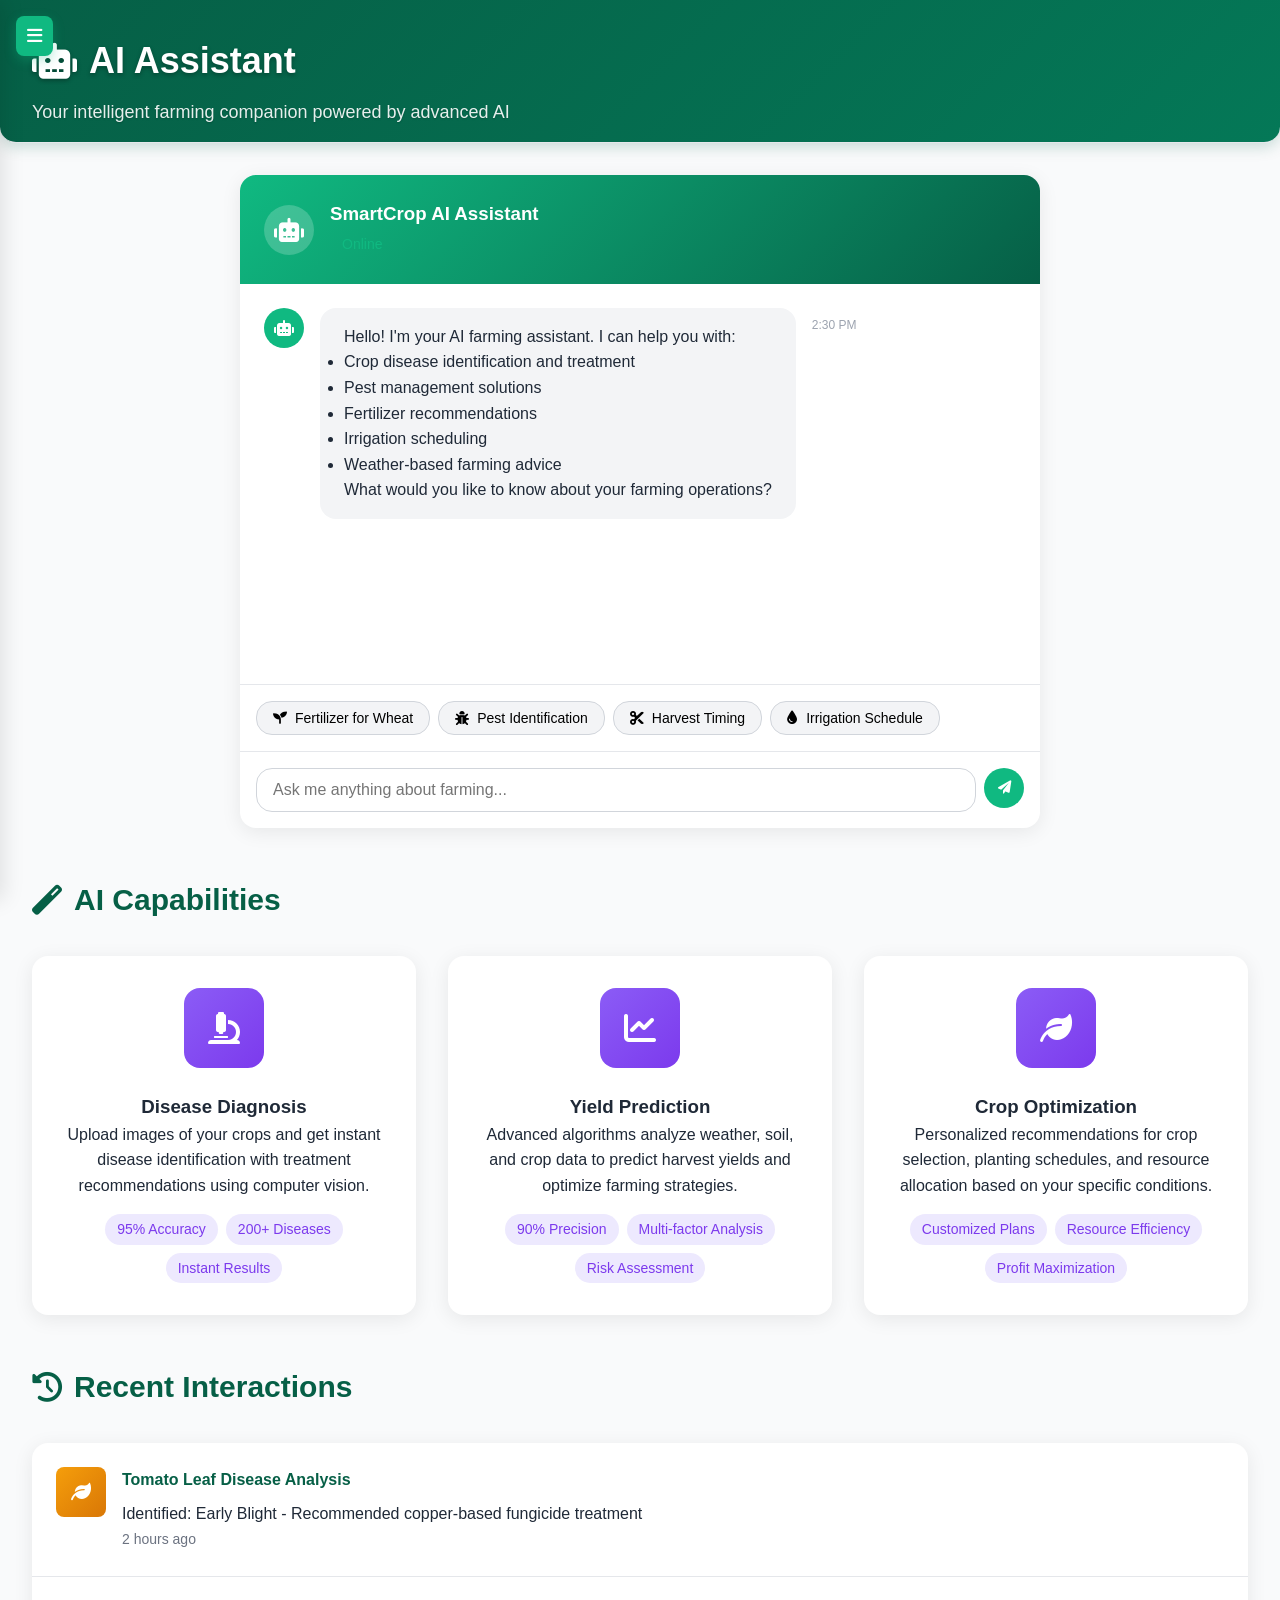
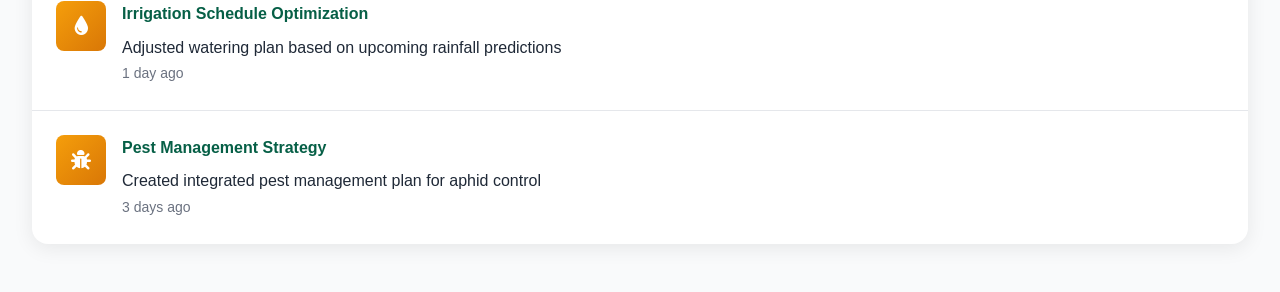
<file: ai-assistant.html>
<!DOCTYPE html>
<html lang="en">
<head>
    <meta charset="UTF-8">
    <meta name="viewport" content="width=device-width, initial-scale=1.0">
    <title>AI Assistant - SmartCrop</title>
    <link rel="stylesheet" href="styles.css">
    <link rel="stylesheet" href="https://cdnjs.cloudflare.com/ajax/libs/font-awesome/6.0.0/css/all.min.css">
</head>
<body>
    <!-- Sidebar Navigation -->
    <div class="sidebar" id="sidebar">
        <div class="logo">
            <h2><i class="fas fa-seedling"></i> SmartCrop</h2>
        </div>
        <nav class="nav-menu">
            <a href="index.html" class="nav-item">
                <i class="fas fa-home"></i> Home
            </a>
            <a href="market.html" class="nav-item">
                <i class="fas fa-chart-line"></i> Market
            </a>
            <a href="learning.html" class="nav-item">
                <i class="fas fa-graduation-cap"></i> Learning
            </a>
            <a href="sensors.html" class="nav-item">
                <i class="fas fa-microchip"></i> Sensors
            </a>
            <a href="weather.html" class="nav-item">
                <i class="fas fa-cloud-sun"></i> Weather
            </a>
            <a href="ai-assistant.html" class="nav-item active">
                <i class="fas fa-robot"></i> AI Assistant
            </a>
            <a href="faqs.html" class="nav-item">
                <i class="fas fa-question-circle"></i> FAQs
            </a>
            <a href="contact.html" class="nav-item">
                <i class="fas fa-envelope"></i> Contact Us
            </a>
            <a href="login.html" class="nav-item">
                <i class="fas fa-sign-in-alt"></i> Sign In / Login
            </a>
        </nav>
        <div class="language-toggle">
            <button onclick="toggleLanguage()" id="langBtn">
                <i class="fas fa-globe"></i> English
            </button>
        </div>
    </div>

    <!-- Main Content -->
    <div class="main-content">
        <div class="page-header">
            <h1><i class="fas fa-robot"></i> AI Assistant</h1>
            <p>Your intelligent farming companion powered by advanced AI</p>
        </div>

        <!-- Chat Interface -->
        <section class="chat-section">
            <div class="chat-container">
                <div class="chat-header">
                    <div class="ai-avatar">
                        <i class="fas fa-robot"></i>
                    </div>
                    <div class="ai-info">
                        <h3>SmartCrop AI Assistant</h3>
                        <span class="status online">Online</span>
                    </div>
                </div>
                
                <div class="chat-messages" id="chatMessages">
                    <div class="message ai-message">
                        <div class="message-avatar">
                            <i class="fas fa-robot"></i>
                        </div>
                        <div class="message-content">
                            <p>Hello! I'm your AI farming assistant. I can help you with:</p>
                            <ul>
                                <li>Crop disease identification and treatment</li>
                                <li>Pest management solutions</li>
                                <li>Fertilizer recommendations</li>
                                <li>Irrigation scheduling</li>
                                <li>Weather-based farming advice</li>
                            </ul>
                            <p>What would you like to know about your farming operations?</p>
                        </div>
                        <div class="message-time">2:30 PM</div>
                    </div>
                </div>

                <div class="chat-input-container">
                    <div class="quick-questions">
                        <button class="quick-btn" onclick="sendQuickQuestion('What fertilizer should I use for wheat?')">
                            <i class="fas fa-seedling"></i> Fertilizer for Wheat
                        </button>
                        <button class="quick-btn" onclick="sendQuickQuestion('How to identify pest damage?')">
                            <i class="fas fa-bug"></i> Pest Identification
                        </button>
                        <button class="quick-btn" onclick="sendQuickQuestion('When should I harvest my crops?')">
                            <i class="fas fa-cut"></i> Harvest Timing
                        </button>
                        <button class="quick-btn" onclick="sendQuickQuestion('Irrigation schedule for current weather?')">
                            <i class="fas fa-tint"></i> Irrigation Schedule
                        </button>
                    </div>
                    <div class="input-area">
                        <input type="text" id="messageInput" placeholder="Ask me anything about farming..." onkeypress="handleEnter(event)">
                        <button class="send-btn" onclick="sendMessage()" title="Send Message">
                            <i class="fas fa-paper-plane"></i>
                        </button>
                    </div>
                </div>
            </div>
        </section>

        <!-- AI Capabilities Section -->
        <section class="capabilities-section">
            <h2><i class="fas fa-magic"></i> AI Capabilities</h2>
            <div class="capabilities-grid">
                <div class="capability-card">
                    <div class="capability-icon">
                        <i class="fas fa-microscope"></i>
                    </div>
                    <h3>Disease Diagnosis</h3>
                    <p>Upload images of your crops and get instant disease identification with treatment recommendations using computer vision.</p>
                    <div class="capability-features">
                        <span>95% Accuracy</span>
                        <span>200+ Diseases</span>
                        <span>Instant Results</span>
                    </div>
                </div>
                <div class="capability-card">
                    <div class="capability-icon">
                        <i class="fas fa-chart-line"></i>
                    </div>
                    <h3>Yield Prediction</h3>
                    <p>Advanced algorithms analyze weather, soil, and crop data to predict harvest yields and optimize farming strategies.</p>
                    <div class="capability-features">
                        <span>90% Precision</span>
                        <span>Multi-factor Analysis</span>
                        <span>Risk Assessment</span>
                    </div>
                </div>
                <div class="capability-card">
                    <div class="capability-icon">
                        <i class="fas fa-leaf"></i>
                    </div>
                    <h3>Crop Optimization</h3>
                    <p>Personalized recommendations for crop selection, planting schedules, and resource allocation based on your specific conditions.</p>
                    <div class="capability-features">
                        <span>Customized Plans</span>
                        <span>Resource Efficiency</span>
                        <span>Profit Maximization</span>
                    </div>
                </div>
            </div>
        </section>

        <!-- Recent Interactions Section -->
        <section class="recent-section">
            <h2><i class="fas fa-history"></i> Recent Interactions</h2>
            <div class="recent-interactions">
                <div class="interaction-item">
                    <div class="interaction-icon">
                        <i class="fas fa-leaf"></i>
                    </div>
                    <div class="interaction-content">
                        <h4>Tomato Leaf Disease Analysis</h4>
                        <p>Identified: Early Blight - Recommended copper-based fungicide treatment</p>
                        <span class="interaction-time">2 hours ago</span>
                    </div>
                </div>
                <div class="interaction-item">
                    <div class="interaction-icon">
                        <i class="fas fa-tint"></i>
                    </div>
                    <div class="interaction-content">
                        <h4>Irrigation Schedule Optimization</h4>
                        <p>Adjusted watering plan based on upcoming rainfall predictions</p>
                        <span class="interaction-time">1 day ago</span>
                    </div>
                </div>
                <div class="interaction-item">
                    <div class="interaction-icon">
                        <i class="fas fa-bug"></i>
                    </div>
                    <div class="interaction-content">
                        <h4>Pest Management Strategy</h4>
                        <p>Created integrated pest management plan for aphid control</p>
                        <span class="interaction-time">3 days ago</span>
                    </div>
                </div>
            </div>
        </section>
    </div>

    <script src="script.js"></script>
    <script src="ai-chat.js"></script>
</body>
</html>
</file>
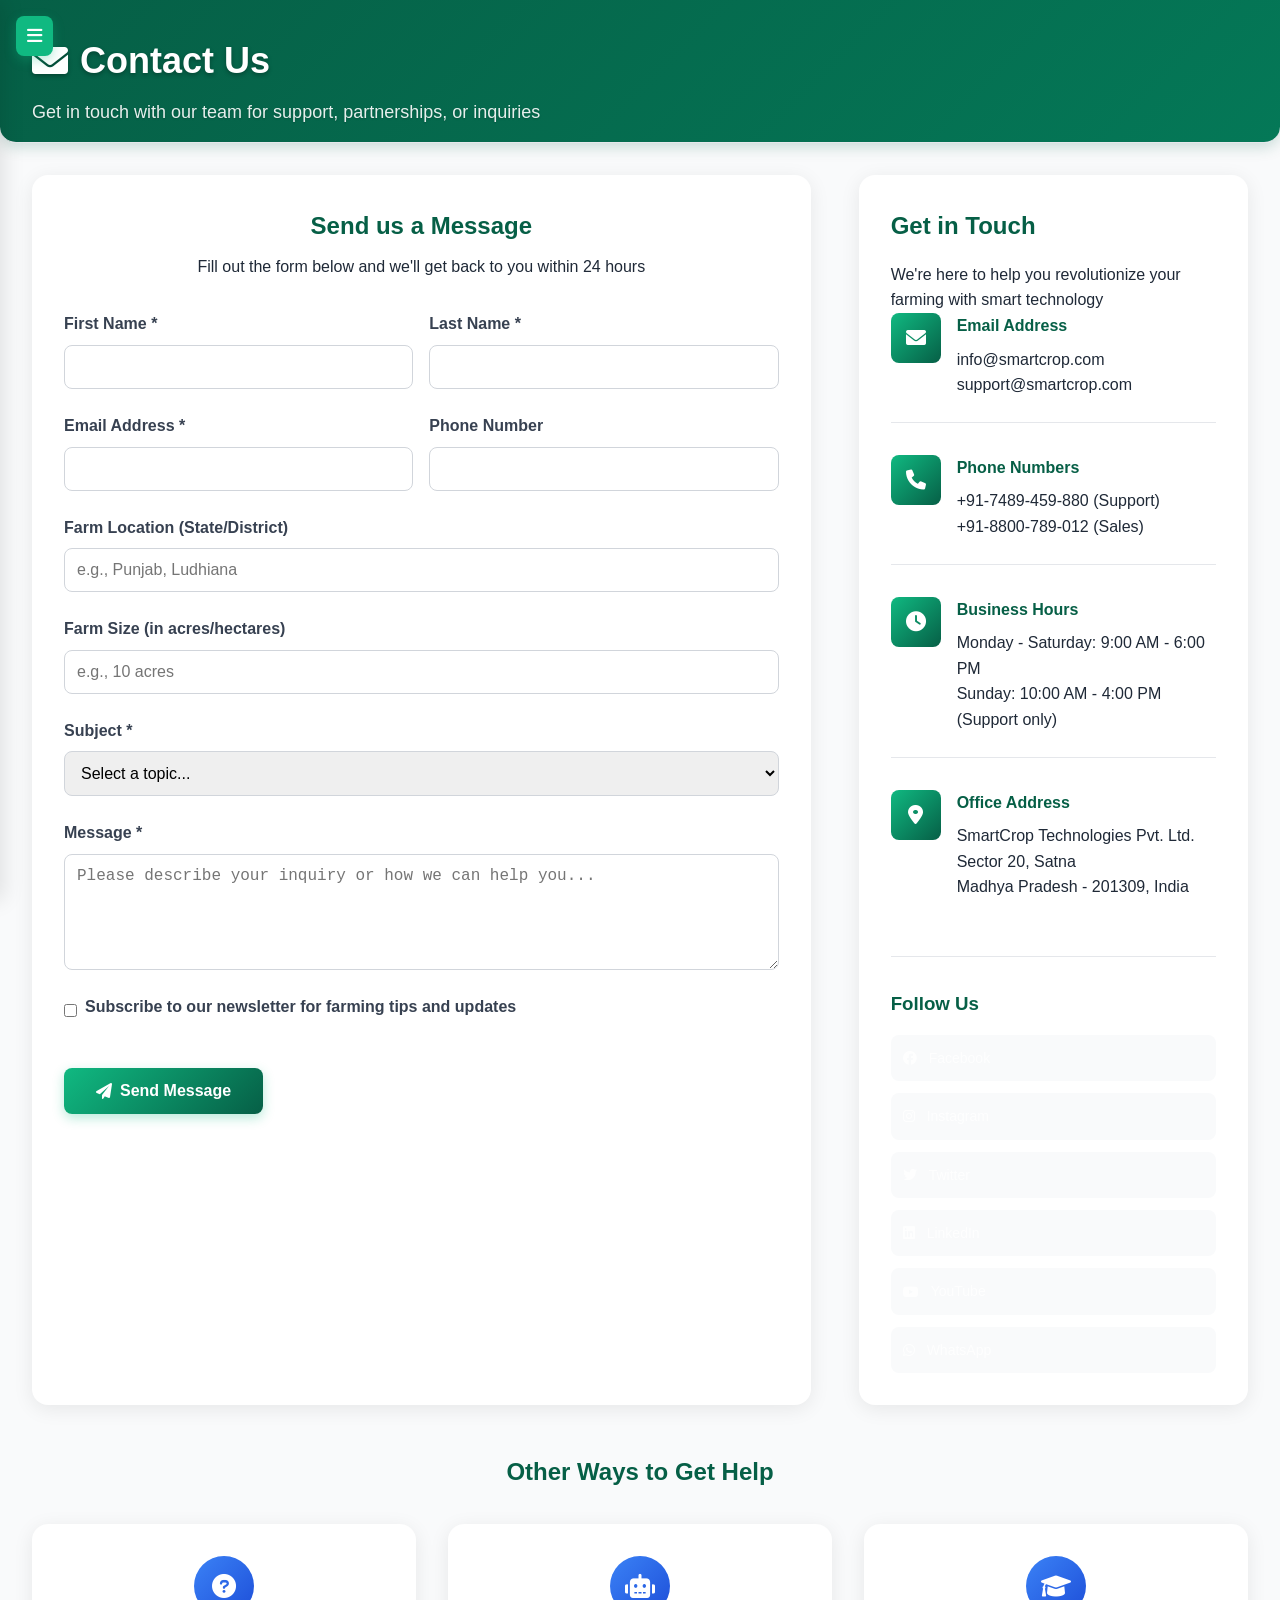
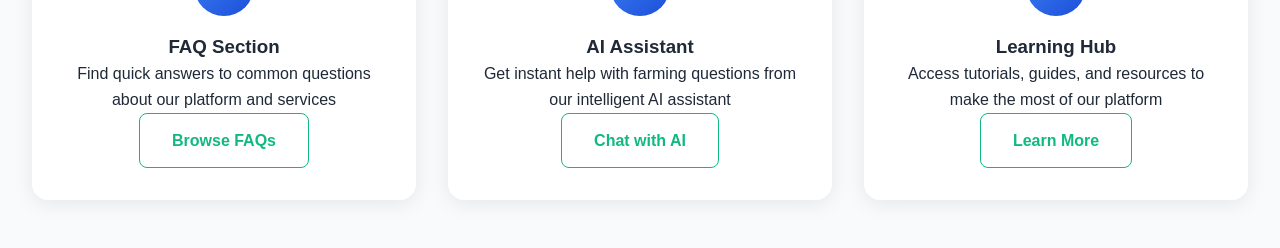
<file: contact.html>
<!DOCTYPE html>
<html lang="en">
<head>
    <meta charset="UTF-8">
    <meta name="viewport" content="width=device-width, initial-scale=1.0">
    <title>Contact Us - SmartCrop</title>
    <link rel="stylesheet" href="styles.css">
    <link rel="stylesheet" href="https://cdnjs.cloudflare.com/ajax/libs/font-awesome/6.0.0/css/all.min.css">
</head>
<body>
    <!-- Sidebar Navigation -->
    <div class="sidebar" id="sidebar">
        <div class="logo">
            <h2><i class="fas fa-seedling"></i> SmartCrop</h2>
        </div>
        <nav class="nav-menu">
            <a href="index.html" class="nav-item">
                <i class="fas fa-home"></i> Home
            </a>
            <a href="market.html" class="nav-item">
                <i class="fas fa-chart-line"></i> Market
            </a>
            <a href="learning.html" class="nav-item">
                <i class="fas fa-graduation-cap"></i> Learning
            </a>
            <a href="sensors.html" class="nav-item">
                <i class="fas fa-microchip"></i> Sensors
            </a>
            <a href="weather.html" class="nav-item">
                <i class="fas fa-cloud-sun"></i> Weather
            </a>
            <a href="ai-assistant.html" class="nav-item">
                <i class="fas fa-robot"></i> AI Assistant
            </a>
            <a href="faqs.html" class="nav-item">
                <i class="fas fa-question-circle"></i> FAQs
            </a>
            <a href="contact.html" class="nav-item active">
                <i class="fas fa-envelope"></i> Contact Us
            </a>
            <a href="login.html" class="nav-item">
                <i class="fas fa-sign-in-alt"></i> Sign In / Login
            </a>
        </nav>
        <div class="language-toggle">
            <button onclick="toggleLanguage()" id="langBtn">
                <i class="fas fa-globe"></i> English
            </button>
        </div>
    </div>

    <!-- Main Content -->
    <div class="main-content">
        <div class="page-header">
            <h1><i class="fas fa-envelope"></i> Contact Us</h1>
            <p>Get in touch with our team for support, partnerships, or inquiries</p>
        </div>

        <div class="contact-container">
            <!-- Contact Form -->
            <section class="contact-form-section">
                <div class="form-header">
                    <h2>Send us a Message</h2>
                    <p>Fill out the form below and we'll get back to you within 24 hours</p>
                </div>
                
                <form class="contact-form" id="contactForm">
                    <div class="form-row">
                        <div class="form-group">
                            <label for="firstName">First Name *</label>
                            <input type="text" id="firstName" name="firstName" required>
                        </div>
                        <div class="form-group">
                            <label for="lastName">Last Name *</label>
                            <input type="text" id="lastName" name="lastName" required>
                        </div>
                    </div>
                    
                    <div class="form-row">
                        <div class="form-group">
                            <label for="email">Email Address *</label>
                            <input type="email" id="email" name="email" required>
                        </div>
                        <div class="form-group">
                            <label for="phone">Phone Number</label>
                            <input type="tel" id="phone" name="phone">
                        </div>
                    </div>
                    
                    <div class="form-group">
                        <label for="farmLocation">Farm Location (State/District)</label>
                        <input type="text" id="farmLocation" name="farmLocation" placeholder="e.g., Punjab, Ludhiana">
                    </div>
                    
                    <div class="form-group">
                        <label for="farmSize">Farm Size (in acres/hectares)</label>
                        <input type="text" id="farmSize" name="farmSize" placeholder="e.g., 10 acres">
                    </div>
                    
                    <div class="form-group">
                        <label for="subject">Subject *</label>
                        <select id="subject" name="subject" required>
                            <option value="">Select a topic...</option>
                            <option value="general">General Inquiry</option>
                            <option value="technical">Technical Support</option>
                            <option value="sensors">Sensor Information</option>
                            <option value="pricing">Pricing & Subscriptions</option>
                            <option value="partnership">Partnership Opportunities</option>
                            <option value="training">Training & Workshops</option>
                            <option value="feedback">Feedback & Suggestions</option>
                        </select>
                    </div>
                    
                    <div class="form-group">
                        <label for="message">Message *</label>
                        <textarea id="message" name="message" rows="5" placeholder="Please describe your inquiry or how we can help you..." required></textarea>
                    </div>
                    
                    <div class="form-group checkbox-group">
                        <input type="checkbox" id="newsletter" name="newsletter">
                        <label for="newsletter">Subscribe to our newsletter for farming tips and updates</label>
                    </div>
                    
                    <button type="submit" class="btn btn-primary submit-btn">
                        <i class="fas fa-paper-plane"></i> Send Message
                    </button>
                </form>
            </section>

            <!-- Contact Information -->
            <section class="contact-info-section">
                <div class="contact-info">
                    <h2>Get in Touch</h2>
                    <p>We're here to help you revolutionize your farming with smart technology</p>
                    
                    <div class="info-item">
                        <div class="info-icon">
                            <i class="fas fa-envelope"></i>
                        </div>
                        <div class="info-content">
                            <h4>Email Address</h4>
                            <p>info@smartcrop.com</p>
                            <p>support@smartcrop.com</p>
                        </div>
                    </div>
                    
                    <div class="info-item">
                        <div class="info-icon">
                            <i class="fas fa-phone"></i>
                        </div>
                        <div class="info-content">
                            <h4>Phone Numbers</h4>
                            <p>+91-7489-459-880 (Support)</p>
                            <p>+91-8800-789-012 (Sales)</p>
                        </div>
                    </div>
                    
                    <div class="info-item">
                        <div class="info-icon">
                            <i class="fas fa-clock"></i>
                        </div>
                        <div class="info-content">
                            <h4>Business Hours</h4>
                            <p>Monday - Saturday: 9:00 AM - 6:00 PM</p>
                            <p>Sunday: 10:00 AM - 4:00 PM (Support only)</p>
                        </div>
                    </div>
                    
                    <div class="info-item">
                        <div class="info-icon">
                            <i class="fas fa-map-marker-alt"></i>
                        </div>
                        <div class="info-content">
                            <h4>Office Address</h4>
                            <p>SmartCrop Technologies Pvt. Ltd.<br>
                            Sector 20, Satna<br>
                            Madhya Pradesh - 201309, India</p>
                        </div>
                    </div>
                </div>
                
                <!-- Social Media Links -->
                <div class="social-media">
                    <h3>Follow Us</h3>
                    <div class="social-links">
                        <a href="#" class="social-link">
                            <i class="fab fa-facebook"></i>
                            <span>Facebook</span>
                        </a>
                        <a href="#" class="social-link">
                            <i class="fab fa-instagram"></i>
                            <span>Instagram</span>
                        </a>
                        <a href="#" class="social-link">
                            <i class="fab fa-twitter"></i>
                            <span>Twitter</span>
                        </a>
                        <a href="#" class="social-link">
                            <i class="fab fa-linkedin"></i>
                            <span>LinkedIn</span>
                        </a>
                        <a href="#" class="social-link">
                            <i class="fab fa-youtube"></i>
                            <span>YouTube</span>
                        </a>
                        <a href="#" class="social-link">
                            <i class="fab fa-whatsapp"></i>
                            <span>WhatsApp</span>
                        </a>
                    </div>
                </div>
            </section>
        </div>

        <!-- Additional Support Options -->
        <section class="support-options">
            <h2>Other Ways to Get Help</h2>
            <div class="support-grid">
                <div class="support-card">
                    <div class="support-icon">
                        <i class="fas fa-question-circle"></i>
                    </div>
                    <h3>FAQ Section</h3>
                    <p>Find quick answers to common questions about our platform and services</p>
                    <a href="faqs.html" class="btn btn-outline">Browse FAQs</a>
                </div>
                
                <div class="support-card">
                    <div class="support-icon">
                        <i class="fas fa-robot"></i>
                    </div>
                    <h3>AI Assistant</h3>
                    <p>Get instant help with farming questions from our intelligent AI assistant</p>
                    <a href="ai-assistant.html" class="btn btn-outline">Chat with AI</a>
                </div>
                
                <div class="support-card">
                    <div class="support-icon">
                        <i class="fas fa-graduation-cap"></i>
                    </div>
                    <h3>Learning Hub</h3>
                    <p>Access tutorials, guides, and resources to make the most of our platform</p>
                    <a href="learning.html" class="btn btn-outline">Learn More</a>
                </div>
            </div>
        </section>
    </div>

    <script src="script.js"></script>
    <script>
        document.getElementById('contactForm').addEventListener('submit', function(e) {
            e.preventDefault();
            
            // Show success message (in a real app, this would send data to server)
            const submitBtn = document.querySelector('.submit-btn');
            const originalText = submitBtn.innerHTML;
            
            submitBtn.innerHTML = '<i class="fas fa-check"></i> Message Sent!';
            submitBtn.style.backgroundColor = '#10B981';
            
            // Reset form after 2 seconds
            setTimeout(() => {
                this.reset();
                submitBtn.innerHTML = originalText;
                submitBtn.style.backgroundColor = '';
            }, 2000);
        });
    </script>
</body>
</html>
</file>
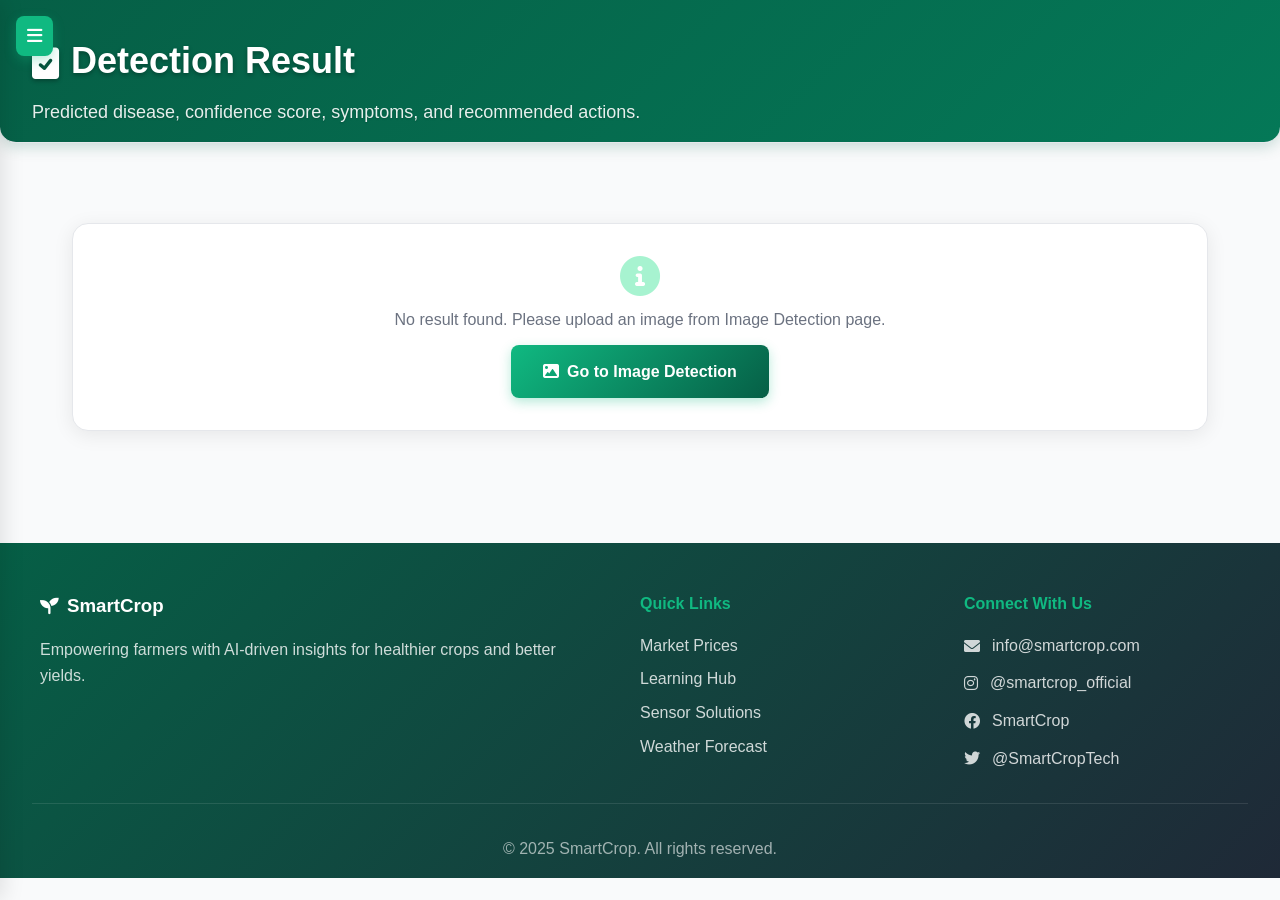
<file: detection-result.html>
<!DOCTYPE html>
<html lang="en">
<head>
  <meta charset="UTF-8" />
  <meta name="viewport" content="width=device-width, initial-scale=1.0" />
  <title>Detection Result - SmartCrop</title>
  <link rel="stylesheet" href="styles.css" />
  <link rel="stylesheet" href="https://cdnjs.cloudflare.com/ajax/libs/font-awesome/6.0.0/css/all.min.css" />
</head>
<body>
  <!-- Sidebar Navigation -->
  <div class="sidebar" id="sidebar">
    <div class="logo">
      <h2><i class="fas fa-seedling"></i> SmartCrop</h2>
    </div>
    <nav class="nav-menu">
      <a href="index.html" class="nav-item">
        <i class="fas fa-home"></i> Home
      </a>
      <a href="market.html" class="nav-item">
        <i class="fas fa-chart-line"></i> Market
      </a>
      <a href="image-detection.html" class="nav-item active">
        <i class="fas fa-image"></i> Image Detection
      </a>
      <a href="learning.html" class="nav-item">
        <i class="fas fa-graduation-cap"></i> Learning
      </a>
      <a href="sensors.html" class="nav-item">
        <i class="fas fa-microchip"></i> Sensors
      </a>
      <a href="weather.html" class="nav-item">
        <i class="fas fa-cloud-sun"></i> Weather
      </a>
      <a href="ai-assistant.html" class="nav-item">
        <i class="fas fa-robot"></i> AI Assistant
      </a>
      <a href="faqs.html" class="nav-item">
        <i class="fas fa-question-circle"></i> FAQs
      </a>
      <a href="contact.html" class="nav-item">
        <i class="fas fa-envelope"></i> Contact Us
      </a>
      <a href="login.html" class="nav-item">
        <i class="fas fa-sign-in-alt"></i> Sign In / Login
      </a>
    </nav>
    <div class="language-toggle">
      <button id="langBtn">
        <i class="fas fa-globe"></i> English
      </button>
    </div>
  </div>

  <!-- Main Content -->
  <div class="main-content">
    <header class="page-header">
      <h1><i class="fas fa-clipboard-check"></i> Detection Result</h1>
      <p>Predicted disease, confidence score, symptoms, and recommended actions.</p>
    </header>

    <section class="approaches result-section">
      <div class="card result-card">
        <div class="result-container">
          <div class="result-image-section">
            <img id="resultImage" alt="Uploaded" class="result-image" />
          </div>
          <div class="result-details-section">
            <div class="disease-header">
              <i class="fas fa-disease"></i>
              <h3 id="diseaseName">Disease</h3>
            </div>
            <p id="cropName" class="crop-info">Crop: -</p>
            <p id="confidence" class="accuracy-info">Accuracy: -%</p>

            <div class="symptoms-card">
              <h4><i class="fas fa-exclamation-triangle"></i> Key Symptoms</h4>
              <ul id="symptomsList"></ul>
            </div>

            <div class="solutions-card">
              <h4><i class="fas fa-lightbulb"></i> Recommended Actions</h4>
              <ul id="solutionsList"></ul>
            </div>

            <div class="action-buttons">
              <a class="btn btn-secondary" href="image-detection.html">
                <i class="fas fa-arrow-left"></i> Back
              </a>
              <a class="btn btn-primary" href="learning.html">
                <i class="fas fa-book"></i> Learn More
              </a>
            </div>
          </div>
        </div>
      </div>

      <div id="emptyState" class="card" style="display:none; text-align:center;">
        <i class="fas fa-info-circle" style="font-size:40px; color:#a7f3d0;"></i>
        <p style="margin-top:0.5rem; color:#6b7280;">No result found. Please upload an image from Image Detection page.</p>
        <a class="btn btn-primary" href="image-detection.html" style="margin-top:0.75rem;"><i class="fas fa-image"></i> Go to Image Detection</a>
      </div>
    </section>

    <!-- Footer -->
    <footer class="footer">
      <div class="footer-content">
        <div class="footer-section">
          <h3><i class="fas fa-seedling"></i> SmartCrop</h3>
          <p>Empowering farmers with AI-driven insights for healthier crops and better yields.</p>
        </div>
        <div class="footer-section">
          <h4>Quick Links</h4>
          <ul>
            <li><a href="market.html">Market Prices</a></li>
            <li><a href="learning.html">Learning Hub</a></li>
            <li><a href="sensors.html">Sensor Solutions</a></li>
            <li><a href="weather.html">Weather Forecast</a></li>
          </ul>
        </div>
        <div class="footer-section">
          <h4>Connect With Us</h4>
          <div class="social-links">
            <a href="mailto:info@smartcrop.com"><i class="fas fa-envelope"></i> info@smartcrop.com</a>
            <a href="#"><i class="fab fa-instagram"></i> @smartcrop_official</a>
            <a href="#"><i class="fab fa-facebook"></i> SmartCrop</a>
            <a href="#"><i class="fab fa-twitter"></i> @SmartCropTech</a>
          </div>
        </div>
      </div>
      <div class="footer-bottom">
        <p>&copy; 2025 SmartCrop. All rights reserved.</p>
      </div>
    </footer>
  </div>

  <script src="script.js"></script>
  <script src="result.js"></script>
</body>
</html>
</file>
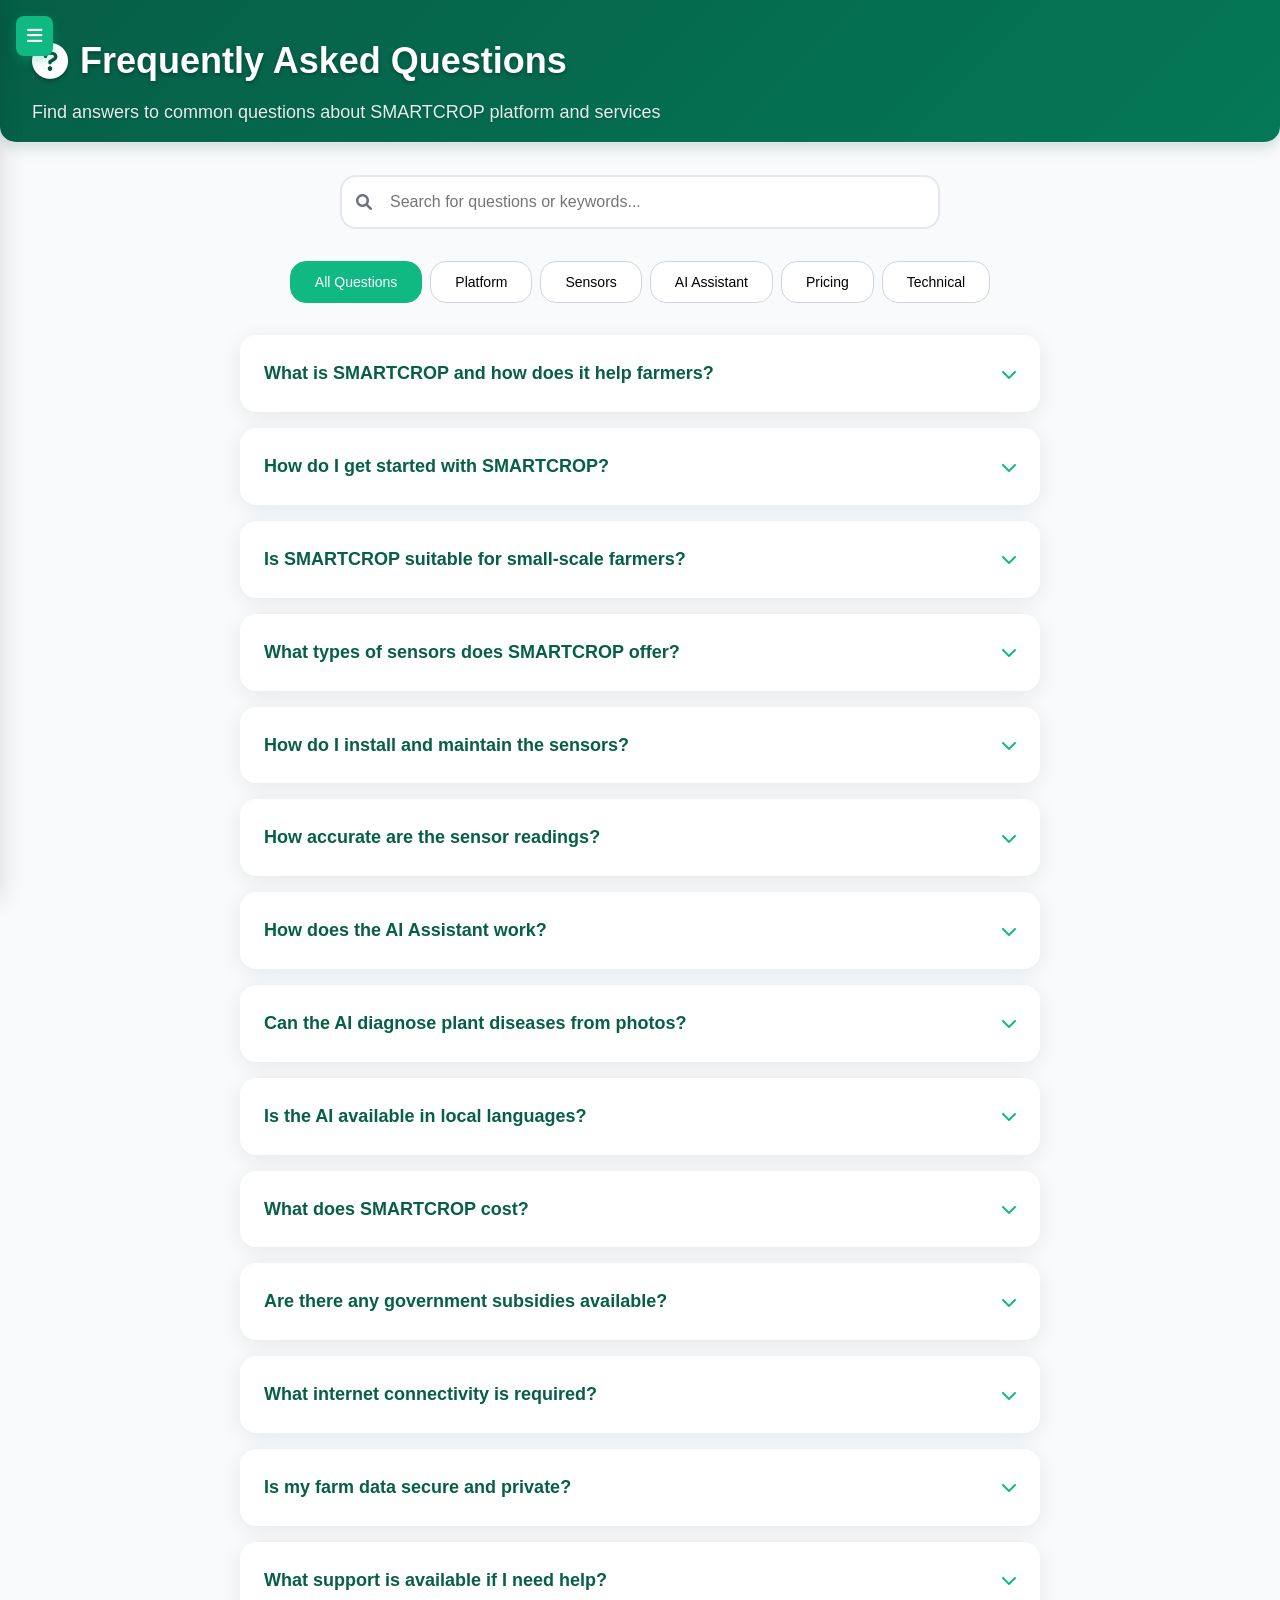
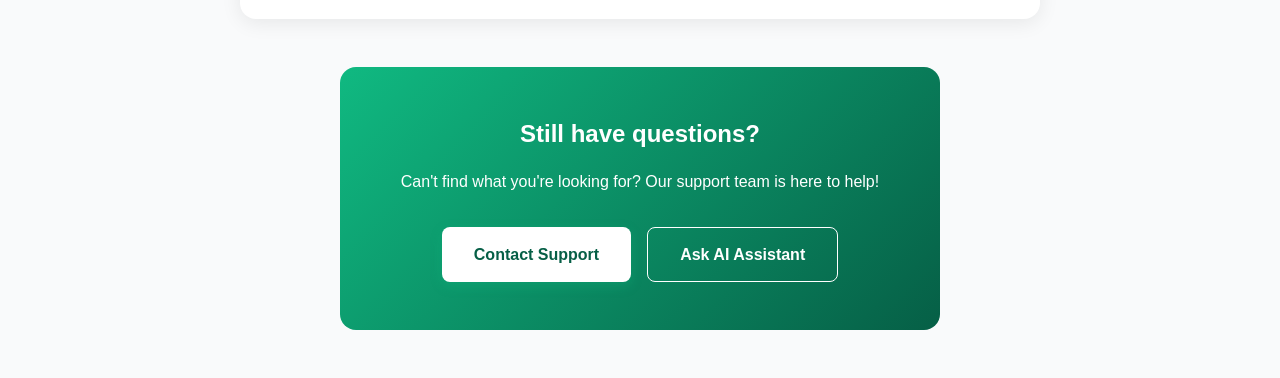
<file: faqs.html>
<!DOCTYPE html>
<html lang="en">
<head>
    <meta charset="UTF-8">
    <meta name="viewport" content="width=device-width, initial-scale=1.0">
    <title>FAQs - SMARTCROP</title>
    <link rel="stylesheet" href="styles.css">
    <link rel="stylesheet" href="https://cdnjs.cloudflare.com/ajax/libs/font-awesome/6.0.0/css/all.min.css">
</head>
<body>
    <!-- Sidebar Navigation -->
    <div class="sidebar" id="sidebar">
        <div class="logo">
            <h2><i class="fas fa-seedling"></i> SMARTCROP</h2>
        </div>
        <nav class="nav-menu">
            <a href="index.html" class="nav-item">
                <i class="fas fa-home"></i> Home
            </a>
            <a href="market.html" class="nav-item">
                <i class="fas fa-chart-line"></i> Market
            </a>
            <a href="fertilizers.html" class="nav-item">
                <i class="fas fa-flask"></i> Fertilizers
            </a>
            <a href="learning.html" class="nav-item">
                <i class="fas fa-graduation-cap"></i> Learning
            </a>
            <a href="sensors.html" class="nav-item">
                <i class="fas fa-microchip"></i> Sensors
            </a>
            <a href="weather.html" class="nav-item">
                <i class="fas fa-cloud-sun"></i> Weather
            </a>
            <a href="faqs.html" class="nav-item active">
                <i class="fas fa-question-circle"></i> FAQs
            </a>
            <a href="contact.html" class="nav-item">
                <i class="fas fa-envelope"></i> Contact Us
            </a>
            <a href="login.html" class="nav-item">
                <i class="fas fa-sign-in-alt"></i> Sign In / Login
            </a>
        </nav>
        <div class="language-toggle">
            <button onclick="toggleLanguage()" id="langBtn">
                <i class="fas fa-globe"></i> English
            </button>
        </div>
    </div>

    <!-- Main Content -->
    <div class="main-content">
        <div class="page-header">
            <h1><i class="fas fa-question-circle"></i> Frequently Asked Questions</h1>
            <p>Find answers to common questions about SMARTCROP platform and services</p>
        </div>

        <!-- Search FAQ -->
        <div class="faq-search">
            <div class="search-container">
                <i class="fas fa-search"></i>
                <input type="text" id="faqSearch" placeholder="Search for questions or keywords..." onkeyup="searchFAQs()">
            </div>
        </div>

        <!-- FAQ Categories -->
        <section class="faq-categories">
            <div class="category-buttons">
                <button class="category-btn active" onclick="filterFAQs('all')">All Questions</button>
                <button class="category-btn" onclick="filterFAQs('platform')">Platform</button>
                <button class="category-btn" onclick="filterFAQs('sensors')">Sensors</button>
                <button class="category-btn" onclick="filterFAQs('ai')">AI Assistant</button>
                <button class="category-btn" onclick="filterFAQs('pricing')">Pricing</button>
                <button class="category-btn" onclick="filterFAQs('technical')">Technical</button>
            </div>
        </section>

        <!-- FAQ Items -->
        <section class="faq-section">
            <div class="faq-container">
                <!-- Platform FAQs -->
                <div class="faq-item" data-category="platform">
                    <div class="faq-question" onclick="toggleFAQ(this)">
                        <h3>What is SMARTCROP and how does it help farmers?</h3>
                        <i class="fas fa-chevron-down"></i>
                    </div>
                    <div class="faq-answer">
                        <p>SMARTCROP is a comprehensive agricultural technology platform that helps farmers optimize their operations using IoT sensors, AI analytics, and data-driven insights. Our platform provides real-time monitoring of crops, soil conditions, weather forecasting, market information, and intelligent recommendations to increase yields while reducing costs and resource consumption.</p>
                    </div>
                </div>

                <div class="faq-item" data-category="platform">
                    <div class="faq-question" onclick="toggleFAQ(this)">
                        <h3>How do I get started with SMARTCROP?</h3>
                        <i class="fas fa-chevron-down"></i>
                    </div>
                    <div class="faq-answer">
                        <p>Getting started is simple: 1) Create your free account on our platform, 2) Complete your farm profile with basic information about your crops and land, 3) Explore our learning resources and market data, 4) Optionally connect IoT sensors for advanced monitoring, 5) Start using our AI assistant for personalized farming advice.</p>
                    </div>
                </div>

                <div class="faq-item" data-category="platform">
                    <div class="faq-question" onclick="toggleFAQ(this)">
                        <h3>Is SMARTCROP suitable for small-scale farmers?</h3>
                        <i class="fas fa-chevron-down"></i>
                    </div>
                    <div class="faq-answer">
                        <p>Absolutely! SMARTCROP is designed to benefit farmers of all scales. Small-scale farmers can access our free features including weather forecasts, market prices, learning resources, and basic AI assistance. Our sensor packages are scalable and can be customized based on farm size and budget.</p>
                    </div>
                </div>

                <!-- Sensors FAQs -->
                <div class="faq-item" data-category="sensors">
                    <div class="faq-question" onclick="toggleFAQ(this)">
                        <h3>What types of sensors does SMARTCROP offer?</h3>
                        <i class="fas fa-chevron-down"></i>
                    </div>
                    <div class="faq-answer">
                        <p>We offer a comprehensive range of agricultural sensors including: soil moisture and temperature sensors, nutrient level monitors (NPK, pH), weather monitoring stations, plant health sensors using spectral analysis, smart irrigation controllers, and AI-powered pest detection traps. All sensors integrate seamlessly with our platform for unified monitoring.</p>
                    </div>
                </div>

                <div class="faq-item" data-category="sensors">
                    <div class="faq-question" onclick="toggleFAQ(this)">
                        <h3>How do I install and maintain the sensors?</h3>
                        <i class="fas fa-chevron-down"></i>
                    </div>
                    <div class="faq-answer">
                        <p>Our sensors are designed for easy installation with detailed guides and video tutorials. Most sensors can be installed by farmers themselves within 30 minutes. We provide 24/7 technical support and our sensors are weatherproof with 2+ year battery life. Remote diagnostics help identify any issues before they affect performance.</p>
                    </div>
                </div>

                <div class="faq-item" data-category="sensors">
                    <div class="faq-question" onclick="toggleFAQ(this)">
                        <h3>How accurate are the sensor readings?</h3>
                        <i class="fas fa-chevron-down"></i>
                    </div>
                    <div class="faq-answer">
                        <p>Our sensors maintain laboratory-grade accuracy: soil moisture sensors have ±3% accuracy, temperature sensors ±0.5°C, and nutrient sensors provide precision comparable to laboratory testing. All sensors are calibrated before shipping and include automatic calibration features to maintain accuracy over time.</p>
                    </div>
                </div>

                <!-- AI Assistant FAQs -->
                <div class="faq-item" data-category="ai">
                    <div class="faq-question" onclick="toggleFAQ(this)">
                        <h3>How does the AI Assistant work?</h3>
                        <i class="fas fa-chevron-down"></i>
                    </div>
                    <div class="faq-answer">
                        <p>Our AI Assistant uses advanced machine learning algorithms trained on vast agricultural datasets. It analyzes your farm's specific conditions, sensor data, weather patterns, and crop characteristics to provide personalized recommendations. The AI can identify plant diseases from photos with 95% accuracy, predict yields, and suggest optimal farming practices.</p>
                    </div>
                </div>

                <div class="faq-item" data-category="ai">
                    <div class="faq-question" onclick="toggleFAQ(this)">
                        <h3>Can the AI diagnose plant diseases from photos?</h3>
                        <i class="fas fa-chevron-down"></i>
                    </div>
                    <div class="faq-answer">
                        <p>Yes! Simply upload clear photos of affected plants, and our AI will analyze them using computer vision technology. It can identify over 200 common plant diseases with 95% accuracy and provide specific treatment recommendations, including organic and chemical solutions based on your preferences.</p>
                    </div>
                </div>

                <div class="faq-item" data-category="ai">
                    <div class="faq-question" onclick="toggleFAQ(this)">
                        <h3>Is the AI available in local languages?</h3>
                        <i class="fas fa-chevron-down"></i>
                    </div>
                    <div class="faq-answer">
                        <p>Currently, our AI Assistant supports English and Hindi, with plans to add more regional languages. The AI understands farming terminology in both languages and can provide responses in the language of your choice. We're continuously working to expand language support based on user needs.</p>
                    </div>
                </div>

                <!-- Pricing FAQs -->
                <div class="faq-item" data-category="pricing">
                    <div class="faq-question" onclick="toggleFAQ(this)">
                        <h3>What does SMARTCROP cost?</h3>
                        <i class="fas fa-chevron-down"></i>
                    </div>
                    <div class="faq-answer">
                        <p>SMARTCROP offers flexible pricing: our Basic plan is FREE and includes weather forecasts, market prices, learning resources, and limited AI assistance. Premium plans start at ₹999/month with unlimited AI support, advanced analytics, and sensor integration. Sensor packages are available separately starting from ₹15,000 for a basic monitoring kit.</p>
                    </div>
                </div>

                <div class="faq-item" data-category="pricing">
                    <div class="faq-question" onclick="toggleFAQ(this)">
                        <h3>Are there any government subsidies available?</h3>
                        <i class="fas fa-chevron-down"></i>
                    </div>
                    <div class="faq-answer">
                        <p>Yes! Many state governments offer subsidies for agricultural technology adoption. We assist farmers in applying for relevant schemes under PM-KISAN, Digital Agriculture Mission, and various state-specific programs. Our team can help you understand eligibility and complete subsidy applications.</p>
                    </div>
                </div>

                <!-- Technical FAQs -->
                <div class="faq-item" data-category="technical">
                    <div class="faq-question" onclick="toggleFAQ(this)">
                        <h3>What internet connectivity is required?</h3>
                        <i class="fas fa-chevron-down"></i>
                    </div>
                    <div class="faq-answer">
                        <p>SMARTCROP works with basic internet connectivity. Our mobile app functions on 2G/3G/4G networks and WiFi. Sensors use low-power communication protocols and can store data locally if connectivity is temporarily unavailable. The platform automatically syncs data when connection is restored.</p>
                    </div>
                </div>

                <div class="faq-item" data-category="technical">
                    <div class="faq-question" onclick="toggleFAQ(this)">
                        <h3>Is my farm data secure and private?</h3>
                        <i class="fas fa-chevron-down"></i>
                    </div>
                    <div class="faq-answer">
                        <p>Data security is our top priority. All data is encrypted during transmission and storage. We comply with Indian data protection regulations and never share individual farm data with third parties without explicit consent. Farmers maintain full ownership and control of their data and can export or delete it anytime.</p>
                    </div>
                </div>

                <div class="faq-item" data-category="technical">
                    <div class="faq-question" onclick="toggleFAQ(this)">
                        <h3>What support is available if I need help?</h3>
                        <i class="fas fa-chevron-down"></i>
                    </div>
                    <div class="faq-answer">
                        <p>We provide comprehensive support including: 24/7 technical helpline, video tutorials and documentation, WhatsApp support in local languages, on-field assistance for sensor installation, regular webinars and training sessions, and a community forum where farmers can share experiences and solutions.</p>
                    </div>
                </div>
            </div>
        </section>

        <!-- Still have questions section -->
        <section class="help-section">
            <div class="help-card">
                <h3>Still have questions?</h3>
                <p>Can't find what you're looking for? Our support team is here to help!</p>
                <div class="help-buttons">
                    <a href="contact.html" class="btn btn-primary">Contact Support</a>
                    <a href="ai-assistant.html" class="btn btn-outline">Ask AI Assistant</a>
                </div>
            </div>
        </section>
    </div>

    <script src="script.js"></script>
    <script src="faqs.js"></script>
</body>
</html>
</file>
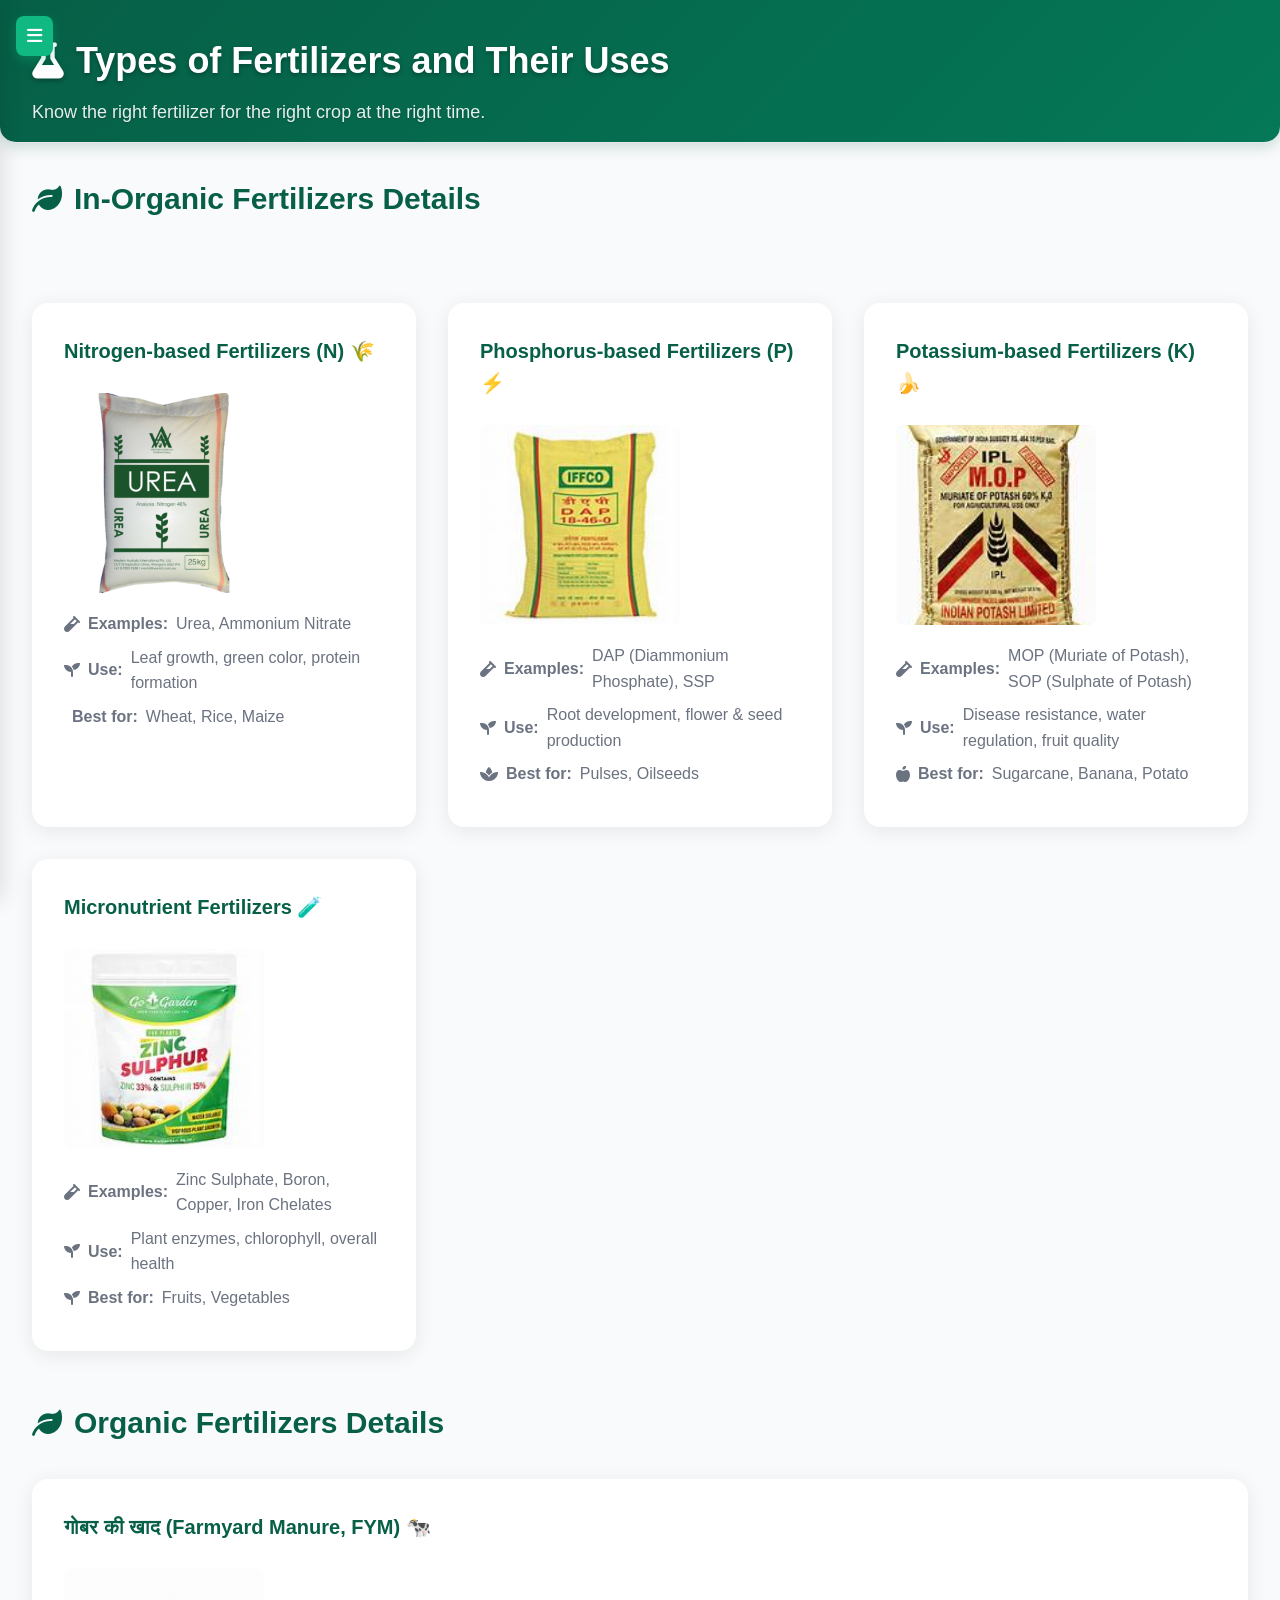
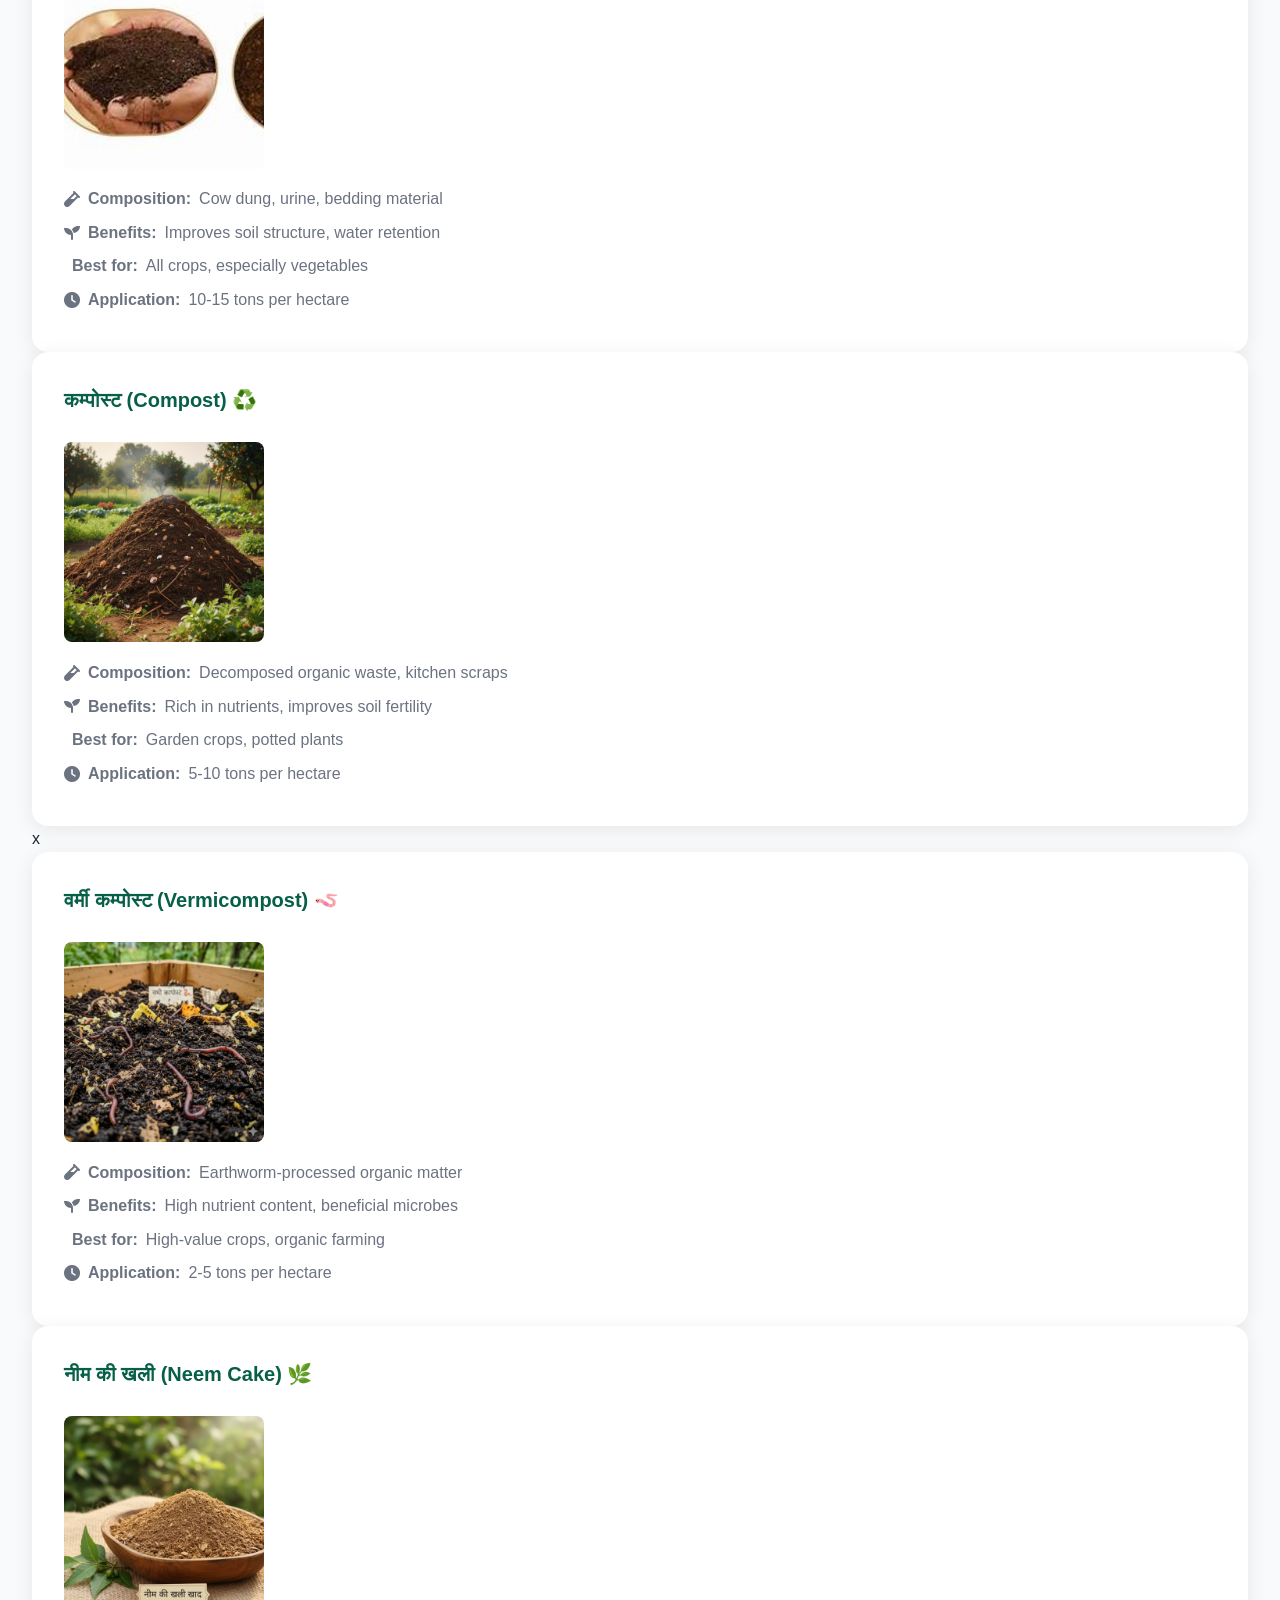
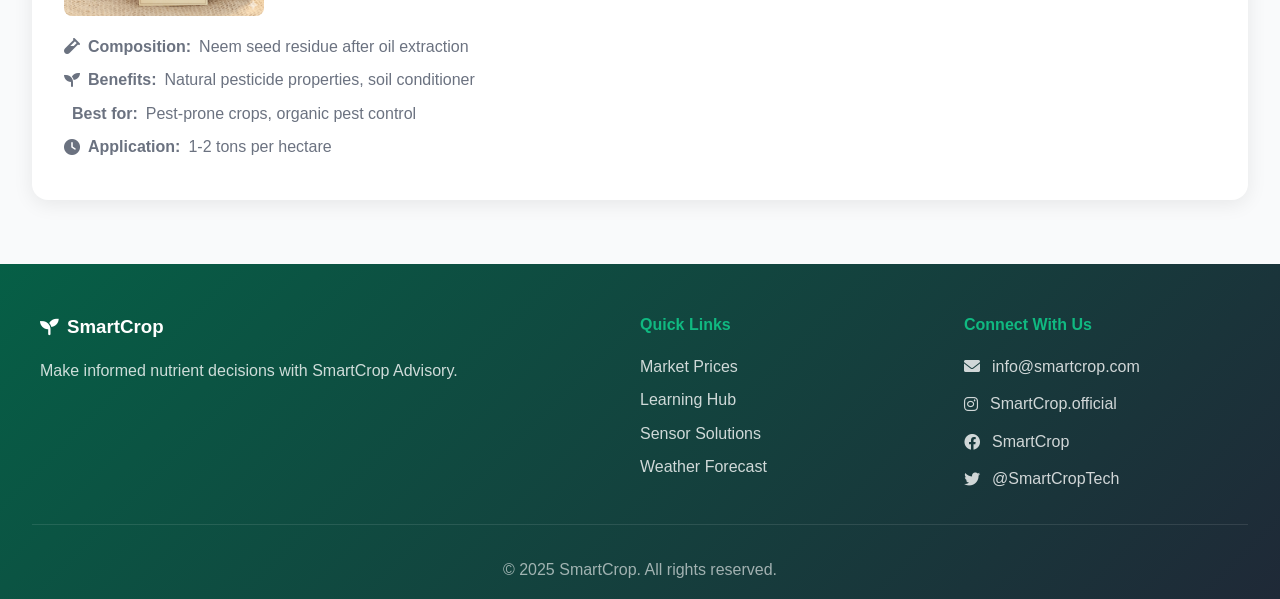
<file: fertilizers.html>
<!DOCTYPE html>
<html lang="en">
<head>
    <meta charset="UTF-8">
    <meta name="viewport" content="width=device-width, initial-scale=1.0">
    <title>SmartCrop - Fertilizers</title>
    <link rel="stylesheet" href="styles.css">
    <link rel="stylesheet" href="https://cdnjs.cloudflare.com/ajax/libs/font-awesome/6.0.0/css/all.min.css">
</head>
<body>
    <!-- Sidebar Navigation -->
    <div class="sidebar" id="sidebar">
        <div class="logo">
            <h2><i class="fas fa-seedling"></i>SmartCrop</h2>
        </div>
        <nav class="nav-menu">
            <a href="index.html" class="nav-item">
                <i class="fas fa-home"></i> Home
            </a>
            <a href="market.html" class="nav-item">
                <i class="fas fa-chart-line"></i> Market
            </a>
            <a href="fertilizers.html" class="nav-item active">
                <i class="fas fa-flask"></i> Fertilizers
            </a>
            <a href="learning.html" class="nav-item">
                <i class="fas fa-graduation-cap"></i> Learning
            </a>
            <a href="sensors.html" class="nav-item">
                <i class="fas fa-microchip"></i> Sensors
            </a>
            <a href="weather.html" class="nav-item">
                <i class="fas fa-cloud-sun"></i> Weather
            </a>
            <a href="ai-assistant.html" class="nav-item">
                <i class="fas fa-robot"></i> AI Assistant
            </a>
            <a href="faqs.html" class="nav-item">
                <i class="fas fa-question-circle"></i> FAQs
            </a>
            <a href="contact.html" class="nav-item">
                <i class="fas fa-envelope"></i> Contact Us
            </a>
            <a href="login.html" class="nav-item">
                <i class="fas fa-sign-in-alt"></i> Sign In / Login
            </a>
        </nav>
        <div class="language-toggle">
            <button id="langBtn">
                <i class="fas fa-globe"></i> English / हिन्दी
            </button>
        </div>
    </div>

    <!-- Main Content -->
    <div class="main-content">
        <header class="page-header">
            <h1><i class="fas fa-flask"></i> Types of Fertilizers and Their Uses</h1>
            <p>Know the right fertilizer for the right crop at the right time.</p>
        </header>

        <section class="market-section">
            <h2><i class="fas fa-leaf"></i> In-Organic Fertilizers Details</h2>
            <div class="market-grid">
            </div>
        </section>

        <section class="market-section">
            <div class="market-grid">
                <!-- Nitrogen-based Fertilizers -->
                <div class="market-card">
                    <h3>Nitrogen-based Fertilizers (N) 🌾</h3>
                    <img src="Urea-A-300x300.webp" alt="Urea Fertilizer" style="width: 200px; height: 200px; object-fit: cover; border-radius: 8px; margin: 10px 0;">
                    <div class="market-details">
                        <p><i class="fas fa-vial"></i> <strong>Examples:</strong> Urea, Ammonium Nitrate</p>
                        <p><i class="fas fa-seedling"></i> <strong>Use:</strong> Leaf growth, green color, protein formation</p>
                        <p><i class="fas fa-wheat-awn"></i> <strong>Best for:</strong> Wheat, Rice, Maize</p>
                    </div>
                </div>

                <!-- Phosphorus-based Fertilizers -->
                <div class="market-card">
                    <h3>Phosphorus-based Fertilizers (P) ⚡</h3>
                    <img src="DAP.jpg" alt="DAP Fertilizer" style="width: 200px; height: 200px; object-fit: cover; border-radius: 8px; margin: 10px 0;">
                    
                    <div class="market-details">
                        <p><i class="fas fa-vial"></i> <strong>Examples:</strong> DAP (Diammonium Phosphate), SSP</p>
                        <p><i class="fas fa-seedling"></i> <strong>Use:</strong> Root development, flower & seed production</p>
                        <p><i class="fas fa-spa"></i> <strong>Best for:</strong> Pulses, Oilseeds</p>
                    </div>
                </div>

                <!-- Potassium-based Fertilizers -->
                <div class="market-card">
                    <h3>Potassium-based Fertilizers (K) 🍌</h3>
                    <img src="ipl.jpg" alt="IPL Fertilizer" style="width: 200px; height: 200px; object-fit: cover; border-radius: 8px; margin: 10px 0;">
                    <div class="market-details">
                        <p><i class="fas fa-vial"></i> <strong>Examples:</strong> MOP (Muriate of Potash), SOP (Sulphate of Potash)</p>
                        <p><i class="fas fa-seedling"></i> <strong>Use:</strong> Disease resistance, water regulation, fruit quality</p>
                        <p><i class="fas fa-apple-whole"></i> <strong>Best for:</strong> Sugarcane, Banana, Potato</p>
                    </div>
                </div>

                <!-- Micronutrient Fertilizers -->
                <div class="market-card">
                    <h3>Micronutrient Fertilizers 🧪</h3>
                    <img src="Zinc.jpg" alt="Zinc Fertilizer" style="width: 200px; height: 200px; object-fit: cover; border-radius: 8px; margin: 10px 0;">
                    <div class="market-details">
                        <p><i class="fas fa-vial"></i> <strong>Examples:</strong> Zinc Sulphate, Boron, Copper, Iron Chelates</p>
                        <p><i class="fas fa-seedling"></i> <strong>Use:</strong> Plant enzymes, chlorophyll, overall health</p>
                        <p><i class="fas fa-seedling"></i> <strong>Best for:</strong> Fruits, Vegetables</p>
                    </div>
                </div>
            </div>
        </section>

        <!-- Organic Fertilizers Detailed Section -->
        <section class="market-section">
            <h2><i class="fas fa-leaf"></i> Organic Fertilizers Details</h2>
            <div class="market-grid"></div>
                <!-- गोबर की खाद (Farmyard Manure, FYM) -->
                <div class="market-card">
                    <h3>गोबर की खाद (Farmyard Manure, FYM) 🐄</h3>
                    <img src= "gover khad.jpg" alt="FYM Fertilizer" style="width: 200px; height: 200px; object-fit: cover; border-radius: 8px; margin: 10px 0;">
                    <div class="market-details">
                        <p><i class="fas fa-vial"></i> <strong>Composition:</strong> Cow dung, urine, bedding material</p>
                        <p><i class="fas fa-seedling"></i> <strong>Benefits:</strong> Improves soil structure, water retention</p>
                        <p><i class="fas fa-wheat-awn"></i> <strong>Best for:</strong> All crops, especially vegetables</p>
                        <p><i class="fas fa-clock"></i> <strong>Application:</strong> 10-15 tons per hectare</p>
                    </div>
                </div>

                <!-- कम्पोस्ट (Compost) -->
                <div class="market-card">
                    <h3>कम्पोस्ट (Compost) ♻️</h3>
                    <img src= "Gemini_Generated_Image_sd1x6gsd1x6gsd1x.png" alt="Compost Fertilizer" style="width: 200px; height: 200px; object-fit: cover; border-radius: 8px; margin: 10px 0;">
                    <div class="market-details">
                        <p><i class="fas fa-vial"></i> <strong>Composition:</strong> Decomposed organic waste, kitchen scraps</p>
                        <p><i class="fas fa-seedling"></i> <strong>Benefits:</strong> Rich in nutrients, improves soil fertility</p>
                        <p><i class="fas fa-wheat-awn"></i> <strong>Best for:</strong> Garden crops, potted plants</p>
                        <p><i class="fas fa-clock"></i> <strong>Application:</strong> 5-10 tons per hectare</p>
                    </div>
                </div>

                <!-- वर्मी कम्पोस्ट (Vermicompost) -->x
                <div class="market-card">
                    <h3>वर्मी कम्पोस्ट (Vermicompost) 🪱</h3>
                    <img src= "Gemini_Generated_Image_x1sra6x1sra6x1sr.png" alt="Vermicompost Fertilizer" style="width: 200px; height: 200px; object-fit: cover; border-radius: 8px; margin: 10px 0;">
                    <div class="market-details">
                        <p><i class="fas fa-vial"></i> <strong>Composition:</strong> Earthworm-processed organic matter</p>
                        <p><i class="fas fa-seedling"></i> <strong>Benefits:</strong> High nutrient content, beneficial microbes</p>
                        <p><i class="fas fa-wheat-awn"></i> <strong>Best for:</strong> High-value crops, organic farming</p>
                        <p><i class="fas fa-clock"></i> <strong>Application:</strong> 2-5 tons per hectare</p>
                    </div>
                </div>

                <!-- नीम की खली (Neem Cake) -->
                <div class="market-card">
                    <h3>नीम की खली (Neem Cake) 🌿</h3>
                    <img src= "Gemini_Generated_Image_km9cgckm9cgckm9c.png" alt="Neem Cake Fertilizer" style="width: 200px; height: 200px; object-fit: cover; border-radius: 8px; margin: 10px 0;">
                    <div class="market-details">
                        <p><i class="fas fa-vial"></i> <strong>Composition:</strong> Neem seed residue after oil extraction</p>
                        <p><i class="fas fa-seedling"></i> <strong>Benefits:</strong> Natural pesticide properties, soil conditioner</p>
                        <p><i class="fas fa-wheat-awn"></i> <strong>Best for:</strong> Pest-prone crops, organic pest control</p>
                        <p><i class="fas fa-clock"></i> <strong>Application:</strong> 1-2 tons per hectare</p>
                    </div>
                </div>
            </div>
        </section>

        <footer class="footer">
            <div class="footer-content">
                <div class="footer-section">
                    <h3><i class="fas fa-seedling"></i> SmartCrop</h3>
                    <p>Make informed nutrient decisions with SmartCrop Advisory.</p>
                </div>
                <div class="footer-section">
                    <h4>Quick Links</h4>
                    <ul>
                        <li><a href="market.html">Market Prices</a></li>
                        <li><a href="learning.html">Learning Hub</a></li>
                        <li><a href="sensors.html">Sensor Solutions</a></li>
                        <li><a href="weather.html">Weather Forecast</a></li>
                    </ul>
                </div>
                <div class="footer-section">
                    <h4>Connect With Us</h4>
                    <div class="social-links">
                        <a href="mailto:info@smartcrop.com"><i class="fas fa-envelope"></i> info@smartcrop.com</a>
                        <a href="#"><i class="fab fa-instagram"></i> SmartCrop.official</a>
                        <a href="#"><i class="fab fa-facebook"></i> SmartCrop</a>
                        <a href="#"><i class="fab fa-twitter"></i> @SmartCropTech</a>
                    </div>
                </div>
            </div>
            <div class="footer-bottom">
                <p>&copy; 2025 SmartCrop. All rights reserved.</p>
            </div>
        </footer>
    </div>

    <script src="script.js"></script>
</body>
</html>
</file>
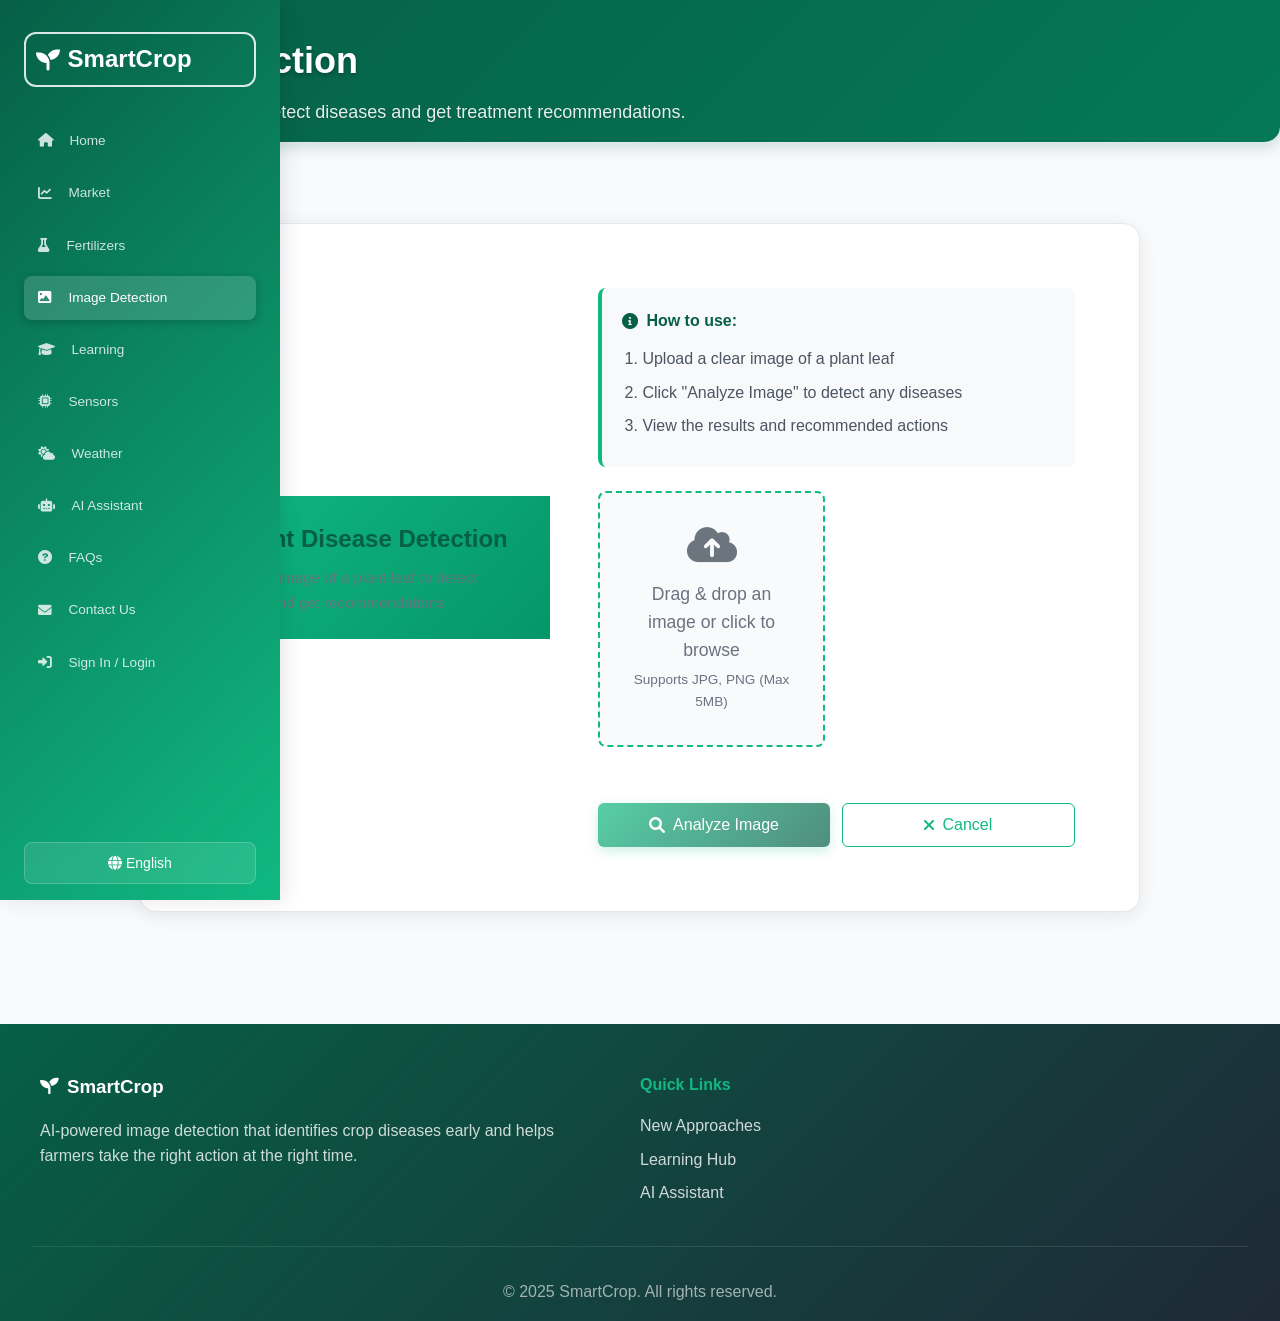
<file: image-detection.html>
<!DOCTYPE html>
<html lang="en">
<head>
    <meta charset="UTF-8" />
    <meta name="viewport" content="width=device-width, initial-scale=1.0" />
    <title>Image Detection - SmartCrop</title>
    <link rel="stylesheet" href="styles.css" />
    <link rel="stylesheet" href="https://cdnjs.cloudflare.com/ajax/libs/font-awesome/6.0.0/css/all.min.css" />
</head>
<body>
    <!-- Sidebar Navigation -->
    <div class="sidebar" id="sidebar">
        <div class="logo">
            <h2><i class="fas fa-seedling"></i> SmartCrop</h2>
        </div>
        <nav class="nav-menu">
            <a href="index.html" class="nav-item">
                <i class="fas fa-home"></i> Home
            </a>
            <a href="market.html" class="nav-item">
                <i class="fas fa-chart-line"></i> Market
            </a>
            <a href="fertilizers.html" class="nav-item">
                <i class="fas fa-flask"></i> Fertilizers
            </a>
            <a href="image-detection.html" class="nav-item active">
                <i class="fas fa-image"></i> Image Detection
            </a>
            <a href="learning.html" class="nav-item">
                <i class="fas fa-graduation-cap"></i> Learning
            </a>
            <a href="sensors.html" class="nav-item">
                <i class="fas fa-microchip"></i> Sensors
            </a>
            <a href="weather.html" class="nav-item">
                <i class="fas fa-cloud-sun"></i> Weather
            </a>
            <a href="ai-assistant.html" class="nav-item">
                <i class="fas fa-robot"></i> AI Assistant
            </a>
            <a href="faqs.html" class="nav-item">
                <i class="fas fa-question-circle"></i> FAQs
            </a>
            <a href="contact.html" class="nav-item">
                <i class="fas fa-envelope"></i> Contact Us
            </a>
            <a href="login.html" class="nav-item">
                <i class="fas fa-sign-in-alt"></i> Sign In / Login
            </a>
        </nav>
        <div class="language-toggle">
            <button onclick="toggleLanguage()" id="langBtn">
                <i class="fas fa-globe"></i> English
            </button>
        </div>
    </div>

    <!-- Main Content -->
    <div class="main-content">
        <header class="page-header">
            <div class="header-content">
                <h1><i class="fas fa-image"></i> Image Detection</h1>
                <p>Upload a plant leaf image to detect diseases and get treatment recommendations.</p>
            </div>
           
        </header>

        <section class="approaches" id="uploader">
            <div class="card image-detection-card">
                <div class="card-header">
                    <h3><i class="fas fa-image"></i> Plant Disease Detection</h3>
                    <p>Upload an image of a plant leaf to detect diseases and get recommendations</p>
                </div>
                
                <div class="card-body">
                    <div class="instructions">
                        <h4><i class="fas fa-info-circle"></i> How to use:</h4>
                        <ol>
                            <li>Upload a clear image of a plant leaf</li>
                            <li>Click "Analyze Image" to detect any diseases</li>
                            <li>View the results and recommended actions</li>
                        </ol>
                    </div>
                    
                    <div class="upload-container">
                        <input type="file" id="imageUpload" accept="image/*" class="file-input">
                        <label for="imageUpload">
                            <div class="upload-area" id="dropZone">
                                <i class="fas fa-cloud-upload-alt upload-icon"></i>
                                <p class="upload-text">Drag & drop an image or click to browse</p>
                                <p class="upload-subtext">Supports JPG, PNG (Max 5MB)</p>
                            </div>
                        </label>
                        
                        <div id="imagePreviewContainer" class="preview-container">
                            <img id="imagePreview" class="preview-image" alt="Image preview">
                            <button type="button" id="clearPreviewBtn" class="clear-preview-btn" title="Remove image">
                                <i class="fas fa-times"></i>
                            </button>
                        </div>
                    </div>

                    <div class="action-buttons">
                        <button type="button" id="analyzeBtn" class="btn btn-primary" disabled>
                            <i class="fas fa-search"></i> Analyze Image
                        </button>
                        <button type="button" id="cancelBtn" class="btn btn-outline" disabled>
                            <i class="fas fa-times"></i> Cancel
                        </button>
                    </div>
                </div>
            </div>

            <!-- Results Card (Initially hidden) -->
            <div id="resultsCard" class="card detection-card">
                <div class="card-header">
                    <h3><i class="fas fa-chart-line"></i> Analysis Results</h3>
                </div>
                <div class="card-body">
                    <div id="loadingIndicator" class="loading-indicator">
                        <div class="spinner"></div>
                        <p>Analyzing your image...</p>
                    </div>
                    <div id="detectionResult" class="detection-result"></div>
                </div>
            </div>
        </div>

        <!-- Footer -->
        <footer class="footer">
            <div class="footer-content">
                <div class="footer-section">
                    <h3><i class="fas fa-seedling"></i> SmartCrop</h3>
                    <p>AI-powered image detection that identifies crop diseases early and helps farmers take the right action at the right time.</p>
                </div>
                <div class="footer-section">
                    <h4>Quick Links</h4>
                    <ul>
                        <li><a href="index.html#about">New Approaches</a></li>
                        <li><a href="learning.html">Learning Hub</a></li>
                        <li><a href="ai-assistant.html">AI Assistant</a></li>
                    </ul>
                </div>
            </div>
            <div class="footer-bottom">
                <p>&copy; 2025 SmartCrop. All rights reserved.</p>
            </div>
        </footer>
    </div>

    <script src="js/image-detection.js"></script>
    <script>
        // Initialize the page
        document.addEventListener('DOMContentLoaded', function() {
            // Initialize any additional page-specific JavaScript here
            const resultsCard = document.getElementById('resultsCard');
            const loadingIndicator = document.getElementById('loadingIndicator');
            const imagePreviewContainer = document.getElementById('imagePreviewContainer');
            
            if (resultsCard) resultsCard.style.display = 'none';
            if (loadingIndicator) loadingIndicator.style.display = 'none';
            if (imagePreviewContainer) imagePreviewContainer.style.display = 'none';
        });
    </script>
   
</body>
</html>
</file>
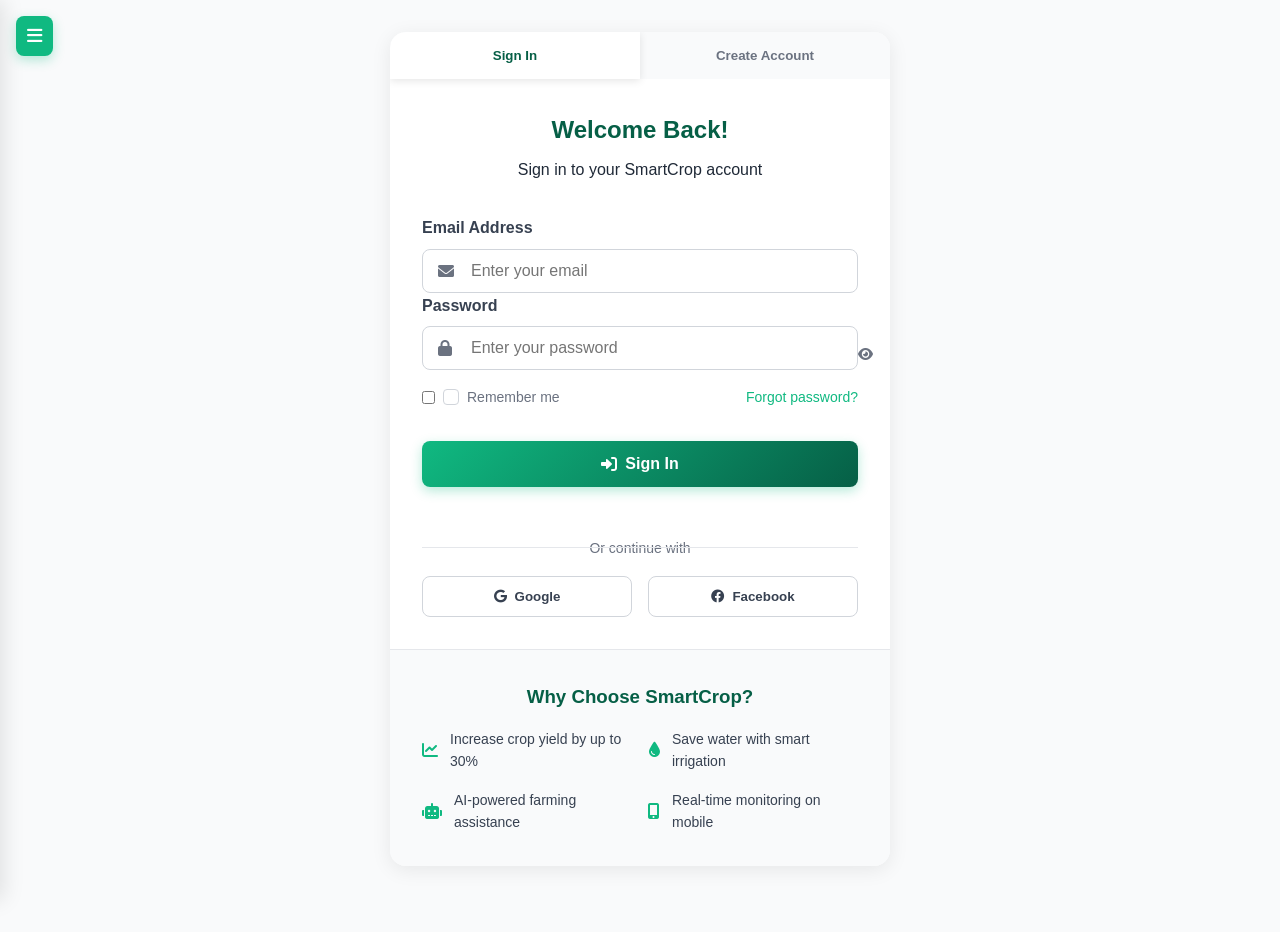
<file: login.html>
<!DOCTYPE html>
<html lang="en">
<head>
    <meta charset="UTF-8">
    <meta name="viewport" content="width=device-width, initial-scale=1.0">
    <title>Sign In / Login -SmartCrop</title>
    <link rel="stylesheet" href="styles.css">
    <link rel="stylesheet" href="https://cdnjs.cloudflare.com/ajax/libs/font-awesome/6.0.0/css/all.min.css">
</head>
<body>
    <!-- Sidebar Navigation -->
    <div class="sidebar" id="sidebar">
        <div class="logo">
            <h2><i class="fas fa-seedling"></i> SmartCrop</h2>
        </div>
        <nav class="nav-menu">
            <a href="index.html" class="nav-item">
                <i class="fas fa-home"></i> Home
            </a>
            <a href="market.html" class="nav-item">
                <i class="fas fa-chart-line"></i> Market
            </a>
            <a href="learning.html" class="nav-item">
                <i class="fas fa-graduation-cap"></i> Learning
            </a>
            <a href="sensors.html" class="nav-item">
                <i class="fas fa-microchip"></i> Sensors
            </a>
            <a href="weather.html" class="nav-item">
                <i class="fas fa-cloud-sun"></i> Weather
            </a>
            <a href="ai-assistant.html" class="nav-item">
                <i class="fas fa-robot"></i> AI Assistant
            </a>
            <a href="faqs.html" class="nav-item">
                <i class="fas fa-question-circle"></i> FAQs
            </a>
            <a href="contact.html" class="nav-item">
                <i class="fas fa-envelope"></i> Contact Us
            </a>
            <a href="login.html" class="nav-item active">
                <i class="fas fa-sign-in-alt"></i> Sign In / Login
            </a>
        </nav>
        <div class="language-toggle">
            <button onclick="toggleLanguage()" id="langBtn">
                <i class="fas fa-globe"></i> English
            </button>
        </div>
    </div>

    <!-- Main Content -->
    <div class="main-content">
        <div class="login-container">
            <div class="login-tabs">
                <button class="tab-btn active" onclick="showTab('login')">Sign In</button>
                <button class="tab-btn" onclick="showTab('register')">Create Account</button>
            </div>

            <!-- Sign In Form -->
            <div id="loginForm" class="auth-form active">
                <div class="form-header">
                    <h2>Welcome Back!</h2>
                    <p>Sign in to your SmartCrop account</p>
                </div>

                <form class="login-form" id="signinForm">
                    <div class="form-group">
                        <label for="loginEmail">Email Address</label>
                        <div class="input-group">
                            <i class="fas fa-envelope"></i>
                            <input type="email" id="loginEmail" name="email" placeholder="Enter your email" required>
                        </div>
                    </div>

                    <div class="form-group">
                        <label for="loginPassword">Password</label>
                        <div class="input-group">
                            <i class="fas fa-lock"></i>
                            <input type="password" id="loginPassword" name="password" placeholder="Enter your password" required>
                            <button type="button" class="password-toggle" onclick="togglePassword('loginPassword')">
                                <i class="fas fa-eye"></i>
                            </button>
                        </div>
                    </div>

                    <div class="form-options">
                        <label class="checkbox-container">
                            <input type="checkbox" name="remember">
                            <span class="checkmark"></span>
                            Remember me
                        </label>
                        <a href="#" class="forgot-link">Forgot password?</a>
                    </div>

                    <button type="submit" class="btn btn-primary auth-btn">
                        <i class="fas fa-sign-in-alt"></i> Sign In
                    </button>
                </form>

                <div class="social-login">
                    <div class="divider">
                        <span>Or continue with</span>
                    </div>
                    <div class="social-buttons">
                        <button class="social-btn google">
                            <i class="fab fa-google"></i> Google
                        </button>
                        <button class="social-btn facebook">
                            <i class="fab fa-facebook"></i> Facebook
                        </button>
                    </div>
                </div>
            </div>

            <!-- Register Form -->
            <div id="registerForm" class="auth-form">
                <div class="form-header">
                    <h2>Join SmartCrop</h2>
                    <p>Create your account to get started</p>
                </div>

                <form class="register-form" id="signupForm">
                    <div class="form-row">
                        <div class="form-group">
                            <label for="firstName">First Name</label>
                            <div class="input-group">
                                <i class="fas fa-user"></i>
                                <input type="text" id="firstName" name="firstName" placeholder="First name" required>
                            </div>
                        </div>
                        <div class="form-group">
                            <label for="lastName">Last Name</label>
                            <div class="input-group">
                                <i class="fas fa-user"></i>
                                <input type="text" id="lastName" name="lastName" placeholder="Last name" required>
                            </div>
                        </div>
                    </div>

                    <div class="form-group">
                        <label for="registerEmail">Email Address</label>
                        <div class="input-group">
                            <i class="fas fa-envelope"></i>
                            <input type="email" id="registerEmail" name="email" placeholder="Enter your email" required>
                        </div>
                    </div>

                    <div class="form-group">
                        <label for="phone">Phone Number</label>
                        <div class="input-group">
                            <i class="fas fa-phone"></i>
                            <input type="tel" id="phone" name="phone" placeholder="+91 XXXXX XXXXX" required>
                        </div>
                    </div>

                    <div class="form-group">
                        <label for="farmLocation">Farm Location</label>
                        <div class="input-group">
                            <i class="fas fa-map-marker-alt"></i>
                            <input type="text" id="farmLocation" name="location" placeholder="State, District" required>
                        </div>
                    </div>

                    <div class="form-group">
                        <label for="farmSize">Farm Size</label>
                        <div class="input-group">
                            <i class="fas fa-seedling"></i>
                            <select id="farmSize" name="farmSize" required>
                                <option value="">Select farm size</option>
                                <option value="small">Small (< 2 acres)</option>
                                <option value="medium">Medium (2-10 acres)</option>
                                <option value="large">Large (10-50 acres)</option>
                                <option value="enterprise">Enterprise (> 50 acres)</option>
                            </select>
                        </div>
                    </div>

                    <div class="form-row">
                        <div class="form-group">
                            <label for="registerPassword">Password</label>
                            <div class="input-group">
                                <i class="fas fa-lock"></i>
                                <input type="password" id="registerPassword" name="password" placeholder="Create password" required>
                                <button type="button" class="password-toggle" onclick="togglePassword('registerPassword')">
                                    <i class="fas fa-eye"></i>
                                </button>
                            </div>
                        </div>
                        <div class="form-group">
                            <label for="confirmPassword">Confirm Password</label>
                            <div class="input-group">
                                <i class="fas fa-lock"></i>
                                <input type="password" id="confirmPassword" name="confirmPassword" placeholder="Confirm password" required>
                                <button type="button" class="password-toggle" onclick="togglePassword('confirmPassword')">
                                    <i class="fas fa-eye"></i>
                                </button>
                            </div>
                        </div>
                    </div>

                    <div class="form-options">
                        <label class="checkbox-container">
                            <input type="checkbox" name="terms" required>
                            <span class="checkmark"></span>
                            I agree to the <a href="#">Terms of Service</a> and <a href="#">Privacy Policy</a>
                        </label>
                    </div>

                    <div class="form-options">
                        <label class="checkbox-container">
                            <input type="checkbox" name="newsletter">
                            <span class="checkmark"></span>
                            Subscribe to newsletter for farming tips and updates
                        </label>
                    </div>

                    <button type="submit" class="btn btn-primary auth-btn">
                        <i class="fas fa-user-plus"></i> Create Account
                    </button>
                </form>

                <div class="social-login">
                    <div class="divider">
                        <span>Or register with</span>
                    </div>
                    <div class="social-buttons">
                        <button class="social-btn google">
                            <i class="fab fa-google"></i> Google
                        </button>
                        <button class="social-btn facebook">
                            <i class="fab fa-facebook"></i> Facebook
                        </button>
                    </div>
                </div>
            </div>

            <!-- Features Highlight -->
            <div class="features-highlight">
                <h3>Why Choose SmartCrop?</h3>
                <div class="feature-list">
                    <div class="feature-item">
                        <i class="fas fa-chart-line"></i>
                        <span>Increase crop yield by up to 30%</span>
                    </div>
                    <div class="feature-item">
                        <i class="fas fa-tint"></i>
                        <span>Save water with smart irrigation</span>
                    </div>
                    <div class="feature-item">
                        <i class="fas fa-robot"></i>
                        <span>AI-powered farming assistance</span>
                    </div>
                    <div class="feature-item">
                        <i class="fas fa-mobile-alt"></i>
                        <span>Real-time monitoring on mobile</span>
                    </div>
                </div>
            </div>
        </div>
    </div>

    <script src="script.js"></script>
    <script>
        function showTab(tabName) {
            // Hide all forms
            document.querySelectorAll('.auth-form').forEach(form => {
                form.classList.remove('active');
            });
            
            // Remove active class from all tabs
            document.querySelectorAll('.tab-btn').forEach(btn => {
                btn.classList.remove('active');
            });
            
            // Show selected form and activate tab
            if (tabName === 'login') {
                document.getElementById('loginForm').classList.add('active');
                document.querySelectorAll('.tab-btn')[0].classList.add('active');
            } else {
                document.getElementById('registerForm').classList.add('active');
                document.querySelectorAll('.tab-btn')[1].classList.add('active');
            }
        }

        function togglePassword(inputId) {
            const input = document.getElementById(inputId);
            const icon = input.parentElement.querySelector('.password-toggle i');
            
            if (input.type === 'password') {
                input.type = 'text';
                icon.classList.remove('fa-eye');
                icon.classList.add('fa-eye-slash');
            } else {
                input.type = 'password';
                icon.classList.remove('fa-eye-slash');
                icon.classList.add('fa-eye');
            }
        }

        // Form submissions
        document.getElementById('signinForm').addEventListener('submit', function(e) {
            e.preventDefault();
            // In a real app, this would authenticate the user
            alert('Sign in functionality would be implemented here');
        });

        document.getElementById('signupForm').addEventListener('submit', function(e) {
            e.preventDefault();
            
            const password = document.getElementById('registerPassword').value;
            const confirmPassword = document.getElementById('confirmPassword').value;
            
            if (password !== confirmPassword) {
                alert('Passwords do not match!');
                return;
            }
            
            // In a real app, this would create a new user account
            alert('Account creation functionality would be implemented here');
        });
    </script>
</body>
</html>
</file>
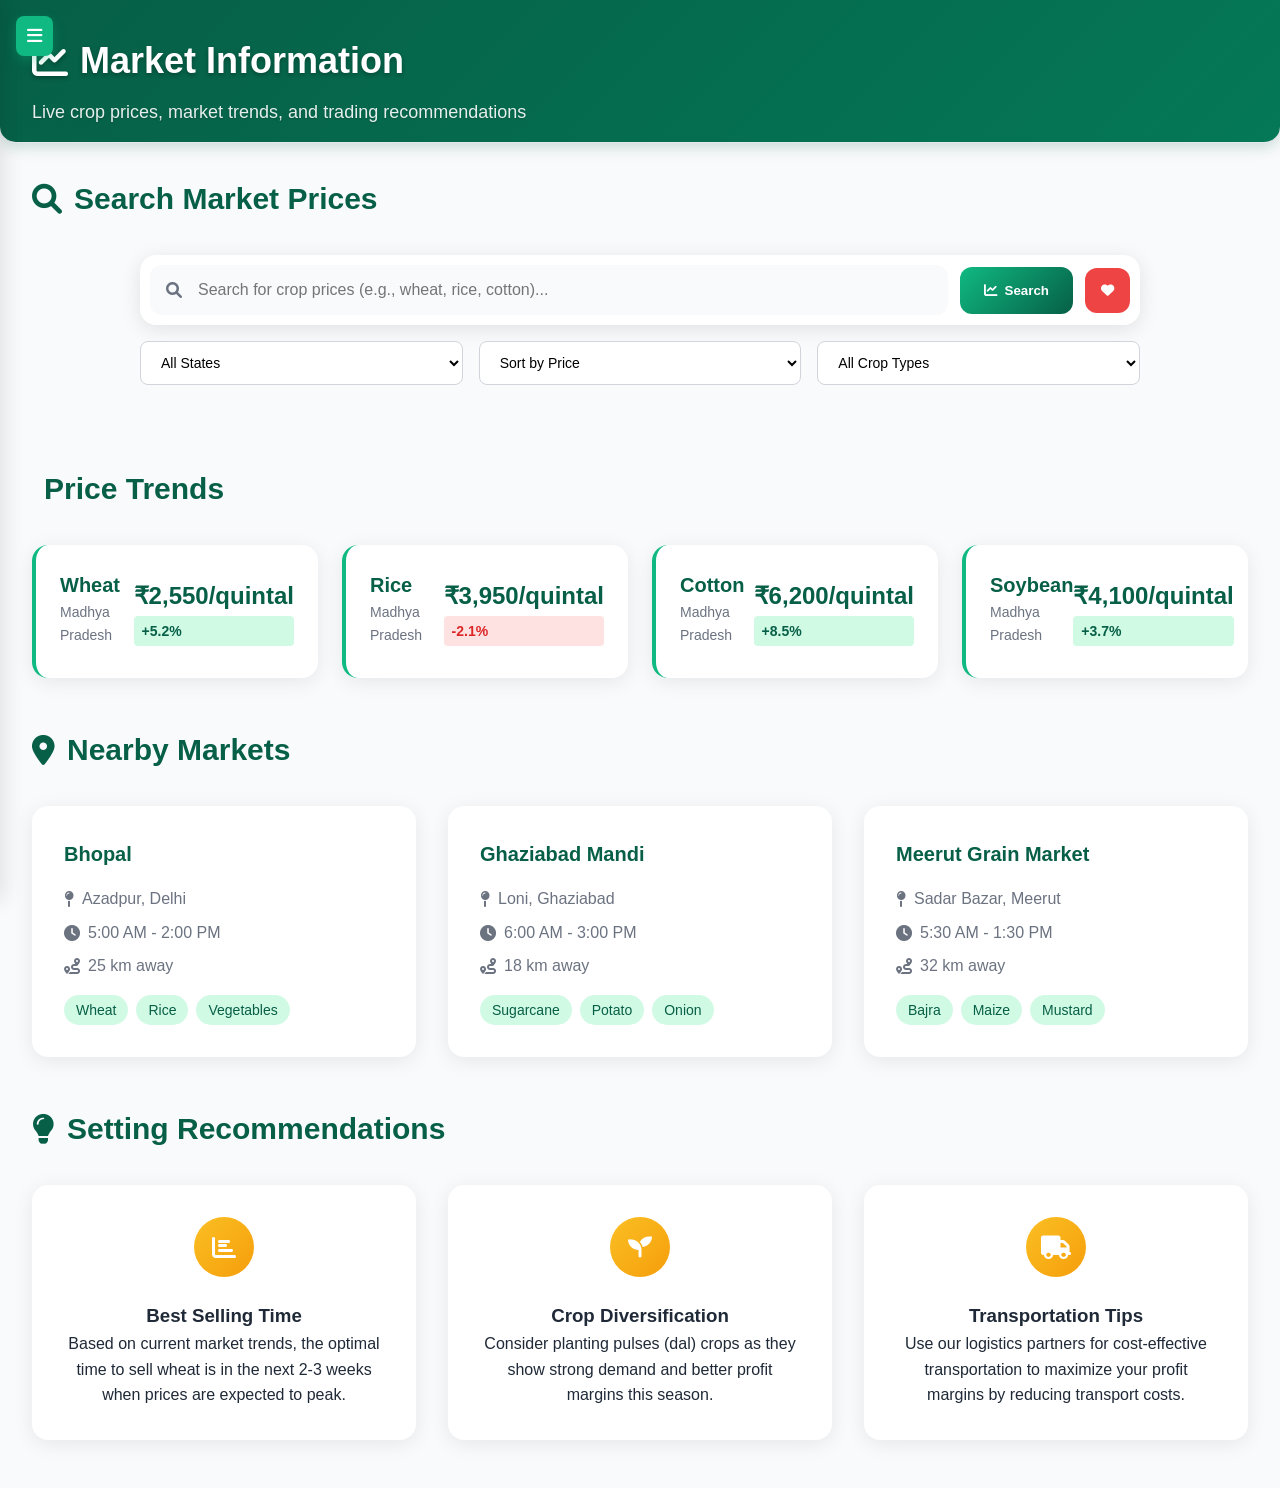
<file: market.html>
<!DOCTYPE html>
<html lang="en">
<head>
    <meta charset="UTF-8">
    <meta name="viewport" content="width=device-width, initial-scale=1.0">
    <title>Market - SmartCrop</title>
    <link rel="stylesheet" href="styles.css">
    <link rel="stylesheet" href="https://cdnjs.cloudflare.com/ajax/libs/font-awesome/6.0.0/css/all.min.css">
</head>
<body>
    <!-- Sidebar Navigation -->
    <div class="sidebar" id="sidebar">
        <div class="logo">
            <h2><i class="fas fa-seedling"></i> SmartCrop</h2>
        </div>
        <nav class="nav-menu">
            <a href="index.html" class="nav-item">
                <i class="fas fa-home"></i> Home
            </a>
            <a href="market.html" class="nav-item active">
                <i class="fas fa-chart-line"></i> Market
            </a>
            <a href="learning.html" class="nav-item">
                <i class="fas fa-graduation-cap"></i> Learning
            </a>
            <a href="sensors.html" class="nav-item">
                <i class="fas fa-microchip"></i> Sensors
            </a>
            <a href="weather.html" class="nav-item">
                <i class="fas fa-cloud-sun"></i> Weather
            </a>
            <a href="ai-assistant.html" class="nav-item">
                <i class="fas fa-robot"></i> AI Assistant
            </a>
            <a href="faqs.html" class="nav-item">
                <i class="fas fa-question-circle"></i> FAQs
            </a>
            <a href="contact.html" class="nav-item">
                <i class="fas fa-envelope"></i> Contact Us
            </a>
            <a href="login.html" class="nav-item">
                <i class="fas fa-sign-in-alt"></i> Sign In / Login
            </a>
        </nav>
        <div class="language-toggle">
            <button onclick="toggleLanguage()" id="langBtn">
                <i class="fas fa-globe"></i> English
            </button>
        </div>
    </div>
    
    <!-- Main Content -->
    <div class="main-content">
        <div class="page-header">
            <h1><i class="fas fa-chart-line"></i> Market Information</h1>
            <p>Live crop prices, market trends, and trading recommendations</p>
        </div>

                <!-- Enhanced Market Price Search Section -->
                <section class="market-section">
                    <h2><i class="fas fa-search"></i> Search Market Prices</h2>
                    <div class="market-search-container">
                        <div class="search-wrapper">
                            <div class="search-input-group">
                                <i class="fas fa-search search-icon"></i>
                                <input type="text" id="marketPriceSearch" placeholder="Search for crop prices (e.g., wheat, rice, cotton)..." class="market-search-input">
                                <button id="clearMarketBtn" class="clear-btn" style="display: none;">
                                    <i class="fas fa-times"></i>
                                </button>
                            </div>
                            <button id="marketSearchBtn" class="search-btn">
                                <i class="fas fa-chart-line"></i>
                                <span>Search</span>
                            </button>
                            <button id="favoriteBtn" class="favorite-btn" title="View favorite crops">
                                <i class="fas fa-heart"></i>
                            </button>
                        </div>
                        <div class="search-filters">
                            <select id="stateFilter" class="filter-select">
                                <option value="">All States</option>
                                <option value="Punjab">Punjab</option>
                                <option value="Haryana">Haryana</option>
                                <option value="Madhya Pradesh">Madhya Pradesh</option>
                                <option value="Gujarat">Gujarat</option>
                                <option value="Maharashtra">Maharashtra</option>
                                <option value="Uttar Pradesh">Uttar Pradesh</option>
                                <option value="Rajasthan">Rajasthan</option>
                                <option value="Karnataka">Karnataka</option>
                                <option value="Tamil Nadu">Tamil Nadu</option>
                                <option value="Andhra Pradesh">Andhra Pradesh</option>
                            </select>
                            <select id="priceSort" class="filter-select">
                                <option value="">Sort by Price</option>
                                <option value="high">High to Low</option>
                                <option value="low">Low to High</option>
                                <option value="change">Price Change</option>
                            </select>
                            <select id="cropTypeFilter" class="filter-select">
                                <option value="">All Crop Types</option>
                                <option value="cereal">Cereals</option>
                                <option value="pulse">Pulses</option>
                                <option value="oilseed">Oilseeds</option>
                                <option value="cash">Cash Crops</option>
                                <option value="vegetable">Vegetables</option>
                            </select>
                        </div>
                        <div class="market-suggestions" id="marketSuggestions"></div>
                        <div class="popular-crops" id="popularCrops">
                            <div class="popular-header">
                                <i class="fas fa-fire"></i>
                                <span>Popular Crops</span>
                            </div>
                            <div class="popular-items" id="popularItems"></div>
                        </div>
                    </div>
                    <div class="search-results" id="marketSearchResults">
                        <!-- Search results will be displayed here -->
                    </div>
                </section>
        
        <!-- Price Trends Section -->
        <section class="market-section">
            <h2><i class="fas fa-trending-up"></i> Price Trends</h2>
            <div class="price-cards">
                <div class="price-card">
                    <div class="crop-info">
                        <h3>Wheat</h3>
                        <div class="state">Madhya Pradesh</div>
                    </div>
                    <div class="price-info">
                        <div class="current-price">₹2,550/quintal</div>
                        <div class="price-change positive">+5.2%</div>
                    </div>
                </div>
                <div class="price-card">
                    <div class="crop-info">
                        <h3>Rice</h3>
                        <div class="state">Madhya Pradesh</div>
                    </div>
                    <div class="price-info">
                        <div class="current-price">₹3,950/quintal</div>
                        <div class="price-change negative">-2.1%</div>
                    </div>
                </div>
                <div class="price-card">
                    <div class="crop-info">
                        <h3>Cotton</h3>
                        <div class="state">Madhya Pradesh</div>
                    </div>
                    <div class="price-info">
                        <div class="current-price">₹6,200/quintal</div>
                        <div class="price-change positive">+8.5%</div>
                    </div>
                </div>
                <div class="price-card">
                    <div class="crop-info">
                        <h3>Soybean</h3>
                        <div class="state">Madhya Pradesh</div>
                    </div>
                    <div class="price-info">
                        <div class="current-price">₹4,100/quintal</div>
                        <div class="price-change positive">+3.7%</div>
                    </div>
                </div>
            </div>
        </section>

        <!-- Nearby Markets Section -->
        <section class="market-section">
            <h2><i class="fas fa-map-marker-alt"></i> Nearby Markets</h2>
            <div class="market-grid">
                <div class="market-card">
                    <h3>Bhopal</h3>
                    <div class="market-details">
                        <p><i class="fas fa-map-pin"></i> Azadpur, Delhi</p>
                        <p><i class="fas fa-clock"></i> 5:00 AM - 2:00 PM</p>
                        <p><i class="fas fa-route"></i> 25 km away</p>
                    </div>
                    <div class="market-crops">
                        <span class="crop-tag">Wheat</span>
                        <span class="crop-tag">Rice</span>
                        <span class="crop-tag">Vegetables</span>
                    </div>
                </div>
                <div class="market-card">
                    <h3>Ghaziabad Mandi</h3>
                    <div class="market-details">
                        <p><i class="fas fa-map-pin"></i> Loni, Ghaziabad</p>
                        <p><i class="fas fa-clock"></i> 6:00 AM - 3:00 PM</p>
                        <p><i class="fas fa-route"></i> 18 km away</p>
                    </div>
                    <div class="market-crops">
                        <span class="crop-tag">Sugarcane</span>
                        <span class="crop-tag">Potato</span>
                        <span class="crop-tag">Onion</span>
                    </div>
                </div>
                <div class="market-card">
                    <h3>Meerut Grain Market</h3>
                    <div class="market-details">
                        <p><i class="fas fa-map-pin"></i> Sadar Bazar, Meerut</p>
                        <p><i class="fas fa-clock"></i> 5:30 AM - 1:30 PM</p>
                        <p><i class="fas fa-route"></i> 32 km away</p>
                    </div>
                    <div class="market-crops">
                        <span class="crop-tag">Bajra</span>
                        <span class="crop-tag">Maize</span>
                        <span class="crop-tag">Mustard</span>
                    </div>
                </div>
            </div>
        </section>

        <!-- Recommendations Section -->
        <section class="market-section">
            <h2><i class="fas fa-lightbulb"></i> Setting Recommendations</h2>
            <div class="recommendations">
                <div class="recommendation-card">
                    <div class="rec-icon">
                        <i class="fas fa-chart-bar"></i>
                    </div>
                    <h3>Best Selling Time</h3>
                    <p>Based on current market trends, the optimal time to sell wheat is in the next 2-3 weeks when prices are expected to peak.</p>
                </div>
                <div class="recommendation-card">
                    <div class="rec-icon">
                        <i class="fas fa-seedling"></i>
                    </div>
                    <h3>Crop Diversification</h3>
                    <p>Consider planting pulses (dal) crops as they show strong demand and better profit margins this season.</p>
                </div>
                <div class="recommendation-card">
                    <div class="rec-icon">
                        <i class="fas fa-truck"></i>
                    </div>
                    <h3>Transportation Tips</h3>
                    <p>Use our logistics partners for cost-effective transportation to maximize your profit margins by reducing transport costs.</p>
                </div>
            </div>
        </section>
    </div>

    <script src="script.js"></script>
</body>
</html>
</file>
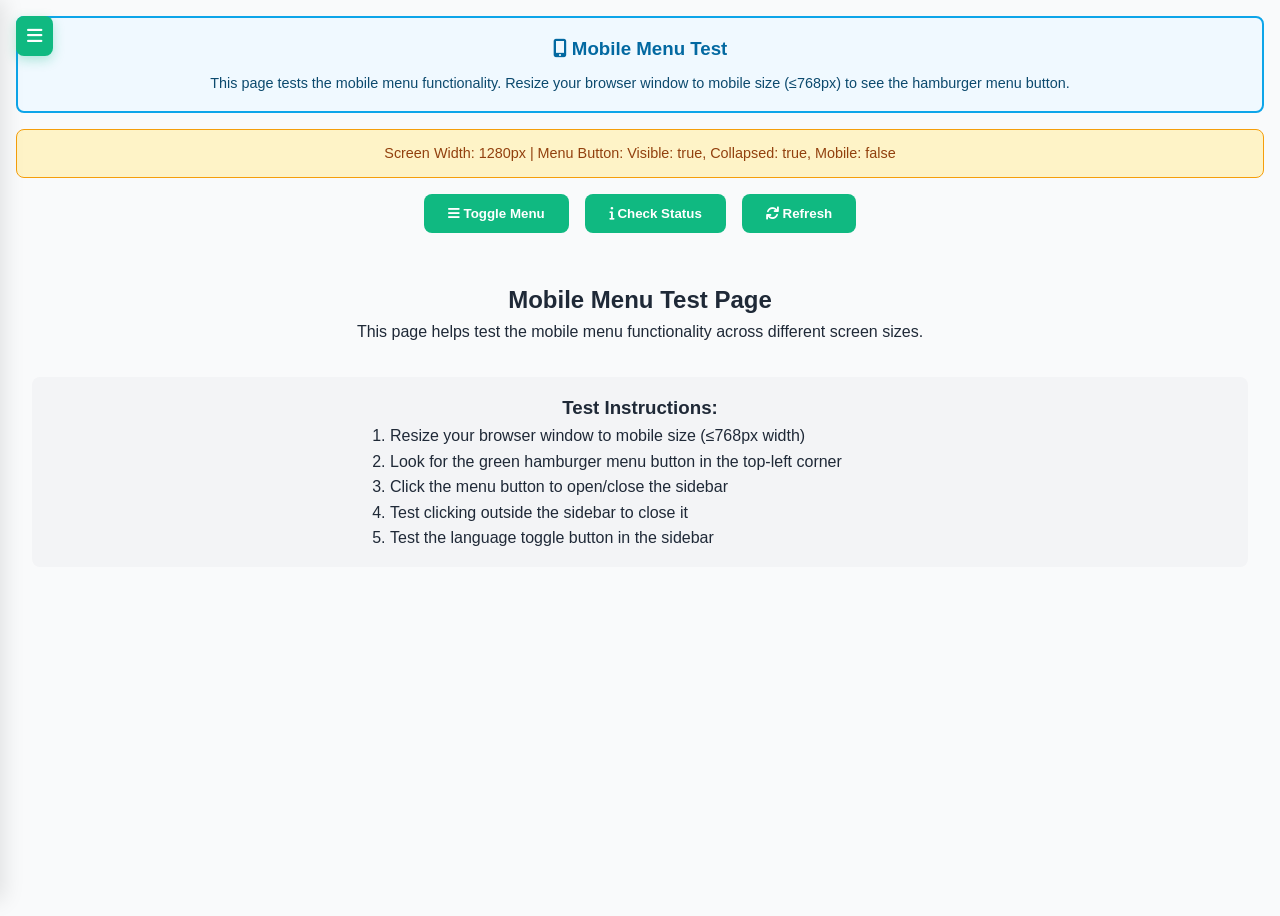
<file: mobile-test.html>
<!DOCTYPE html>
<html lang="en">
<head>
    <meta charset="UTF-8">
    <meta name="viewport" content="width=device-width, initial-scale=1.0">
    <title>Mobile Test - SmartCrop</title>
    <link rel="stylesheet" href="styles.css">
    <link rel="stylesheet" href="https://cdnjs.cloudflare.com/ajax/libs/font-awesome/6.0.0/css/all.min.css">
    <style>
        /* Mobile test specific styles */
        .mobile-test-info {
            background: #f0f9ff;
            border: 2px solid #0ea5e9;
            border-radius: 0.5rem;
            padding: 1rem;
            margin: 1rem;
            text-align: center;
        }
        
        .mobile-test-info h3 {
            color: #0369a1;
            margin-bottom: 0.5rem;
        }
        
        .mobile-test-info p {
            color: #0c4a6e;
            font-size: 0.9rem;
        }
        
        .test-buttons {
            display: flex;
            gap: 1rem;
            justify-content: center;
            margin: 1rem;
            flex-wrap: wrap;
        }
        
        .test-btn {
            background: #10b981;
            color: white;
            border: none;
            padding: 0.75rem 1.5rem;
            border-radius: 0.5rem;
            cursor: pointer;
            font-weight: 600;
            transition: all 0.3s ease;
        }
        
        .test-btn:hover {
            background: #059669;
            transform: translateY(-2px);
        }
        
        .screen-info {
            background: #fef3c7;
            border: 1px solid #f59e0b;
            border-radius: 0.5rem;
            padding: 0.75rem;
            margin: 1rem;
            text-align: center;
            font-size: 0.9rem;
            color: #92400e;
        }
    </style>
</head>
<body>
    <!-- Sidebar Navigation -->
    <div class="sidebar" id="sidebar">
        <div class="logo">
            <h2><i class="fas fa-seedling"></i> SMARTCROP</h2>
        </div>
        <nav class="nav-menu">
            <a href="index.html" class="nav-item">
                <i class="fas fa-home"></i> Home
            </a>
            <a href="market.html" class="nav-item">
                <i class="fas fa-chart-line"></i> Market
            </a>
            <a href="fertilizers.html" class="nav-item">
                <i class="fas fa-flask"></i> Fertilizers
            </a>
            <a href="learning.html" class="nav-item">
                <i class="fas fa-graduation-cap"></i> Learning
            </a>
            <a href="sensors.html" class="nav-item">
                <i class="fas fa-microchip"></i> Sensors
            </a>
            <a href="weather.html" class="nav-item">
                <i class="fas fa-cloud-sun"></i> Weather
            </a>
            <a href="ai-assistant.html" class="nav-item">
                <i class="fas fa-robot"></i> AI Assistant
            </a>
            <a href="faqs.html" class="nav-item">
                <i class="fas fa-question-circle"></i> FAQs
            </a>
            <a href="contact.html" class="nav-item">
                <i class="fas fa-envelope"></i> Contact Us
            </a>
            <a href="login.html" class="nav-item">
                <i class="fas fa-sign-in-alt"></i> Sign In / Login
            </a>
        </nav>
        <div class="language-toggle">
            <button id="langBtn">
                <i class="fas fa-globe"></i> English
            </button>
        </div>
    </div>

    <!-- Main Content -->
    <div class="main-content">
        <div class="mobile-test-info">
            <h3><i class="fas fa-mobile-alt"></i> Mobile Menu Test</h3>
            <p>This page tests the mobile menu functionality. Resize your browser window to mobile size (≤768px) to see the hamburger menu button.</p>
        </div>
        
        <div class="screen-info" id="screenInfo">
            Screen Width: <span id="screenWidth"></span>px | 
            Menu Button: <span id="menuStatus">Checking...</span>
        </div>
        
        <div class="test-buttons">
            <button class="test-btn" onclick="toggleSidebar()">
                <i class="fas fa-bars"></i> Toggle Menu
            </button>
            <button class="test-btn" onclick="checkMenuStatus()">
                <i class="fas fa-info"></i> Check Status
            </button>
            <button class="test-btn" onclick="window.location.reload()">
                <i class="fas fa-refresh"></i> Refresh
            </button>
        </div>
        
        <div style="padding: 2rem; text-align: center;">
            <h2>Mobile Menu Test Page</h2>
            <p>This page helps test the mobile menu functionality across different screen sizes.</p>
            
            <div style="margin-top: 2rem; padding: 1rem; background: #f3f4f6; border-radius: 0.5rem;">
                <h3>Test Instructions:</h3>
                <ol style="text-align: left; max-width: 500px; margin: 0 auto;">
                    <li>Resize your browser window to mobile size (≤768px width)</li>
                    <li>Look for the green hamburger menu button in the top-left corner</li>
                    <li>Click the menu button to open/close the sidebar</li>
                    <li>Test clicking outside the sidebar to close it</li>
                    <li>Test the language toggle button in the sidebar</li>
                </ol>
            </div>
        </div>
    </div>

    <script src="script.js"></script>
    <script>
        // Additional mobile test functions
        function checkMenuStatus() {
            const menuBtn = document.querySelector('.global-menu-btn');
            const sidebar = document.getElementById('sidebar');
            const isMobileDevice = window.innerWidth <= 768;
            
            document.getElementById('screenWidth').textContent = window.innerWidth;
            
            if (menuBtn) {
                const isVisible = menuBtn.style.display !== 'none';
                const isCollapsed = sidebar.classList.contains('collapsed');
                document.getElementById('menuStatus').textContent = 
                    `Visible: ${isVisible}, Collapsed: ${isCollapsed}, Mobile: ${isMobileDevice}`;
            } else {
                document.getElementById('menuStatus').textContent = 'Menu button not found';
            }
        }
        
        // Update screen info on resize
        window.addEventListener('resize', function() {
            setTimeout(checkMenuStatus, 100);
        });
        
        // Initial check
        document.addEventListener('DOMContentLoaded', function() {
            setTimeout(checkMenuStatus, 500);
        });
    </script>
</body>
</html>
</file>
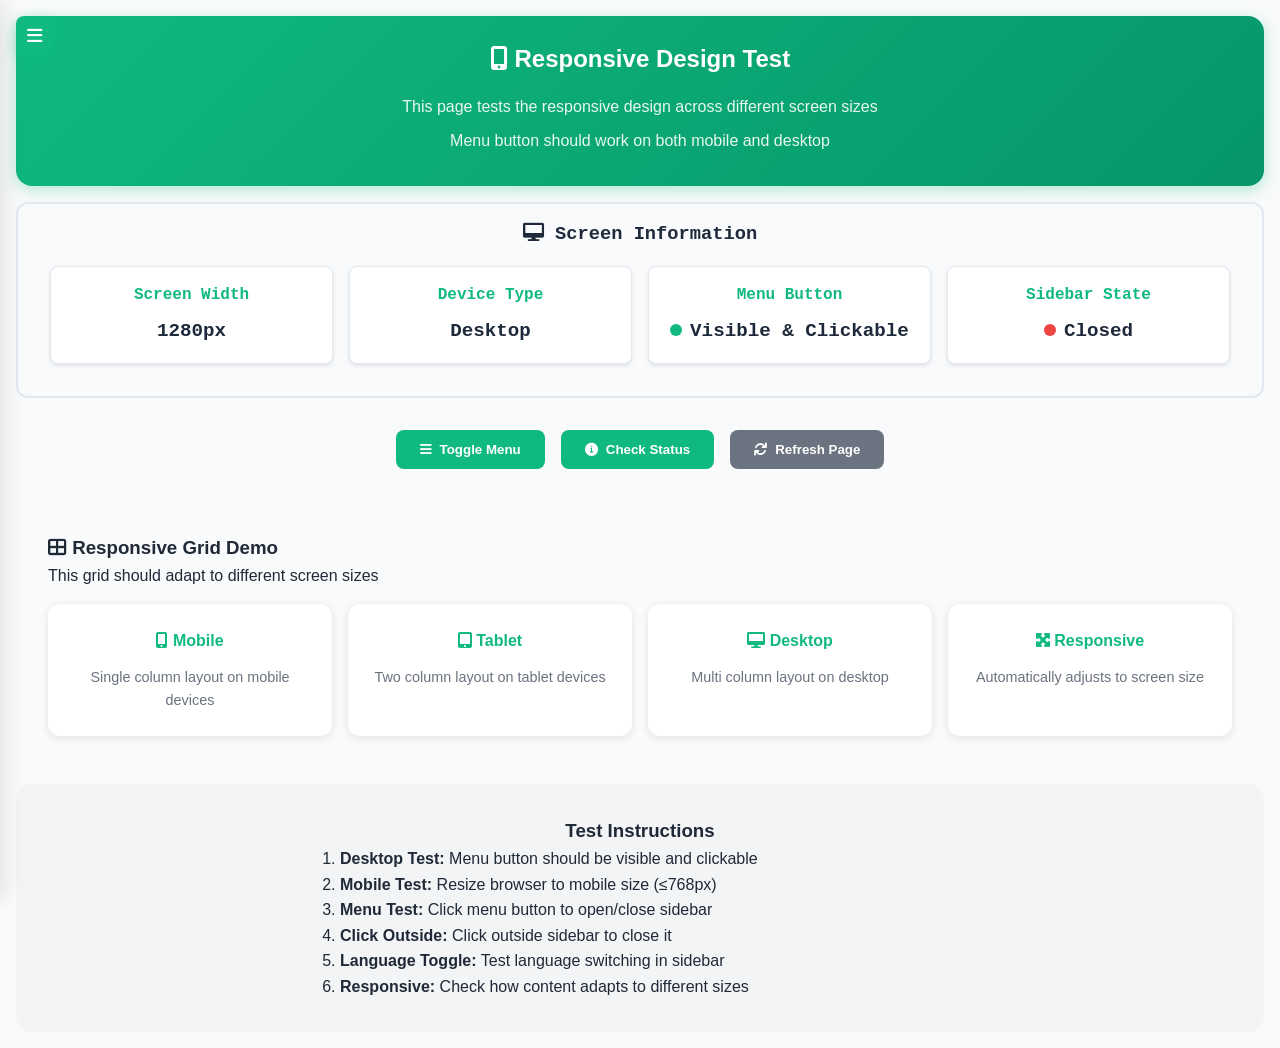
<file: responsive-test.html>
<!DOCTYPE html>
<html lang="en">
<head>
    <meta charset="UTF-8">
    <meta name="viewport" content="width=device-width, initial-scale=1.0">
    <title>Responsive Test -SmartCrop</title>
    <link rel="stylesheet" href="styles.css">
    <link rel="stylesheet" href="https://cdnjs.cloudflare.com/ajax/libs/font-awesome/6.0.0/css/all.min.css">
    <style>
        .test-info {
            background: linear-gradient(135deg, #10b981, #059669);
            color: white;
            padding: 1.5rem;
            margin: 1rem;
            border-radius: 1rem;
            text-align: center;
            box-shadow: 0 4px 15px rgba(16, 185, 129, 0.3);
        }
        
        .test-info h2 {
            margin-bottom: 1rem;
            font-size: 1.5rem;
        }
        
        .test-info p {
            margin-bottom: 0.5rem;
            opacity: 0.9;
        }
        
        .screen-info {
            background: #f8fafc;
            border: 2px solid #e2e8f0;
            border-radius: 0.75rem;
            padding: 1rem;
            margin: 1rem;
            text-align: center;
            font-family: 'Courier New', monospace;
        }
        
        .screen-info h3 {
            color: #1e293b;
            margin-bottom: 0.75rem;
        }
        
        .info-grid {
            display: grid;
            grid-template-columns: repeat(auto-fit, minmax(200px, 1fr));
            gap: 1rem;
            margin: 1rem;
        }
        
        .info-card {
            background: white;
            border: 1px solid #e2e8f0;
            border-radius: 0.5rem;
            padding: 1rem;
            text-align: center;
            box-shadow: 0 2px 4px rgba(0, 0, 0, 0.1);
        }
        
        .info-card h4 {
            color: #10b981;
            margin-bottom: 0.5rem;
        }
        
        .info-card .value {
            font-size: 1.2rem;
            font-weight: bold;
            color: #1e293b;
        }
        
        .test-buttons {
            display: flex;
            gap: 1rem;
            justify-content: center;
            margin: 2rem 1rem;
            flex-wrap: wrap;
        }
        
        .test-btn {
            background: #10b981;
            color: white;
            border: none;
            padding: 0.75rem 1.5rem;
            border-radius: 0.5rem;
            cursor: pointer;
            font-weight: 600;
            transition: all 0.3s ease;
            display: flex;
            align-items: center;
            gap: 0.5rem;
        }
        
        .test-btn:hover {
            background: #059669;
            transform: translateY(-2px);
            box-shadow: 0 4px 12px rgba(16, 185, 129, 0.3);
        }
        
        .test-btn.secondary {
            background: #6b7280;
        }
        
        .test-btn.secondary:hover {
            background: #4b5563;
        }
        
        .demo-content {
            padding: 2rem;
            background: #f9fafb;
            margin: 1rem;
            border-radius: 1rem;
        }
        
        .demo-grid {
            display: grid;
            grid-template-columns: repeat(auto-fit, minmax(250px, 1fr));
            gap: 1rem;
            margin-top: 1rem;
        }
        
        .demo-card {
            background: white;
            padding: 1.5rem;
            border-radius: 0.75rem;
            box-shadow: 0 2px 8px rgba(0, 0, 0, 0.1);
            text-align: center;
        }
        
        .demo-card h4 {
            color: #10b981;
            margin-bottom: 0.75rem;
        }
        
        .demo-card p {
            color: #6b7280;
            font-size: 0.9rem;
        }
        
        .status-indicator {
            display: inline-block;
            width: 12px;
            height: 12px;
            border-radius: 50%;
            margin-right: 0.5rem;
        }
        
        .status-indicator.active {
            background: #10b981;
        }
        
        .status-indicator.inactive {
            background: #ef4444;
        }
    </style>
</head>
<body>
    <!-- Sidebar Navigation -->
    <div class="sidebar" id="sidebar">
        <div class="logo">
            <h2><i class="fas fa-seedling"></i> SmartCrop</h2>
        </div>
        <nav class="nav-menu">
            <a href="index.html" class="nav-item">
                <i class="fas fa-home"></i> Home
            </a>
            <a href="market.html" class="nav-item">
                <i class="fas fa-chart-line"></i> Market
            </a>
            <a href="fertilizers.html" class="nav-item">
                <i class="fas fa-flask"></i> Fertilizers
            </a>
            <a href="learning.html" class="nav-item">
                <i class="fas fa-graduation-cap"></i> Learning
            </a>
            <a href="sensors.html" class="nav-item">
                <i class="fas fa-microchip"></i> Sensors
            </a>
            <a href="weather.html" class="nav-item">
                <i class="fas fa-cloud-sun"></i> Weather
            </a>
            <a href="ai-assistant.html" class="nav-item">
                <i class="fas fa-robot"></i> AI Assistant
            </a>
            <a href="faqs.html" class="nav-item">
                <i class="fas fa-question-circle"></i> FAQs
            </a>
            <a href="contact.html" class="nav-item">
                <i class="fas fa-envelope"></i> Contact Us
            </a>
            <a href="login.html" class="nav-item">
                <i class="fas fa-sign-in-alt"></i> Sign In / Login
            </a>
        </nav>
        <div class="language-toggle">
            <button id="langBtn">
                <i class="fas fa-globe"></i> English
            </button>
        </div>
    </div>

    <!-- Main Content -->
    <div class="main-content">
        <div class="test-info">
            <h2><i class="fas fa-mobile-alt"></i> Responsive Design Test</h2>
            <p>This page tests the responsive design across different screen sizes</p>
            <p>Menu button should work on both mobile and desktop</p>
        </div>
        
        <div class="screen-info">
            <h3><i class="fas fa-desktop"></i> Screen Information</h3>
            <div class="info-grid">
                <div class="info-card">
                    <h4>Screen Width</h4>
                    <div class="value" id="screenWidth">-</div>
                </div>
                <div class="info-card">
                    <h4>Device Type</h4>
                    <div class="value" id="deviceType">-</div>
                </div>
                <div class="info-card">
                    <h4>Menu Button</h4>
                    <div class="value" id="menuStatus">-</div>
                </div>
                <div class="info-card">
                    <h4>Sidebar State</h4>
                    <div class="value" id="sidebarState">-</div>
                </div>
            </div>
        </div>
        
        <div class="test-buttons">
            <button class="test-btn" onclick="toggleSidebar()">
                <i class="fas fa-bars"></i> Toggle Menu
            </button>
            <button class="test-btn" onclick="checkAllStatus()">
                <i class="fas fa-info-circle"></i> Check Status
            </button>
            <button class="test-btn secondary" onclick="window.location.reload()">
                <i class="fas fa-refresh"></i> Refresh Page
            </button>
        </div>
        
        <div class="demo-content">
            <h3><i class="fas fa-th-large"></i> Responsive Grid Demo</h3>
            <p>This grid should adapt to different screen sizes</p>
            <div class="demo-grid">
                <div class="demo-card">
                    <h4><i class="fas fa-mobile-alt"></i> Mobile</h4>
                    <p>Single column layout on mobile devices</p>
                </div>
                <div class="demo-card">
                    <h4><i class="fas fa-tablet-alt"></i> Tablet</h4>
                    <p>Two column layout on tablet devices</p>
                </div>
                <div class="demo-card">
                    <h4><i class="fas fa-desktop"></i> Desktop</h4>
                    <p>Multi column layout on desktop</p>
                </div>
                <div class="demo-card">
                    <h4><i class="fas fa-expand-arrows-alt"></i> Responsive</h4>
                    <p>Automatically adjusts to screen size</p>
                </div>
            </div>
        </div>
        
        <div style="padding: 2rem; text-align: center; background: #f3f4f6; margin: 1rem; border-radius: 1rem;">
            <h3>Test Instructions</h3>
            <div style="text-align: left; max-width: 600px; margin: 0 auto;">
                <ol>
                    <li><strong>Desktop Test:</strong> Menu button should be visible and clickable</li>
                    <li><strong>Mobile Test:</strong> Resize browser to mobile size (≤768px)</li>
                    <li><strong>Menu Test:</strong> Click menu button to open/close sidebar</li>
                    <li><strong>Click Outside:</strong> Click outside sidebar to close it</li>
                    <li><strong>Language Toggle:</strong> Test language switching in sidebar</li>
                    <li><strong>Responsive:</strong> Check how content adapts to different sizes</li>
                </ol>
            </div>
        </div>
    </div>

    <script src="script.js"></script>
    <script>
        // Additional responsive test functions
        function checkAllStatus() {
            const screenWidth = window.innerWidth;
            const isMobileDevice = screenWidth <= 768;
            const menuBtn = document.querySelector('.global-menu-btn');
            const sidebar = document.getElementById('sidebar');
            
            // Update screen width
            document.getElementById('screenWidth').textContent = screenWidth + 'px';
            
            // Update device type
            document.getElementById('deviceType').textContent = isMobileDevice ? 'Mobile' : 'Desktop';
            
            // Update menu status
            if (menuBtn) {
                const isVisible = menuBtn.style.display !== 'none';
                const isClickable = !menuBtn.disabled;
                document.getElementById('menuStatus').innerHTML = 
                    `<span class="status-indicator ${isVisible ? 'active' : 'inactive'}"></span>${isVisible ? 'Visible' : 'Hidden'} & ${isClickable ? 'Clickable' : 'Disabled'}`;
            } else {
                document.getElementById('menuStatus').innerHTML = 
                    '<span class="status-indicator inactive"></span>Not Found';
            }
            
            // Update sidebar state
            const isCollapsed = sidebar.classList.contains('collapsed');
            document.getElementById('sidebarState').innerHTML = 
                `<span class="status-indicator ${isCollapsed ? 'inactive' : 'active'}"></span>${isCollapsed ? 'Closed' : 'Open'}`;
        }
        
        // Update status on resize
        window.addEventListener('resize', function() {
            setTimeout(checkAllStatus, 100);
        });
        
        // Initial check
        document.addEventListener('DOMContentLoaded', function() {
            setTimeout(checkAllStatus, 500);
        });
        
        // Update status every 2 seconds
        setInterval(checkAllStatus, 2000);
    </script>
</body>
</html>
</file>
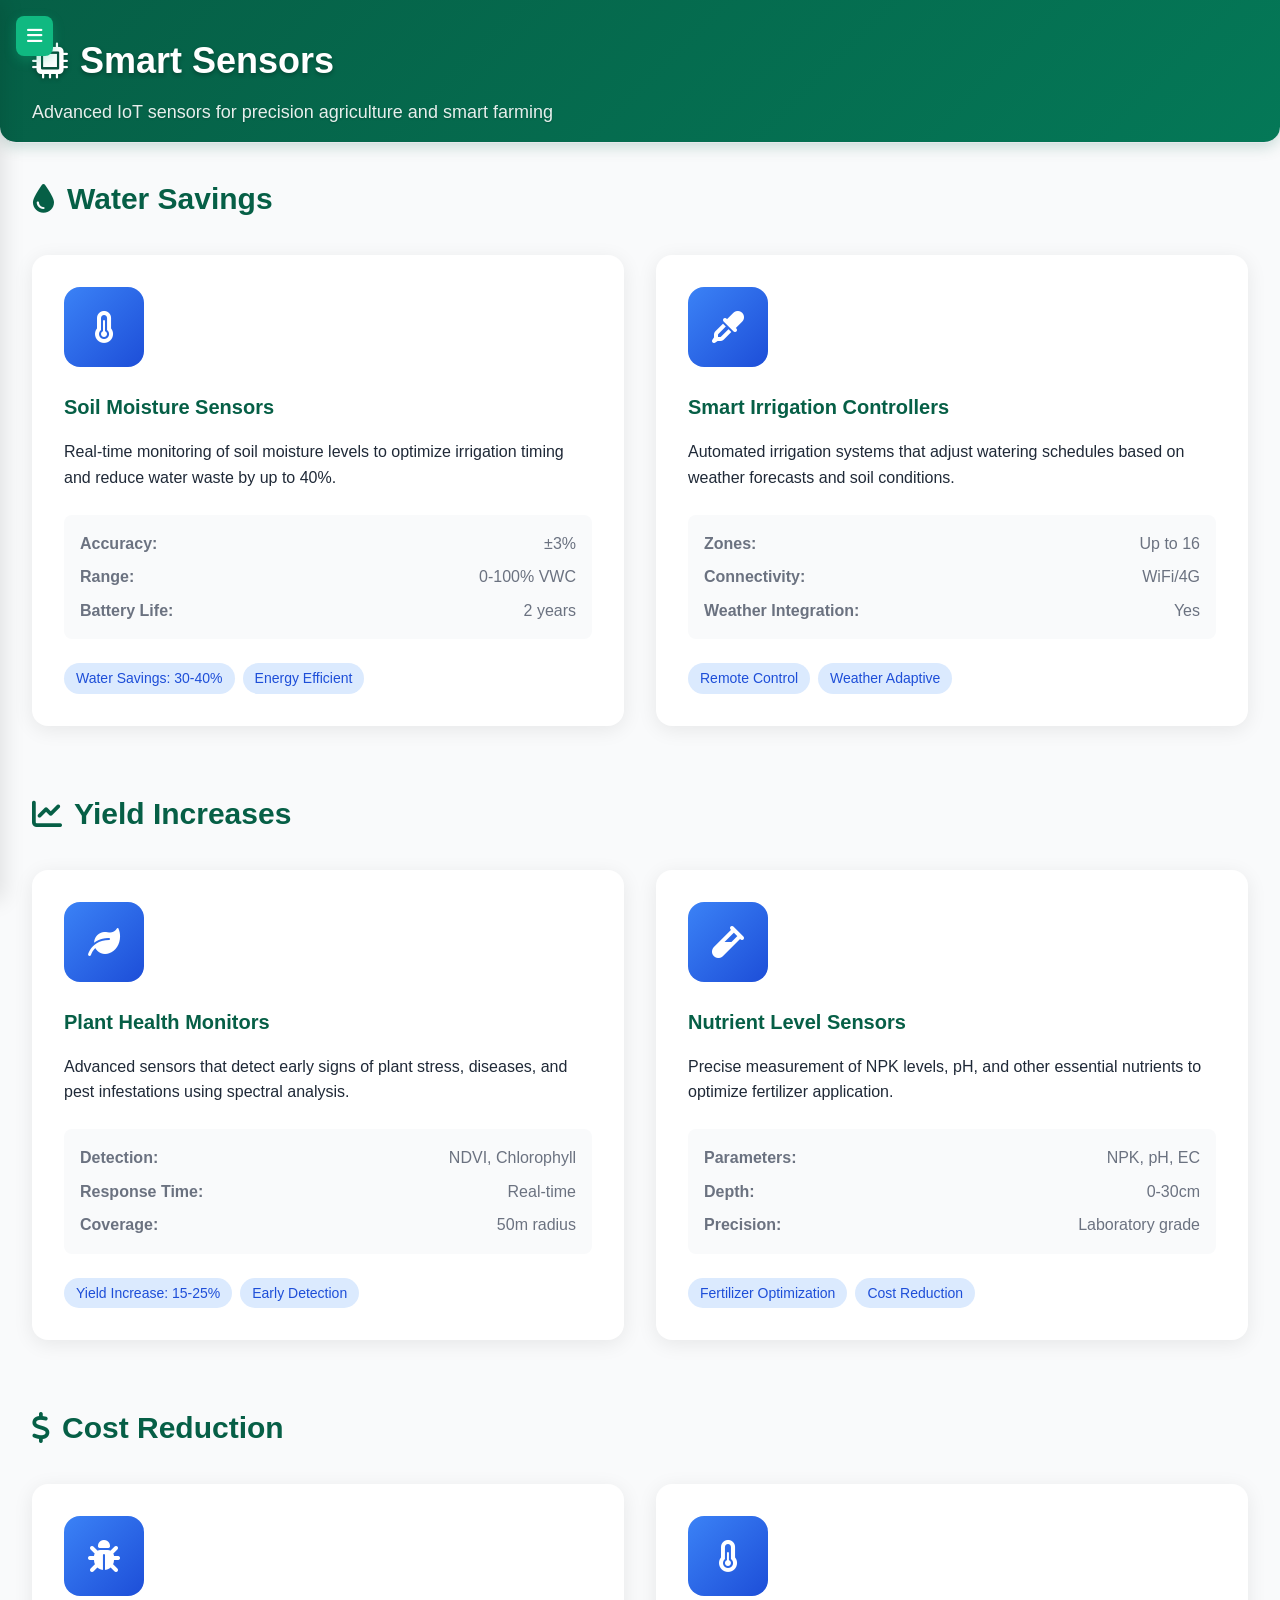
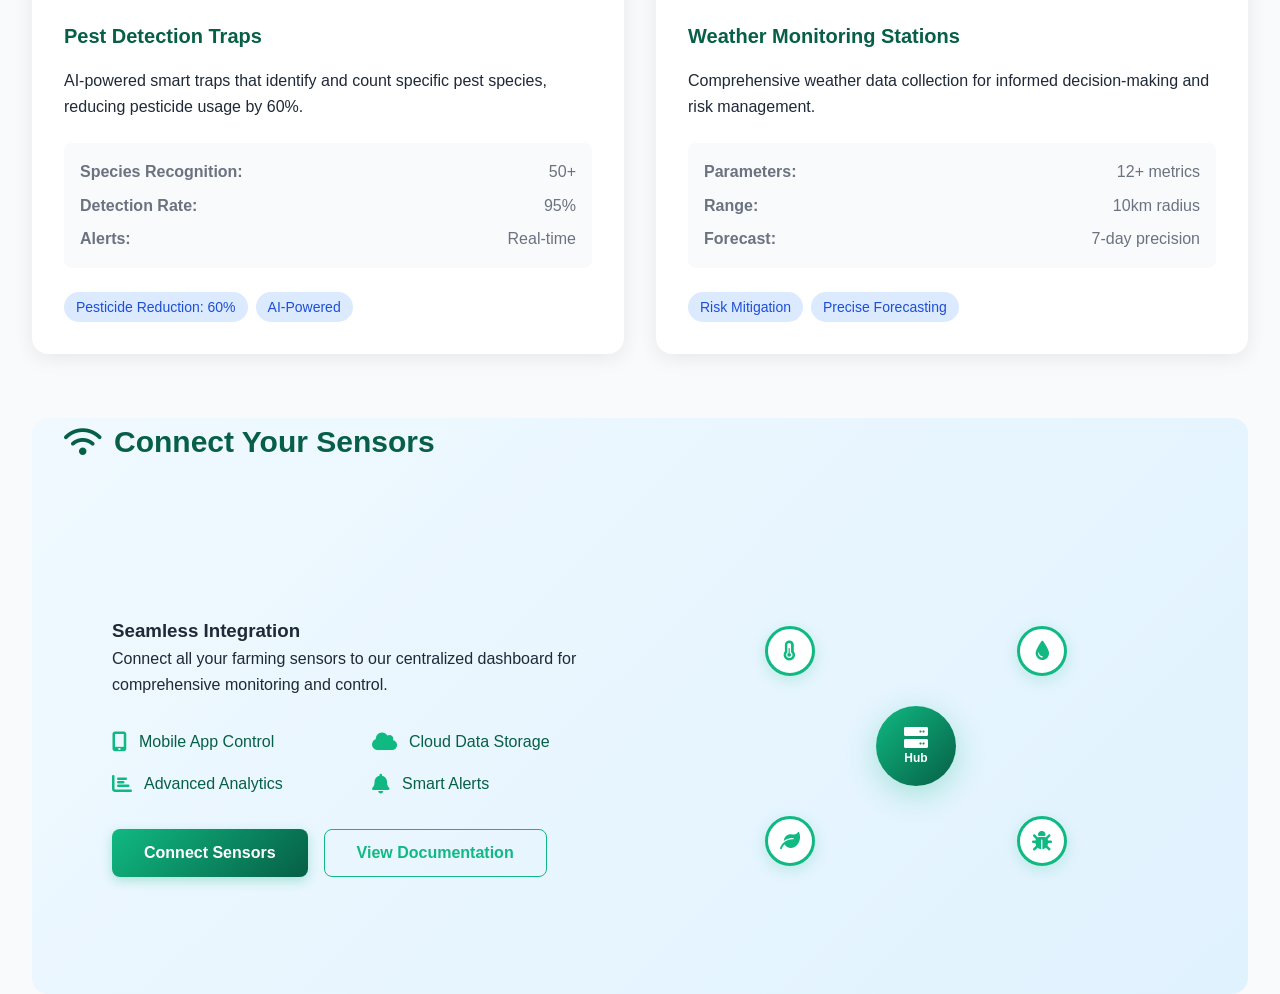
<file: sensors.html>
<!DOCTYPE html>
<html lang="en">
<head>
    <meta charset="UTF-8">
    <meta name="viewport" content="width=device-width, initial-scale=1.0">
    <title>Sensors - SmartCrop</title>
    <link rel="stylesheet" href="styles.css">
    <link rel="stylesheet" href="https://cdnjs.cloudflare.com/ajax/libs/font-awesome/6.0.0/css/all.min.css">
</head>
<body>
    <!-- Sidebar Navigation -->
    <div class="sidebar" id="sidebar">
        <div class="logo">
            <h2><i class="fas fa-seedling"></i>SmartCrop</h2>
        </div>
        <nav class="nav-menu">
            <a href="index.html" class="nav-item">
                <i class="fas fa-home"></i> Home
            </a>
            <a href="market.html" class="nav-item">
                <i class="fas fa-chart-line"></i> Market
            </a>
            <a href="fertilizers.html" class="nav-item">
                <i class="fas fa-flask"></i> Fertilizers
            </a>
            <a href="learning.html" class="nav-item">
                <i class="fas fa-graduation-cap"></i> Learning
            </a>
            <a href="sensors.html" class="nav-item active">
                <i class="fas fa-microchip"></i> Sensors
            </a>
            <a href="weather.html" class="nav-item">
                <i class="fas fa-cloud-sun"></i> Weather
            </a>
            <a href="ai-assistant.html" class="nav-item">
                <i class="fas fa-robot"></i> AI Assistant
            </a>
            <a href="faqs.html" class="nav-item">
                <i class="fas fa-question-circle"></i> FAQs
            </a>
            <a href="contact.html" class="nav-item">
                <i class="fas fa-envelope"></i> Contact Us
            </a>
            <a href="login.html" class="nav-item">
                <i class="fas fa-sign-in-alt"></i> Sign In / Login
            </a>
        </nav>
        <div class="language-toggle">
            <button onclick="toggleLanguage()" id="langBtn">
                <i class="fas fa-globe"></i> English
            </button>
        </div>
    </div>

    <!-- Main Content -->
    <div class="main-content">
        <div class="page-header">
            <h1><i class="fas fa-microchip"></i> Smart Sensors</h1>
            <p>Advanced IoT sensors for precision agriculture and smart farming</p>
        </div>

        <!-- Water Savings Section -->
        <section class="sensor-section">
            <h2><i class="fas fa-tint"></i> Water Savings</h2>
            <div class="sensor-grid">
                <div class="sensor-card">
                    <div class="sensor-image">
                        <i class="fas fa-thermometer-three-quarters"></i>
                    </div>
                    <h3>Soil Moisture Sensors</h3>
                    <p>Real-time monitoring of soil moisture levels to optimize irrigation timing and reduce water waste by up to 40%.</p>
                    <div class="sensor-specs">
                        <div class="spec">
                            <strong>Accuracy:</strong> ±3%
                        </div>
                        <div class="spec">
                            <strong>Range:</strong> 0-100% VWC
                        </div>
                        <div class="spec">
                            <strong>Battery Life:</strong> 2 years
                        </div>
                    </div>
                    <div class="sensor-benefits">
                        <span class="benefit-tag">Water Savings: 30-40%</span>
                        <span class="benefit-tag">Energy Efficient</span>
                    </div>
                </div>
                <div class="sensor-card">
                    <div class="sensor-image">
                        <i class="fas fa-eye-dropper"></i>
                    </div>
                    <h3>Smart Irrigation Controllers</h3>
                    <p>Automated irrigation systems that adjust watering schedules based on weather forecasts and soil conditions.</p>
                    <div class="sensor-specs">
                        <div class="spec">
                            <strong>Zones:</strong> Up to 16
                        </div>
                        <div class="spec">
                            <strong>Connectivity:</strong> WiFi/4G
                        </div>
                        <div class="spec">
                            <strong>Weather Integration:</strong> Yes
                        </div>
                    </div>
                    <div class="sensor-benefits">
                        <span class="benefit-tag">Remote Control</span>
                        <span class="benefit-tag">Weather Adaptive</span>
                    </div>
                </div>
            </div>
        </section>

        <!-- Yield Increases Section -->
        <section class="sensor-section">
            <h2><i class="fas fa-chart-line"></i> Yield Increases</h2>
            <div class="sensor-grid">
                <div class="sensor-card">
                    <div class="sensor-image">
                        <i class="fas fa-leaf"></i>
                    </div>
                    <h3>Plant Health Monitors</h3>
                    <p>Advanced sensors that detect early signs of plant stress, diseases, and pest infestations using spectral analysis.</p>
                    <div class="sensor-specs">
                        <div class="spec">
                            <strong>Detection:</strong> NDVI, Chlorophyll
                        </div>
                        <div class="spec">
                            <strong>Response Time:</strong> Real-time
                        </div>
                        <div class="spec">
                            <strong>Coverage:</strong> 50m radius
                        </div>
                    </div>
                    <div class="sensor-benefits">
                        <span class="benefit-tag">Yield Increase: 15-25%</span>
                        <span class="benefit-tag">Early Detection</span>
                    </div>
                </div>
                <div class="sensor-card">
                    <div class="sensor-image">
                        <i class="fas fa-vial"></i>
                    </div>
                    <h3>Nutrient Level Sensors</h3>
                    <p>Precise measurement of NPK levels, pH, and other essential nutrients to optimize fertilizer application.</p>
                    <div class="sensor-specs">
                        <div class="spec">
                            <strong>Parameters:</strong> NPK, pH, EC
                        </div>
                        <div class="spec">
                            <strong>Depth:</strong> 0-30cm
                        </div>
                        <div class="spec">
                            <strong>Precision:</strong> Laboratory grade
                        </div>
                    </div>
                    <div class="sensor-benefits">
                        <span class="benefit-tag">Fertilizer Optimization</span>
                        <span class="benefit-tag">Cost Reduction</span>
                    </div>
                </div>
            </div>
        </section>

        <!-- Cost Reduction Section -->
        <section class="sensor-section">
            <h2><i class="fas fa-dollar-sign"></i> Cost Reduction</h2>
            <div class="sensor-grid">
                <div class="sensor-card">
                    <div class="sensor-image">
                        <i class="fas fa-bug"></i>
                    </div>
                    <h3>Pest Detection Traps</h3>
                    <p>AI-powered smart traps that identify and count specific pest species, reducing pesticide usage by 60%.</p>
                    <div class="sensor-specs">
                        <div class="spec">
                            <strong>Species Recognition:</strong> 50+
                        </div>
                        <div class="spec">
                            <strong>Detection Rate:</strong> 95%
                        </div>
                        <div class="spec">
                            <strong>Alerts:</strong> Real-time
                        </div>
                    </div>
                    <div class="sensor-benefits">
                        <span class="benefit-tag">Pesticide Reduction: 60%</span>
                        <span class="benefit-tag">AI-Powered</span>
                    </div>
                </div>
                <div class="sensor-card">
                    <div class="sensor-image">
                        <i class="fas fa-thermometer-half"></i>
                    </div>
                    <h3>Weather Monitoring Stations</h3>
                    <p>Comprehensive weather data collection for informed decision-making and risk management.</p>
                    <div class="sensor-specs">
                        <div class="spec">
                            <strong>Parameters:</strong> 12+ metrics
                        </div>
                        <div class="spec">
                            <strong>Range:</strong> 10km radius
                        </div>
                        <div class="spec">
                            <strong>Forecast:</strong> 7-day precision
                        </div>
                    </div>
                    <div class="sensor-benefits">
                        <span class="benefit-tag">Risk Mitigation</span>
                        <span class="benefit-tag">Precise Forecasting</span>
                    </div>
                </div>
            </div>
        </section>

        <!-- Connect Sensors Section -->
        <section class="sensor-section connect-section">
            <h2><i class="fas fa-wifi"></i> Connect Your Sensors</h2>
            <div class="connect-content">
                <div class="connect-info">
                    <h3>Seamless Integration</h3>
                    <p>Connect all your farming sensors to our centralized dashboard for comprehensive monitoring and control.</p>
                    <div class="connect-features">
                        <div class="feature">
                            <i class="fas fa-mobile-alt"></i>
                            <span>Mobile App Control</span>
                        </div>
                        <div class="feature">
                            <i class="fas fa-cloud"></i>
                            <span>Cloud Data Storage</span>
                        </div>
                        <div class="feature">
                            <i class="fas fa-chart-bar"></i>
                            <span>Advanced Analytics</span>
                        </div>
                        <div class="feature">
                            <i class="fas fa-bell"></i>
                            <span>Smart Alerts</span>
                        </div>
                    </div>
                    <div class="connect-buttons">
                        <button class="btn btn-primary">Connect Sensors</button>
                        <button class="btn btn-outline">View Documentation</button>
                    </div>
                </div>
                <div class="connect-visual">
                    <div class="sensor-network">
                        <div class="central-hub">
                            <i class="fas fa-server"></i>
                            <span>Hub</span>
                        </div>
                        <div class="sensor-node" style="top: 20%; left: 20%;">
                            <i class="fas fa-thermometer-half"></i>
                        </div>
                        <div class="sensor-node" style="top: 20%; right: 20%;">
                            <i class="fas fa-tint"></i>
                        </div>
                        <div class="sensor-node" style="bottom: 20%; left: 20%;">
                            <i class="fas fa-leaf"></i>
                        </div>
                        <div class="sensor-node" style="bottom: 20%; right: 20%;">
                            <i class="fas fa-bug"></i>
                        </div>
                    </div>
                </div>
            </div>
        </section>
    </div>

    <script src="script.js"></script>
</body>
</html>
</file>
<file: styles.css>
/* Image Detection Page Styles */
.image-detection-card {
    max-width: 900px;
    margin: 2rem auto;
    box-shadow: 0 4px 20px rgba(0, 0, 0, 0.1);
    border-radius: 12px;
    overflow: hidden;
    background: white;
}

.image-detection-card .card-header {
    background: linear-gradient(135deg, #10b981 0%, #059669 100%);
    color: white;
    padding: 1.5rem 2rem;
}

.image-detection-card .card-header h3 {
    margin: 0;
    font-size: 1.5rem;
    font-weight: 600;
}

.image-detection-card .card-header p {
    margin: 0.5rem 0 0;
    opacity: 0.9;
    font-size: 0.95rem;
}

.image-detection-card .card-body {
    padding: 2rem;
}

.instructions {
    background: #f8f9fa;
    border-left: 4px solid #10b981;
    padding: 1.25rem;
    margin-bottom: 1.5rem;
    border-radius: 8px;
}

.instructions h4 {
    margin-top: 0;
    margin-bottom: 0.75rem;
    color: #065f46;
    display: flex;
    align-items: center;
    gap: 0.5rem;
}

.instructions ol {
    padding-left: 1.25rem;
    margin: 0;
}

.instructions li {
    margin-bottom: 0.5rem;
    color: #4b5563;
}

.upload-container {
    position: relative;
    margin: 1.5rem 0;
}

.file-input {
    position: absolute;
    width: 0.1px;
    height: 0.1px;
    opacity: 0;
    overflow: hidden;
    z-index: -1;
}

.upload-area {
    display: flex;
    flex-direction: column;
    align-items: center;
    justify-content: center;
    padding: 2.5rem 1.5rem;
    border: 2px dashed #d1d5db;
    border-radius: 8px;
    background-color: #f9fafb;
    cursor: pointer;
    transition: all 0.3s ease;
}

.upload-area:hover, .upload-area.highlight {
    border-color: #10b981;
    background-color: #ecfdf5;
}

.upload-icon {
    font-size: 2.5rem;
    color: #9ca3af;
    margin-bottom: 1rem;
    transition: color 0.3s ease;
}

.upload-area:hover .upload-icon {
    color: #10b981;
}

.upload-text {
    font-size: 1.1rem;
    font-weight: 500;
    color: #1f2937;
    margin: 0 0 0.25rem;
    text-align: center;
}

.upload-subtext {
    font-size: 0.85rem;
    color: #6b7280;
    margin: 0;
    text-align: center;
}

.preview-container {
    position: relative;
    display: none;
    width: 100%;
    max-height: 400px;
    border-radius: 8px;
    overflow: hidden;
    background-color: #f3f4f6;
    border: 1px solid #e5e7eb;
}

.preview-image {
    display: block;
    width: 100%;
    height: 100%;
    object-fit: contain;
}

.clear-preview-btn {
    position: absolute;
    top: 0.75rem;
    right: 0.75rem;
    width: 36px;
    height: 36px;
    border-radius: 50%;
    background: rgba(255, 255, 255, 0.9);
    border: 1px solid #e5e7eb;
    color: #ef4444;
    display: flex;
    align-items: center;
    justify-content: center;
    cursor: pointer;
    transition: all 0.2s ease;
    box-shadow: 0 2px 5px rgba(0, 0, 0, 0.1);
}

.clear-preview-btn:hover {
    background: #ef4444;
    color: white;
    transform: scale(1.05);
}

.clear-preview-btn i {
    font-size: 1rem;
}

.action-buttons {
    display: flex;
    gap: 1rem;
    margin-top: 1.5rem;
}

.action-buttons .btn {
    flex: 1;
    padding: 0.75rem 1.5rem;
    border-radius: 6px;
    font-weight: 500;
    font-size: 1rem;
    display: inline-flex;
    align-items: center;
    justify-content: center;
    gap: 0.5rem;
    cursor: pointer;
    transition: all 0.2s ease;
}

.btn-primary {
    background-color: #10b981;
    color: white;
    border: none;
}

.btn-primary:hover:not(:disabled) {
    background-color: #059669;
    transform: translateY(-1px);
    box-shadow: 0 4px 12px rgba(16, 185, 129, 0.3);
}

.btn-primary:disabled {
    background-color: #9ca3af;
    cursor: not-allowed;
    opacity: 0.7;
}

.btn-outline {
    background-color: transparent;
    border: 1px solid #d1d5db;
    color: #4b5563;
}

.btn-outline:hover {
    background-color: #f3f4f6;
    border-color: #9ca3af;
}

/* Loading Indicator */
.loading-indicator {
    display: none;
    flex-direction: column;
    align-items: center;
    justify-content: center;
    padding: 2rem;
    text-align: center;
}

.spinner {
    width: 40px;
    height: 40px;
    border: 4px solid rgba(16, 185, 129, 0.2);
    border-radius: 50%;
    border-top-color: #10b981;
    animation: spin 1s ease-in-out infinite;
    margin-bottom: 1rem;
}

@keyframes spin {
    to { transform: rotate(360deg); }
}

/* Results Card */
.detection-card {
    max-width: 900px;
    margin: 2rem auto;
    box-shadow: 0 4px 20px rgba(0, 0, 0, 0.1);
    border-radius: 12px;
    overflow: hidden;
    background: white;
    display: none;
}

.detection-card .card-header {
    background: #f8fafc;
    border-bottom: 1px solid #e5e7eb;
    padding: 1.25rem 2rem;
}

.detection-card .card-header h3 {
    margin: 0;
    font-size: 1.25rem;
    font-weight: 600;
    color: #1f2937;
    display: flex;
    align-items: center;
    gap: 0.5rem;
}

.detection-card .card-body {
    padding: 2rem;
}

.detection-result {
    font-size: 1rem;
    line-height: 1.6;
}

.result-item {
    margin-bottom: 1.5rem;
}

.result-item h4 {
    margin-top: 0;
    margin-bottom: 1rem;
    font-size: 1.25rem;
    color: #1f2937;
}

.plant-info, .disease-info, .care-tips {
    background: #f9fafb;
    border-radius: 8px;
    padding: 1.25rem;
    margin-bottom: 1.25rem;
    border-left: 3px solid #10b981;
}

.disease-info {
    border-left-color: #ef4444;
}

.care-tips {
    border-left-color: #3b82f6;
}

.plant-info h5, .disease-info h5, .care-tips h5 {
    margin-top: 0;
    margin-bottom: 0.75rem;
    color: #1f2937;
    font-size: 1.1rem;
}

.plant-info p, .disease-info p {
    margin: 0.5rem 0;
    color: #4b5563;
}

.care-tips ul {
    margin: 0.5rem 0 0;
    padding-left: 1.25rem;
}

.care-tips li {
    margin-bottom: 0.5rem;
    color: #4b5563;
}

.status {
    display: inline-flex;
    align-items: center;
    gap: 0.375rem;
    padding: 0.25rem 0.75rem;
    border-radius: 1rem;
    font-size: 0.85rem;
    font-weight: 500;
}

.status-healthy {
    background-color: #dcfce7;
    color: #166534;
}

.status-unhealthy {
    background-color: #fee2e2;
    color: #991b1b;
}

.status-moderate {
    background-color: #fef3c7;
    color: #92400e;
}

.error-message {
    display: flex;
    align-items: center;
    gap: 0.75rem;
    padding: 1rem;
    background-color: #fef2f2;
    border-left: 4px solid #ef4444;
    border-radius: 6px;
    color: #991b1b;
}

.error-message i {
    font-size: 1.25rem;
}

/* Responsive Styles */
@media (max-width: 768px) {
    .image-detection-card, .detection-card {
        margin: 1rem;
        border-radius: 8px;
    }
    
    .action-buttons {
        flex-direction: column;
    }
    
    .action-buttons .btn {
        width: 100%;
    }
    
    .preview-container {
        max-height: 300px;
    }
}

@media (max-width: 480px) {
    .image-detection-card .card-body, 
    .detection-card .card-body {
        padding: 1.25rem;
    }
    
    .upload-text {
        font-size: 1rem;
    }
    
    .upload-subtext {
        font-size: 0.8rem;
    }
}

/* Reset and Base Styles */
* {
    margin: 0;
    padding: 0;
    box-sizing: border-box;
}

body {
    font-family: 'Inter', -apple-system, BlinkMacSystemFont, 'Segoe UI', Roboto, sans-serif;
    line-height: 1.6;
    color: #1f2937;
    background-color: #f9fafb;
}

/* Base Styles */
:root {
    --primary-color: #4CAF50;
    --secondary-color: #2196F3;
    --danger-color: #f44336;
    --warning-color: #ff9800;
    --success-color: #4CAF50;
    --light-gray: #f5f5f5;
    --dark-gray: #333;
    --medium-gray: #666;
    --border-radius: 8px;
    --box-shadow: 0 2px 10px rgba(0, 0, 0, 0.1);
}

/* Sidebar Styles */
.sidebar {
    position: fixed;
    left: 0;
    top: 0;
    width: 280px;
    height: 100vh;
    background: linear-gradient(135deg, #065f46 0%, #10b981 100%);
    padding: 2rem 1.5rem;
    z-index: 1000;
    box-shadow: 4px 0 20px rgba(0, 0, 0, 0.1);
    transition: transform 0.3s ease;
    transform: translateX(-100%); /* Default collapsed */
}

/* Open state */
.sidebar:not(.collapsed) {
    transform: translateX(0);
}

/* Collapsed state */
.sidebar.collapsed {
    transform: translateX(-100%);
}

.logo h2 {
    color: white;
    font-size: 1.5rem;
    font-weight: 700;
    margin-bottom: 2rem;
    display: flex;
    align-items: center;
    gap: 0.5rem;
    border: 2px solid rgba(255, 255, 255, 0.85);
    padding: 0.4rem 0.6rem;
    border-radius: 0.75rem;
}

.nav-menu {
    display: flex;
    flex-direction: column;
    gap: 0.5rem;
}

.nav-item {
    display: flex;
    align-items: center;
    gap: 1rem;
    padding: 0.7rem 0.9rem;
    color: rgba(255, 255, 255, 0.8);
    text-decoration: none;
    border-radius: 0.5rem;
    transition: all 0.3s ease;
    font-weight: 500;
    font-size: 0.85rem;
}

.nav-item:hover {
    background-color: rgba(255, 255, 255, 0.1);
    color: white;
    transform: translateX(5px);
}

.nav-item.active {
    background-color: rgba(255, 255, 255, 0.15);
    color: white;
    box-shadow: 0 2px 8px rgba(0, 0, 0, 0.2);
}

.language-toggle {
    position: absolute;
    bottom: 1rem;
    left: 1.5rem;
    right: 1.5rem;
    z-index: 100;
}

.language-toggle button {
    width: 100%;
    padding: 0.75rem;
    background: rgba(255, 255, 255, 0.1);
    color: white;
    border: 1px solid rgba(255, 255, 255, 0.2);
    border-radius: 0.5rem;
    cursor: pointer;
    transition: all 0.3s ease;
    font-weight: 500;
    font-size: 14px;
    backdrop-filter: blur(10px);
}

.language-toggle button:hover {
    background: rgba(255, 255, 255, 0.2);
    transform: translateY(-1px);
}

/* Global Collapsible Sidebar Styles */
.sidebar-collapse {
    width: 80px;
    padding: 2rem 1rem;
}

.sidebar-collapse .logo h2 {
    font-size: 1.2rem;
    padding: 0.2rem 0.4rem;
}

.sidebar-collapse .nav-menu {
    gap: 0.2rem;
}

.sidebar-collapse .nav-item {
    padding: 0.5rem 0.7rem;
    font-size: 0.8rem;
}

.sidebar-collapse .language-toggle {
    left: 1rem;
    right: 1rem;
}

.sidebar-collapse .language-toggle button {
    padding: 0.5rem;
    font-size: 0.8rem;
}

.hamburger-button {
    position: absolute;
    top: 1rem;
    right: 1rem;
    background: transparent;
    border: none;
    padding: 0.5rem;
    cursor: pointer;
    transition: all 0.3s ease;
}

.hamburger-button:hover {
    transform: rotate(180deg);
}

.hamburger-button span {
    display: block;
    width: 20px;
    height: 2px;
    background: white;
    margin-bottom: 5px;
    transition: all 0.3s ease;
}

.hamburger-button span:last-child {
    margin-bottom: 0;
}

/* Global hamburger button - Always visible */
.global-menu-btn {
    display: block; /* Always visible */
    position: fixed;
    top: 1rem;
    left: 1rem;
    z-index: 1100;
    background: #10b981;
    color: white;
    border: none;
    border-radius: 0.5rem;
    padding: 0.6rem 0.7rem;
    font-size: 1.1rem;
    cursor: pointer;
    box-shadow: 0 4px 12px rgba(16, 185, 129, 0.3);
    transition: all 0.3s ease;
}

.global-menu-btn:hover {
    background: #059669;
    transform: scale(1.05);
}

/* Main Content Styles */
.main-content {
    margin-left: 0; /* Do not shift content when sidebar opens */
    min-height: 100vh;
    
}

/* Image Detection Desktop Styles */
.image-detection-card {
    max-width: 1000px;
    margin: 0 auto;
    padding: 2rem;
}

.upload-title {
    margin-bottom: 1rem;
    color: #065f46;
    font-size: 1.25rem;
    display: flex;
    align-items: center;
    gap: 0.5rem;
}

.upload-container {
    display: grid;
    grid-template-columns: 1fr 1fr;
    gap: 1.5rem;
    align-items: start;
}

.upload-section {
    display: flex;
    flex-direction: column;
}

.file-input {
    width: 100%;
    padding: 0.75rem;
    border: 2px dashed #10b981;
    border-radius: 0.5rem;
    background: #f0fdf4;
    font-size: 1rem;
    margin-bottom: 1rem;
    cursor: pointer;
    transition: all 0.3s ease;
}

.file-input:hover {
    background: #dcfce7;
    border-color: #059669;
}

.preview-container {
    height: 320px;
    border: 2px solid #e5e7eb;
    border-radius: 0.5rem;
    overflow: hidden;
    display: flex;
    align-items: center;
    justify-content: center;
    background: #f9fafb;
    position: relative;
}

.preview-image {
    max-width: 100%;
    max-height: 100%;
    object-fit: contain;
    display: none;
}

.preview-placeholder {
    text-align: center;
    color: #6b7280;
}

.preview-placeholder i {
    font-size: 3rem;
    color: #a7f3d0;
    margin-bottom: 0.5rem;
    display: block;
}

.tips-section {
    display: flex;
    flex-direction: column;
    gap: 1rem;
}

.tips-card {
    background: #ecfdf5;
    border-left: 4px solid #10b981;
    padding: 1.5rem;
    border-radius: 0.5rem;
}

.tips-card h4 {
    color: #065f46;
    margin-bottom: 0.75rem;
    font-size: 1.1rem;
    display: flex;
    align-items: center;
    gap: 0.5rem;
}

.tips-card ul {
    color: #065f46;
    margin-left: 1rem;
    line-height: 1.6;
}

.tips-card li {
    margin-bottom: 0.5rem;
}

.action-buttons {
    display: flex;
    gap: 0.75rem;
    flex-wrap: wrap;
}

.action-buttons .btn {
    flex: 1;
    min-width: 120px;
    padding: 0.75rem 1rem;
    display: flex;
    align-items: center;
    justify-content: center;
    gap: 0.5rem;
}

.status-message {
    color: #6b7280;
    font-size: 0.9rem;
    text-align: center;
    padding: 0.75rem;
    background: #f3f4f6;
    border-radius: 0.5rem;
    margin-top: 1rem;
}

/* Detection Result Desktop Styles */
.result-section {
    max-width: 1100px;
    margin: 0 auto;
}

.result-card {
    margin-bottom: 1.5rem;
    padding: 2rem;
}

.result-container {
    display: grid;
    grid-template-columns: 360px 1fr;
    gap: 1.5rem;
    align-items: start;
}

.result-image-section {
    position: relative;
}

.result-image {
    width: 100%;
    border-radius: 0.75rem;
    border: 1px solid #e5e7eb;
    box-shadow: 0 4px 6px rgba(0, 0, 0, 0.1);
}

.result-details-section {
    display: flex;
    flex-direction: column;
    gap: 1rem;
}

.disease-header {
    display: flex;
    align-items: center;
    gap: 0.5rem;
    margin-bottom: 0.5rem;
}

.disease-header i {
    color: #10b981;
    font-size: 1.2rem;
}

.disease-header h3 {
    margin: 0;
    color: #1f2937;
    font-size: 1.5rem;
}

.crop-info {
    color: #6b7280;
    margin-bottom: 0.5rem;
    font-size: 1rem;
}

.accuracy-info {
    font-weight: 600;
    color: #065f46;
    font-size: 1.1rem;
}

.symptoms-card {
    background: #ecfdf5;
    border-left: 4px solid #10b981;
    padding: 1.5rem;
    border-radius: 0.5rem;
    margin-top: 1rem;
}

.symptoms-card h4 {
    color: #065f46;
    margin-bottom: 0.75rem;
    font-size: 1.1rem;
    display: flex;
    align-items: center;
    gap: 0.5rem;
}

.symptoms-card ul {
    margin-left: 1rem;
    color: #065f46;
    line-height: 1.6;
}

.symptoms-card li {
    margin-bottom: 0.5rem;
}

.solutions-card {
    background: #eff6ff;
    border-left: 4px solid #3b82f6;
    padding: 1.5rem;
    border-radius: 0.5rem;
    margin-top: 1rem;
}

.solutions-card h4 {
    color: #1f2937;
    margin-bottom: 0.75rem;
    font-size: 1.1rem;
    display: flex;
    align-items: center;
    gap: 0.5rem;
}

.solutions-card ul {
    margin-left: 1rem;
    color: #1f2937;
    line-height: 1.6;
}

.solutions-card li {
    margin-bottom: 0.5rem;
}

.action-buttons {
    display: flex;
    gap: 0.75rem;
    margin-top: 1rem;
    flex-wrap: wrap;
}

.action-buttons .btn {
    flex: 1;
    min-width: 120px;
    display: flex;
    align-items: center;
    justify-content: center;
    gap: 0.5rem;
}

/* Site Header Title Styles */
.site-header {
    background: linear-gradient(135deg, #065f46 0%, #10b981 100%);
    color: #fff;
    padding: 1.25rem 2rem;
    border-bottom: 1px solid rgba(255,255,255,0.2);
    text-align: center;
}

.site-title {
    font-size: 2rem;
    font-weight: 800;
    display: flex;
    align-items: center;
    gap: 0.6rem;
    letter-spacing: 0.5px;
    justify-content: center;
}

.site-title i {
    color: #eafff6;
}

.site-subtitle {
    margin-top: 0.25rem;
    font-size: 1rem;
    opacity: 0.95;
}

/* Header Banner Styles */
.header-banner {
    position: relative;
    height: 200px;
    overflow: hidden;
    border-radius: 0 0 1rem 1rem;
    margin-bottom: 2rem;
}

/* Slightly larger on wider screens for clarity */
@media (min-width: 900px) {
  .header-banner {
    height: 340px;
  }
}

@media (min-width: 1200px) {
  .header-banner {
    height: 420px;
  }
}

.banner-slide {
    position: absolute;
    top: 0;
    left: 0;
    width: 100%;
    height: 100%;
    opacity: 0;
    transition: opacity 1s ease-in-out;
    display: flex;
    align-items: center;
    justify-content: center;
    background: #ffffff;
}

.banner-slide.active {
    opacity: 1;
}

.banner-slide img {
    max-width: 100%;
    max-height: 100%;
    width: auto;
    height: auto;
    object-fit: contain;
    display: block;
}

/* Slideshow dots */
.banner-dots {
    position: absolute;
    bottom: 0.6rem;
    left: 50%;
    transform: translateX(-50%);
    display: flex;
    gap: 0.5rem;
    z-index: 2;
}

.banner-dot {
    width: 10px;
    height: 10px;
    border-radius: 50%;
    border: 2px solid rgba(255,255,255,0.8);
    background: rgba(255,255,255,0.3);
    cursor: pointer;
    padding: 0;
}

.banner-dot.active {
    background: #10b981;
    border-color: #10b981;
}

.banner-text {
    position: absolute;
    top: 0.5rem;
    left: 0.5rem;
    right: auto;
    bottom: auto;
    background: rgba(0, 0, 0, 0.45);
    color: #fff;
    padding: 0.35rem 0.6rem;
    font-size: 0.85rem;
    font-weight: 600;
    border-radius: 0.5rem;
}

/* Page Header Styles */
.page-header {
    padding: 2rem 2rem 1rem;
    background: linear-gradient(135deg, #065f46, #047857);
    border-bottom: 1px solid #e5e7eb;
    margin-bottom: 2rem;
    border-radius: 0 0 1rem 1rem;
    box-shadow: 0 4px 15px rgba(6, 95, 70, 0.2);
}

.page-header h1 {
    font-size: 2.25rem;
    font-weight: 700;
    color: white;
    margin-bottom: 0.5rem;
    display: flex;
    align-items: center;
    gap: 0.75rem;
    text-shadow: 0 2px 4px rgba(0, 0, 0, 0.3);
}

.page-header p {
    color: rgba(255, 255, 255, 0.9);
    font-size: 1.125rem;
    text-shadow: 0 1px 2px rgba(0, 0, 0, 0.2);
}

/* Hero Section Styles */
.hero {
    padding: 3rem 2rem;
    background: white;
    margin-bottom: 3rem;
}

.hero-content {
    display: grid;
    grid-template-columns: 1fr 1fr;
    gap: 3rem;
    align-items: center;
    max-width: 1200px;
    margin: 0 auto;
}

.hero-text h1 {
    font-size: 3rem;
    font-weight: 800;
    color: #065f46;
    margin-bottom: 1.5rem;
    line-height: 1.2;
}

.hero-text p {
    font-size: 1.25rem;
    color: #6b7280;
    margin-bottom: 2rem;
    line-height: 1.6;
}

.hero-buttons {
    display: flex;
    gap: 1rem;
}

.hero-image img {
    width: 100%;
    border-radius: 1rem;
    box-shadow: 0 20px 40px rgba(0, 0, 0, 0.1);
    
}

/* Button Styles */
.btn {
    padding: 0.875rem 2rem;
    border-radius: 0.5rem;
    font-weight: 600;
    font-size: 1rem;
    border: none;
    cursor: pointer;
    transition: all 0.3s ease;
    text-decoration: none;
    display: inline-flex;
    align-items: center;
    gap: 0.5rem;
    justify-content: center;
}

.btn-primary {
    background: linear-gradient(135deg, #10b981, #065f46);
    color: white;
    box-shadow: 0 4px 12px rgba(16, 185, 129, 0.3);
}

.btn-primary:hover {
    transform: translateY(-2px);
    box-shadow: 0 6px 20px rgba(16, 185, 129, 0.4);
}

.btn-secondary {
    background: transparent;
    color: #065f46;
    border: 2px solid #065f46;
}

.btn-secondary:hover {
    background: #065f46;
    color: white;
    transform: translateY(-2px);
}

.btn-outline {
    background: transparent;
    color: #10b981;
    border: 1px solid #10b981;
}

.btn-outline:hover {
    background: #10b981;
    color: white;
}

.btn-small {
    padding: 0.5rem 1rem;
    font-size: 0.875rem;
}

/* Card Styles */
.card {
    background: white;
    padding: 2rem;
    border-radius: 1rem;
    box-shadow: 0 4px 20px rgba(0, 0, 0, 0.08);
    transition: all 0.3s ease;
    border: 1px solid #e5e7eb;
}

.card:hover {
    transform: translateY(-5px);
    box-shadow: 0 8px 30px rgba(0, 0, 0, 0.12);
}

.card-icon {
    width: 60px;
    height: 60px;
    background: linear-gradient(135deg, #10b981, #065f46);
    border-radius: 1rem;
    display: flex;
    align-items: center;
    justify-content: center;
    margin-bottom: 1.5rem;
    color: white;
    font-size: 1.5rem;
}

.card h3 {
    font-size: 1.25rem;
    font-weight: 700;
    color: #065f46;
    margin-bottom: 1rem;
}

.card p {
    color: #6b7280;
    line-height: 1.6;
}

/* Approaches Section */
.approaches {
    padding: 3rem 2rem;
    max-width: 1200px;
    margin: 0 auto;
}

.approaches h2 {
    text-align: center;
    font-size: 2.5rem;
    font-weight: 700;
    color: #065f46;
    margin-bottom: 1rem;
}

.section-description {
    text-align: center;
    font-size: 1.125rem;
    color: #6b7280;
    margin-bottom: 3rem;
    max-width: 600px;
    margin-left: auto;
    margin-right: auto;
}

.approach-cards {
    display: grid;
    grid-template-columns: repeat(auto-fit, minmax(280px, 1fr));
    gap: 2rem;
}

.approaches .card {
    display: flex;
    align-items: center;
    justify-content: space-between;
    gap: 1rem;
}

.approaches .card .card-text {
    flex: 1;
}

.approaches .card .card-side-image {
    width: 120px;
    height: 120px;
    object-fit: cover;
    border-radius: 0.75rem;
    border: 1px solid #e5e7eb;
    box-shadow: 0 6px 16px rgba(0,0,0,0.08);
}

@media (max-width: 700px) {
    .approaches .card {
        flex-direction: column;
        align-items: flex-start;
    }
    .approaches .card .card-side-image {
        width: 100%;
        height: 180px;
    }
}

/* Enhanced Market Search Styles */
.market-search-container {
    position: relative;
    max-width: 1000px;
    margin: 2rem auto 0;
}

.market-search-input {
    width: 100%;
    padding: 1rem 1rem 1rem 3rem;
    border: none;
    border-radius: 0.75rem;
    font-size: 1rem;
    background: #f9fafb;
    transition: all 0.3s ease;
    outline: none;
}

.market-search-input:focus {
    background: white;
    box-shadow: 0 0 0 2px rgba(16, 185, 129, 0.1);
}

.favorite-btn {
    background: #ef4444;
    color: white;
    border: none;
    border-radius: 0.75rem;
    padding: 1rem;
    cursor: pointer;
    transition: all 0.3s ease;
    display: flex;
    align-items: center;
    justify-content: center;
}

.favorite-btn:hover {
    background: #dc2626;
    transform: translateY(-2px);
    box-shadow: 0 6px 20px rgba(239, 68, 68, 0.4);
}

.favorite-btn.active {
    background: #10b981;
}

.favorite-btn.active:hover {
    background: #065f46;
}

.search-filters {
    display: flex;
    gap: 1rem;
    margin-top: 1rem;
    flex-wrap: wrap;
}

.filter-select {
    flex: 1;
    min-width: 150px;
    padding: 0.75rem 1rem;
    border: 1px solid #d1d5db;
    border-radius: 0.5rem;
    background: white;
    font-size: 0.875rem;
    cursor: pointer;
    transition: all 0.3s ease;
}

.filter-select:focus {
    border-color: #10b981;
    outline: none;
    box-shadow: 0 0 0 2px rgba(16, 185, 129, 0.1);
}

.market-suggestions {
    position: absolute;
    top: 100%;
    left: 0;
    right: 0;
    background: white;
    border-radius: 0.75rem;
    box-shadow: 0 8px 30px rgba(0, 0, 0, 0.15);
    margin-top: 0.5rem;
    max-height: 300px;
    overflow-y: auto;
    z-index: 1000;
    display: none;
}

.market-suggestion {
    display: flex;
    align-items: center;
    gap: 1rem;
    padding: 1rem;
    cursor: pointer;
    transition: background 0.3s ease;
    border-bottom: 1px solid #f3f4f6;
}

.market-suggestion:hover {
    background: #f9fafb;
}

.market-suggestion:last-child {
    border-bottom: none;
}

.crop-suggestion-icon {
    color: #10b981;
    font-size: 1.25rem;
}

.crop-suggestion-text {
    flex: 1;
}

.crop-suggestion-name {
    font-weight: 600;
    color: #1f2937;
    margin-bottom: 0.25rem;
}

.crop-suggestion-price {
    font-size: 0.875rem;
    color: #6b7280;
}

.popular-crops {
    margin-top: 1rem;
    background: white;
    border-radius: 0.75rem;
    box-shadow: 0 4px 20px rgba(0, 0, 0, 0.08);
    padding: 1rem;
    display: none;
}

.popular-header {
    display: flex;
    align-items: center;
    gap: 0.5rem;
    color: #6b7280;
    font-size: 0.875rem;
    font-weight: 600;
    margin-bottom: 0.75rem;
}

.popular-items {
    display: flex;
    flex-wrap: wrap;
    gap: 0.5rem;
}

.popular-item {
    background: linear-gradient(135deg, #fbbf24, #f59e0b);
    color: white;
    padding: 0.5rem 1rem;
    border-radius: 1rem;
    font-size: 0.875rem;
    cursor: pointer;
    transition: all 0.3s ease;
    display: flex;
    align-items: center;
    gap: 0.5rem;
    font-weight: 500;
}

.popular-item:hover {
    background: linear-gradient(135deg, #f59e0b, #d97706);
    transform: translateY(-2px);
    box-shadow: 0 4px 12px rgba(245, 158, 11, 0.4);
}

.search-results {
    margin-top: 2rem;
    display: grid;
    grid-template-columns: repeat(auto-fit, minmax(300px, 1fr));
    gap: 1.5rem;
}

.result-card {
    background: white;
    border-radius: 1rem;
    padding: 1.5rem;
    box-shadow: 0 4px 20px rgba(0, 0, 0, 0.08);
    border-left: 4px solid #10b981;
    transition: all 0.3s ease;
}

.result-card:hover {
    transform: translateY(-5px);
    box-shadow: 0 8px 30px rgba(0, 0, 0, 0.12);
}

.result-header {
    display: flex;
    justify-content: space-between;
    align-items: center;
    margin-bottom: 1rem;
}

.result-crop {
    font-size: 1.25rem;
    font-weight: 700;
    color: #065f46;
}

.result-favorite {
    background: none;
    border: none;
    color: #d1d5db;
    cursor: pointer;
    font-size: 1.25rem;
    transition: all 0.3s ease;
}

.result-favorite:hover,
.result-favorite.active {
    color: #ef4444;
}

.result-details {
    display: grid;
    grid-template-columns: 1fr 1fr;
    gap: 1rem;
    margin-bottom: 1rem;
}

.result-detail {
    display: flex;
    flex-direction: column;
    gap: 0.25rem;
}

.result-label {
    font-size: 0.875rem;
    color: #6b7280;
    font-weight: 500;
}

.result-value {
    font-size: 1rem;
    color: #1f2937;
    font-weight: 600;
}

.result-price {
    font-size: 1.5rem;
    font-weight: 700;
    color: #065f46;
    text-align: center;
    margin: 1rem 0;
}

.result-change {
    display: flex;
    align-items: center;
    justify-content: center;
    gap: 0.5rem;
    font-size: 0.875rem;
    font-weight: 600;
    padding: 0.5rem 1rem;
    border-radius: 1rem;
}

.upload-area {
    border: 2px dashed #10b981;
    border-radius: 8px;
    padding: 2rem;
    text-align: center;
    cursor: pointer;
    transition: all 0.3s ease;
    margin-bottom: 2rem;
    background-color: #f8fafc;
}

.upload-area:hover, .upload-area.highlight {
    background-color: #ecfdf5;
    border-color: #059669;
}

.upload-area.uploading {
    background-color: #f0fdf4;
    border-style: solid;
}

.upload-icon {
    font-size: 3rem;
    color: #10b981;
    margin-bottom: 1rem;
}

.upload-text {
    color: #4b5563;
    margin-bottom: 1rem;
}

#imagePreview {
    max-width: 100%;
    max-height: 300px;
    margin: 1rem 0;
    display: none;
    border-radius: 8px;
    box-shadow: 0 4px 6px rgba(0, 0, 0, 0.1);
}

#loadingIndicator {
    display: none;
    margin: 1rem 0;
}

.spinner {
    width: 40px;
    height: 40px;
    margin: 0 auto;
    border: 4px solid rgba(0, 0, 0, 0.1);
    border-radius: 50%;
    border-top-color: #10b981;
    animation: spin 1s ease-in-out infinite;
}

@keyframes spin {
    to { transform: rotate(360deg); }
}

.result-card {
    background: white;
    border-radius: 8px;
    box-shadow: 0 4px 6px rgba(0, 0, 0, 0.1);
    padding: 1.5rem;
    margin-top: 2rem;
}
.textContent = `
        /* Drop zone styles */
        #dropZone {
            display: flex;
            flex-direction: column;
            align-items: center;
            justify-content: center;
            min-height: 200px;
            border: 2px dashed #ced4da;
            border-radius: 8px;
            padding: 20px;
            text-align: center;
            cursor: pointer;
            transition: all 0.3s ease;
            background-color: #f8f9fa;
        }
        
        #dropZone.highlight {
            border-color: #4CAF50;
            background-color: #e8f5e9;
        }
        
        .upload-icon {
            font-size: 2.5rem;
            color: #6c757d;
            margin-bottom: 10px;
        }
        
        .upload-text {
            font-weight: 500;
            margin: 5px 0;
            color: #343a40;
        }
        
        .upload-subtext {
            font-size: 0.85rem;
            color: #6c757d;
            margin: 0;
        }
        
        /* Preview container */
        #imagePreviewContainer {
            position: relative;
            margin: 1rem 0;
            border-radius: 8px;
            overflow: hidden;
            background: #f8f9fa;
            display: none;
            justify-content: center;
            align-items: center;
            max-height: 400px;
            border: 1px solid #e9ecef;
        }
        
        #imagePreview {
            max-width: 100%;
            max-height: 100%;
            object-fit: contain;
        }
        
        .clear-preview-btn {
            position: absolute;
            top: 10px;
            right: 10px;
            width: 30px;
            height: 30px;
            border-radius: 50%;
            background: rgba(255, 255, 255, 0.9);
            border: 1px solid #e9ecef;
            color: #dc3545;
            cursor: pointer;
            display: flex;
            align-items: center;
            justify-content: center;
            transition: all 0.2s ease;
        }
        
        .clear-preview-btn:hover {
            background: #dc3545;
            color: white;
        }
        
        /* Loading indicator */
        .loading-indicator {
            display: none;
            flex-direction: column;
            align-items: center;
            justify-content: center;
            padding: 2rem;
            text-align: center;
        }
        
        .spinner {
            width: 40px;
            height: 40px;
            border: 4px solid rgba(0, 0, 0, 0.1);
            border-radius: 50%;
            border-top-color: #4CAF50;
            animation: spin 1s ease-in-out infinite;
            margin-bottom: 1rem;
        }
        
        @keyframes spin {
            to { transform: rotate(360deg); }
        }
        
        /* Results styles */
        .result-item {
            background: white;
            border-radius: 8px;
            padding: 1.5rem;
            margin-bottom: 1.5rem;
            box-shadow: 0 2px 8px rgba(0, 0, 0, 0.1);
        }
        
        .result-item h4 {
            margin-top: 0;
            color: #2c3e50;
            border-bottom: 1px solid #eee;
            padding-bottom: 0.75rem;
            margin-bottom: 1rem;
        }
        
        .plant-info, .disease-info, .care-tips {
            margin-bottom: 1.5rem;
        }
        
        .plant-info h5, .disease-info h5, .care-tips h5 {
            color: #2c3e50;
            margin: 1rem 0 0.5rem;
            display: flex;
            align-items: center;
            gap: 0.5rem;
        }
        
        .status {
            display: inline-block;
            padding: 0.25rem 0.75rem;
            border-radius: 20px;
            font-size: 0.85rem;
            font-weight: 500;
        }
        
        .status-healthy {
            background-color: #e8f5e9;
            color: #2e7d32;
        }
        
        .status-unhealthy {
            background-color: #ffebee;
            color: #c62828;
        }
        
        .status-moderate {
            background-color: #fff8e1;
            color: #f57f17;
        }
        
        .care-tips ul {
            margin: 0.5rem 0 0 1.25rem;
            padding: 0;
        }
        
        .care-tips li {
            margin-bottom: 0.5rem;
            color: #495057;
        }
        
        .error-message {
            background: #ffebee;
            border-left: 4px solid #f44336;
            padding: 1rem;
            border-radius: 4px;
            margin: 1rem 0;
            display: flex;
            align-items: center;
            gap: 0.75rem;
            color: #c62828;
        }
        
        .error-message i {
            font-size: 1.5rem;
        }
        
    
.result-content {
    display: flex;
    flex-direction: column;
    gap: 1.5rem;
}

@media (min-width: 768px) {
    .result-content {
        flex-direction: row;
    }
    
    .result-image {
        flex: 0 0 300px;
    }
}

.result-details {
    flex: 1;
}

.result-item {
    margin-bottom: 1rem;
}

.result-label {
    font-weight: 600;
    color: #1f2937;
    display: block;
    margin-bottom: 0.25rem;
}

.result-value {
    color: #4b5563;
}

.treatment-advice, .prevention-advice {
    margin: 0.5rem 0 0 0;
    padding-left: 1.25rem;
    border-left: 3px solid #10b981;
    color: #4b5563;
}

.toast {
    position: fixed;
    bottom: 2rem;
    right: 2rem;
    background: white;
    padding: 1rem 1.5rem;
    border-radius: 8px;
    box-shadow: 0 4px 6px rgba(0, 0, 0, 0.1);
    display: flex;
    align-items: center;
    gap: 0.75rem;
    transform: translateY(100px);
    opacity: 0;
    transition: all 0.3s ease;
    z-index: 1000;
}

.toast.show {
    transform: translateY(0);
    opacity: 1;
}

.toast i {
    font-size: 1.25rem;
}

.toast-success {
    background: #ecfdf5;
    color: #065f46;
    border-left: 4px solid #10b981;
}

.toast-error {
    background: #fef2f2;
    color: #991b1b;
    border-left: 4px solid #ef4444;
}

.error-message {
    color: #991b1b;
    background: #fef2f2;
    padding: 1rem;
    border-radius: 8px;
    display: flex;
    align-items: center;
    gap: 0.5rem;
    margin: 1rem 0;
}

.error-message i {
    font-size: 1.25rem;
}
.result-change.positive {
    background: #d1fae5;
    color: #065f46;
}

.result-change.negative {
    background: #fee2e2;
    color: #dc2626;
}

/* Market Page Styles */
.market-section {
    margin-bottom: 3rem;
    padding: 0 2rem;
}

.market-section h2 {
    font-size: 1.875rem;
    font-weight: 700;
    color: #065f46;
    margin-bottom: 2rem;
    display: flex;
    align-items: center;
    gap: 0.75rem;
}

.price-cards {
    display: grid;
    grid-template-columns: repeat(auto-fit, minmax(280px, 1fr));
    gap: 1.5rem;
    margin-bottom: 3rem;
}

.price-card {
    background: white;
    padding: 1.5rem;
    border-radius: 1rem;
    box-shadow: 0 4px 20px rgba(0, 0, 0, 0.08);
    display: flex;
    justify-content: space-between;
    align-items: center;
    border-left: 4px solid #10b981;
}

.crop-info h3 {
    font-size: 1.25rem;
    font-weight: 700;
    color: #065f46;
}

.state {
    color: #6b7280;
    font-size: 0.875rem;
}

.current-price {
    font-size: 1.5rem;
    font-weight: 700;
    color: #065f46;
}

.price-change {
    font-size: 0.875rem;
    font-weight: 600;
    padding: 0.25rem 0.5rem;
    border-radius: 0.25rem;
}

.price-change.positive {
    background: #d1fae5;
    color: #065f46;
}

.price-change.negative {
    background: #fee2e2;
    color: #dc2626;
}

/* Market Grid Styles */
.market-grid {
    display: grid;
    grid-template-columns: repeat(auto-fit, minmax(320px, 1fr));
    gap: 2rem;
}

.market-card {
    background: white;
    padding: 2rem;
    border-radius: 1rem;
    box-shadow: 0 4px 20px rgba(0, 0, 0, 0.08);
}

.market-card h3 {
    font-size: 1.25rem;
    font-weight: 700;
    color: #065f46;
    margin-bottom: 1rem;
}

.market-details p {
    color: #6b7280;
    margin-bottom: 0.5rem;
    display: flex;
    align-items: center;
    gap: 0.5rem;
}

.market-crops {
    margin-top: 1rem;
    display: flex;
    flex-wrap: wrap;
    gap: 0.5rem;
}

.crop-tag {
    background: #d1fae5;
    color: #065f46;
    padding: 0.25rem 0.75rem;
    border-radius: 1rem;
    font-size: 0.875rem;
    font-weight: 500;
}

/* Recommendations Styles */
.recommendations {
    display: grid;
    grid-template-columns: repeat(auto-fit, minmax(300px, 1fr));
    gap: 2rem;
}

.recommendation-card {
    background: white;
    padding: 2rem;
    border-radius: 1rem;
    box-shadow: 0 4px 20px rgba(0, 0, 0, 0.08);
    text-align: center;
}

.rec-icon {
    width: 60px;
    height: 60px;
    background: linear-gradient(135deg, #fbbf24, #f59e0b);
    border-radius: 50%;
    display: flex;
    align-items: center;
    justify-content: center;
    margin: 0 auto 1.5rem;
    color: white;
    font-size: 1.5rem;
}

/* Learning Page Styles */
.learning-section {
    margin-bottom: 4rem;
    padding: 0 2rem;
}

.learning-section h2 {
    font-size: 1.875rem;
    font-weight: 700;
    color: #065f46;
    margin-bottom: 2rem;
    display: flex;
    align-items: center;
    gap: 0.75rem;
}

.knowledge-grid {
    display: grid;
    grid-template-columns: repeat(auto-fit, minmax(320px, 1fr));
    gap: 2rem;
}

.knowledge-card {
    background: white;
    border-radius: 1rem;
    overflow: hidden;
    box-shadow: 0 4px 20px rgba(0, 0, 0, 0.08);
    transition: transform 0.3s ease;
}

.knowledge-card:hover {
    transform: translateY(-5px);
}

.knowledge-card img {
    width: 100%;
    height: 200px;
    object-fit: cover;
}

.card-content {
    padding: 1.5rem;
}

.card-content h3 {
    font-size: 1.25rem;
    font-weight: 700;
    color: #065f46;
    margin-bottom: 1rem;
}

.card-meta {
    display: flex;
    gap: 1rem;
    margin-top: 1rem;
    font-size: 0.875rem;
    color: #6b7280;
}

/* Crop Practices Styles */
.crop-practices {
    display: grid;
    grid-template-columns: repeat(auto-fit, minmax(400px, 1fr));
    gap: 2rem;
}

.practice-card {
    background: white;
    border-radius: 1rem;
    overflow: hidden;
    box-shadow: 0 4px 20px rgba(0, 0, 0, 0.08);
}

.practice-header {
    background: linear-gradient(135deg, #10b981, #065f46);
    color: white;
    padding: 1.5rem;
    display: flex;
    align-items: center;
    gap: 1rem;
}

.practice-header i {
    font-size: 1.5rem;
}

.practice-content {
    padding: 1.5rem;
}

.practice-content ul {
    list-style: none;
    margin-bottom: 1.5rem;
}

.practice-content li {
    padding: 0.5rem 0;
    border-bottom: 1px solid #e5e7eb;
    color: #6b7280;
}

.practice-content li:last-child {
    border-bottom: none;
}

/* Sensor Learning Styles */
.sensor-learning {
    display: grid;
    grid-template-columns: repeat(auto-fit, minmax(320px, 1fr));
    gap: 2rem;
}

.learning-card {
    background: white;
    padding: 2rem;
    border-radius: 1rem;
    box-shadow: 0 4px 20px rgba(0, 0, 0, 0.08);
}

.learning-progress {
    margin-top: 1.5rem;
    display: flex;
    align-items: center;
    gap: 1rem;
}

.progress-bar {
    flex: 1;
    height: 8px;
    background: #e5e7eb;
    border-radius: 4px;
    overflow: hidden;
}

.progress {
    height: 100%;
    background: linear-gradient(135deg, #10b981, #065f46);
    transition: width 0.3s ease;
}

/* Offline Resources Styles */
.offline-resources {
    display: grid;
    grid-template-columns: repeat(auto-fit, minmax(300px, 1fr));
    gap: 2rem;
}

.resource-card {
    background: white;
    padding: 2rem;
    border-radius: 1rem;
    box-shadow: 0 4px 20px rgba(0, 0, 0, 0.08);
    text-align: center;
}

.resource-icon {
    width: 80px;
    height: 80px;
    background: linear-gradient(135deg, #ef4444, #dc2626);
    border-radius: 1rem;
    display: flex;
    align-items: center;
    justify-content: center;
    margin: 0 auto 1.5rem;
    color: white;
    font-size: 2rem;
}

.resource-meta {
    display: flex;
    justify-content: space-between;
    align-items: center;
    margin-top: 1rem;
    padding-top: 1rem;
    border-top: 1px solid #e5e7eb;
    color: #6b7280;
    font-size: 0.875rem;
}

/* Sensors Page Styles */
.sensor-section {
    margin-bottom: 4rem;
    padding: 0 2rem;
}

.sensor-section h2 {
    font-size: 1.875rem;
    font-weight: 700;
    color: #065f46;
    margin-bottom: 2rem;
    display: flex;
    align-items: center;
    gap: 0.75rem;
}

.sensor-grid {
    display: grid;
    grid-template-columns: repeat(auto-fit, minmax(350px, 1fr));
    gap: 2rem;
}

.sensor-card {
    background: white;
    padding: 2rem;
    border-radius: 1rem;
    box-shadow: 0 4px 20px rgba(0, 0, 0, 0.08);
    transition: transform 0.3s ease;
}

.sensor-card:hover {
    transform: translateY(-5px);
}

.sensor-image {
    width: 80px;
    height: 80px;
    background: linear-gradient(135deg, #3b82f6, #1d4ed8);
    border-radius: 1rem;
    display: flex;
    align-items: center;
    justify-content: center;
    margin-bottom: 1.5rem;
    color: white;
    font-size: 2rem;
}

.sensor-card h3 {
    font-size: 1.25rem;
    font-weight: 700;
    color: #065f46;
    margin-bottom: 1rem;
}

.sensor-specs {
    margin: 1.5rem 0;
    padding: 1rem;
    background: #f9fafb;
    border-radius: 0.5rem;
}

.spec {
    display: flex;
    justify-content: space-between;
    margin-bottom: 0.5rem;
    color: #6b7280;
}

.spec:last-child {
    margin-bottom: 0;
}

.sensor-benefits {
    display: flex;
    flex-wrap: wrap;
    gap: 0.5rem;
    margin-top: 1rem;
}

.benefit-tag {
    background: #dbeafe;
    color: #1d4ed8;
    padding: 0.25rem 0.75rem;
    border-radius: 1rem;
    font-size: 0.875rem;
    font-weight: 500;
}

/* Connect Section Styles */
.connect-section {
    background: linear-gradient(135deg, #f0f9ff 0%, #e0f2fe 100%);
    border-radius: 1rem;
    margin: 0 2rem;
}

.connect-content {
    display: grid;
    grid-template-columns: 1fr 1fr;
    gap: 3rem;
    align-items: center;
    padding: 3rem;
}

.connect-features {
    display: grid;
    grid-template-columns: 1fr 1fr;
    gap: 1rem;
    margin: 2rem 0;
}

.feature {
    display: flex;
    align-items: center;
    gap: 0.75rem;
    color: #065f46;
    font-weight: 500;
}

.feature i {
    color: #10b981;
    font-size: 1.25rem;
}

.connect-buttons {
    display: flex;
    gap: 1rem;
    margin-top: 2rem;
}

.connect-visual {
    position: relative;
    height: 400px;
}

.sensor-network {
    position: relative;
    width: 100%;
    height: 100%;
}

.central-hub {
    position: absolute;
    top: 50%;
    left: 50%;
    transform: translate(-50%, -50%);
    width: 80px;
    height: 80px;
    background: linear-gradient(135deg, #10b981, #065f46);
    border-radius: 50%;
    display: flex;
    flex-direction: column;
    align-items: center;
    justify-content: center;
    color: white;
    font-size: 1.5rem;
    box-shadow: 0 8px 30px rgba(16, 185, 129, 0.3);
}

.central-hub span {
    font-size: 0.75rem;
    font-weight: 600;
}

.sensor-node {
    position: absolute;
    width: 50px;
    height: 50px;
    background: white;
    border: 3px solid #10b981;
    border-radius: 50%;
    display: flex;
    align-items: center;
    justify-content: center;
    color: #10b981;
    font-size: 1.25rem;
    box-shadow: 0 4px 15px rgba(16, 185, 129, 0.2);
    animation: pulse 2s infinite;
}

@keyframes pulse {
    0% {
        box-shadow: 0 0 0 0 rgba(16, 185, 129, 0.7);
    }
    70% {
        box-shadow: 0 0 0 10px rgba(16, 185, 129, 0);
    }
    100% {
        box-shadow: 0 0 0 0 rgba(16, 185, 129, 0);
    }
}

/* Enhanced Search Bar Styles */
.weather-search-container {
    position: relative;
    max-width: 800px;
    margin: 2rem auto 0;
}

.search-wrapper {
    display: flex;
    gap: 0.75rem;
    align-items: center;
    background: white;
    border-radius: 1rem;
    box-shadow: 0 4px 20px rgba(0, 0, 0, 0.1);
    padding: 0.5rem;
    border: 2px solid transparent;
    transition: all 0.3s ease;
}

.search-wrapper:focus-within {
    border-color: #10b981;
    box-shadow: 0 4px 20px rgba(16, 185, 129, 0.2);
}

.search-input-group {
    position: relative;
    flex: 1;
    display: flex;
    align-items: center;
}

.search-icon {
    position: absolute;
    left: 1rem;
    color: #6b7280;
    font-size: 1rem;
    z-index: 2;
}

.location-search-input {
    width: 100%;
    padding: 1rem 1rem 1rem 3rem;
    border: none;
    border-radius: 0.75rem;
    font-size: 1rem;
    background: #f9fafb;
    transition: all 0.3s ease;
    outline: none;
}

.location-search-input:focus {
    background: white;
    box-shadow: 0 0 0 2px rgba(16, 185, 129, 0.1);
}

.clear-btn {
    position: absolute;
    right: 0.75rem;
    background: none;
    border: none;
    color: #6b7280;
    cursor: pointer;
    padding: 0.25rem;
    border-radius: 50%;
    transition: all 0.3s ease;
    z-index: 2;
}

.clear-btn:hover {
    background: #e5e7eb;
    color: #374151;
}

.search-btn {
    background: linear-gradient(135deg, #10b981, #065f46);
    color: white;
    border: none;
    border-radius: 0.75rem;
    padding: 1rem 1.5rem;
    font-weight: 600;
    cursor: pointer;
    transition: all 0.3s ease;
    display: flex;
    align-items: center;
    gap: 0.5rem;
    white-space: nowrap;
}

.search-btn:hover {
    transform: translateY(-2px);
    box-shadow: 0 6px 20px rgba(16, 185, 129, 0.4);
}

.current-location-btn {
    background: #3b82f6;
    color: white;
    border: none;
    border-radius: 0.75rem;
    padding: 1rem;
    cursor: pointer;
    transition: all 0.3s ease;
    display: flex;
    align-items: center;
    justify-content: center;
}

.current-location-btn:hover {
    background: #2563eb;
    transform: translateY(-2px);
    box-shadow: 0 6px 20px rgba(59, 130, 246, 0.4);
}

.search-suggestions {
    position: absolute;
    top: 100%;
    left: 0;
    right: 0;
    background: white;
    border-radius: 0.75rem;
    box-shadow: 0 8px 30px rgba(0, 0, 0, 0.15);
    margin-top: 0.5rem;
    max-height: 300px;
    overflow-y: auto;
    z-index: 1000;
    display: none;
}

.search-suggestion {
    display: flex;
    align-items: center;
    gap: 1rem;
    padding: 1rem;
    cursor: pointer;
    transition: background 0.3s ease;
    border-bottom: 1px solid #f3f4f6;
}

.search-suggestion:hover {
    background: #f9fafb;
}

.search-suggestion:last-child {
    border-bottom: none;
}

.suggestion-icon {
    color: #10b981;
    font-size: 1.25rem;
}

.suggestion-text {
    flex: 1;
}

.suggestion-location {
    font-weight: 600;
    color: #1f2937;
    margin-bottom: 0.25rem;
}

.suggestion-country {
    font-size: 0.875rem;
    color: #6b7280;
}

.recent-searches {
    margin-top: 1rem;
    background: white;
    border-radius: 0.75rem;
    box-shadow: 0 4px 20px rgba(0, 0, 0, 0.08);
    padding: 1rem;
    display: none;
}

.recent-header {
    display: flex;
    align-items: center;
    gap: 0.5rem;
    color: #6b7280;
    font-size: 0.875rem;
    font-weight: 600;
    margin-bottom: 0.75rem;
}

.recent-items {
    display: flex;
    flex-wrap: wrap;
    gap: 0.5rem;
}

.recent-item {
    background: #f3f4f6;
    color: #374151;
    padding: 0.5rem 1rem;
    border-radius: 1rem;
    font-size: 0.875rem;
    cursor: pointer;
    transition: all 0.3s ease;
    display: flex;
    align-items: center;
    gap: 0.5rem;
}

.recent-item:hover {
    background: #10b981;
    color: white;
}

.recent-item .remove-btn {
    background: none;
    border: none;
    color: inherit;
    cursor: pointer;
    padding: 0.125rem;
    border-radius: 50%;
    transition: background 0.3s ease;
}

.recent-item:hover .remove-btn {
    background: rgba(255, 255, 255, 0.2);
}

/* Weather Page Styles */
.weather-section {
    margin-bottom: 3rem;
    padding: 0 2rem;
}

.weather-section h2 {
    font-size: 1.875rem;
    font-weight: 700;
    color: #065f46;
    margin-bottom: 2rem;
    display: flex;
    align-items: center;
    gap: 0.75rem;
}

.current-weather {
    background: white;
    padding: 2rem;
    border-radius: 1rem;
    box-shadow: 0 4px 20px rgba(0, 0, 0, 0.08);
    display: grid;
    grid-template-columns: 1fr 2fr;
    gap: 3rem;
}

.weather-main {
    display: flex;
    align-items: center;
    gap: 1.5rem;
}

.weather-icon {
    width: 80px;
    height: 80px;
    background: linear-gradient(135deg, #fbbf24, #f59e0b);
    border-radius: 50%;
    display: flex;
    align-items: center;
    justify-content: center;
    color: white;
    font-size: 2rem;
}

.temperature {
    font-size: 3rem;
    font-weight: 700;
    color: #065f46;
}

.condition {
    font-size: 1.125rem;
    color: #6b7280;
    font-weight: 500;
}

.location {
    font-size: 0.875rem;
    color: #9ca3af;
}

.weather-details {
    display: grid;
    grid-template-columns: repeat(3, 1fr);
    gap: 1.5rem;
}

.detail-item {
    text-align: center;
}

.detail-item i {
    color: #10b981;
    font-size: 1.5rem;
    margin-bottom: 0.5rem;
}

.detail-item span {
    display: block;
    color: #6b7280;
    font-size: 0.875rem;
    margin-bottom: 0.25rem;
}

.detail-item strong {
    color: #065f46;
    font-weight: 700;
}

/* Forecast Grid */
.forecast-grid {
    display: grid;
    grid-template-columns: repeat(7, 1fr);
    gap: 1rem;
}

.forecast-day {
    background: white;
    padding: 1.5rem 1rem;
    border-radius: 1rem;
    box-shadow: 0 4px 20px rgba(0, 0, 0, 0.08);
    text-align: center;
}

.day-name {
    font-weight: 600;
    color: #065f46;
    margin-bottom: 1rem;
}

.day-icon {
    font-size: 2rem;
    color: #fbbf24;
    margin-bottom: 1rem;
}

.day-temps {
    margin-bottom: 0.5rem;
}

.high {
    font-weight: 700;
    color: #065f46;
    margin-right: 0.5rem;
}

.low {
    color: #6b7280;
}

.day-condition {
    font-size: 0.875rem;
    color: #6b7280;
    margin-bottom: 0.5rem;
}

.rain-chance {
    font-size: 0.75rem;
    color: #3b82f6;
    font-weight: 500;
}

/* Weather Recommendations */
.recommendations-grid {
    display: grid;
    grid-template-columns: repeat(auto-fit, minmax(280px, 1fr));
    gap: 2rem;
}

.weather-rec {
    border-left: 4px solid transparent;
}

.rec-status {
    margin-top: 1rem;
    padding: 0.5rem 1rem;
    border-radius: 1rem;
    font-size: 0.875rem;
    font-weight: 600;
    text-align: center;
}

.rec-status.optimal {
    background: #d1fae5;
    color: #065f46;
    border-left-color: #10b981;
}

.rec-status.excellent {
    background: #dbeafe;
    color: #1d4ed8;
    border-left-color: #3b82f6;
}

.rec-status.caution {
    background: #fef3c7;
    color: #d97706;
    border-left-color: #f59e0b;
}

.rec-status.delay {
    background: #fee2e2;
    color: #dc2626;
    border-left-color: #ef4444;
}

/* Crops Grid */
.crops-grid {
    display: grid;
    grid-template-columns: repeat(auto-fit, minmax(280px, 1fr));
    gap: 2rem;
}

.crop-card {
    background: white;
    padding: 2rem;
    border-radius: 1rem;
    box-shadow: 0 4px 20px rgba(0, 0, 0, 0.08);
    text-align: center;
}

.crop-icon {
    width: 60px;
    height: 60px;
    background: linear-gradient(135deg, #10b981, #065f46);
    border-radius: 50%;
    display: flex;
    align-items: center;
    justify-content: center;
    margin: 0 auto 1rem;
    color: white;
    font-size: 1.5rem;
}

.crop-suitability {
    margin: 1rem 0;
    padding: 0.5rem 1rem;
    border-radius: 1rem;
    font-size: 0.875rem;
    font-weight: 600;
}

.crop-suitability.excellent {
    background: #d1fae5;
    color: #065f46;
}

.crop-suitability.good {
    background: #dbeafe;
    color: #1d4ed8;
}

.crop-suitability.moderate {
    background: #fef3c7;
    color: #d97706;
}

.crop-details p {
    margin-bottom: 0.5rem;
    color: #6b7280;
    font-size: 0.875rem;
}

/* AI Assistant Styles */
.chat-section {
    padding: 0 2rem;
    margin-bottom: 3rem;
}

.chat-container {
    background: white;
    border-radius: 1rem;
    box-shadow: 0 4px 20px rgba(0, 0, 0, 0.08);
    overflow: hidden;
    max-width: 800px;
    margin: 0 auto;
}

.chat-header {
    background: linear-gradient(135deg, #10b981, #065f46);
    color: white;
    padding: 1.5rem;
    display: flex;
    align-items: center;
    gap: 1rem;
}

.ai-avatar {
    width: 50px;
    height: 50px;
    background: rgba(255, 255, 255, 0.2);
    border-radius: 50%;
    display: flex;
    align-items: center;
    justify-content: center;
    font-size: 1.5rem;
}

.status.online {
    color: #10b981;
    font-size: 0.875rem;
}

.chat-messages {
    height: 400px;
    overflow-y: auto;
    padding: 1.5rem;
}

.message {
    display: flex;
    gap: 1rem;
    margin-bottom: 2rem;
}

.ai-message {
    justify-content: flex-start;
}

.user-message {
    justify-content: flex-end;
    flex-direction: row-reverse;
}

.message-avatar {
    width: 40px;
    height: 40px;
    background: #10b981;
    border-radius: 50%;
    display: flex;
    align-items: center;
    justify-content: center;
    color: white;
    flex-shrink: 0;
}

.user-message .message-avatar {
    background: #3b82f6;
}

.message-content {
    background: #f3f4f6;
    padding: 1rem 1.5rem;
    border-radius: 1rem;
    max-width: 70%;
}

.user-message .message-content {
    background: #dbeafe;
}

.message-time {
    font-size: 0.75rem;
    color: #9ca3af;
    margin-top: 0.5rem;
}

.quick-questions {
    display: flex;
    flex-wrap: wrap;
    gap: 0.5rem;
    padding: 1rem;
    border-top: 1px solid #e5e7eb;
}

.quick-btn {
    background: #f3f4f6;
    border: 1px solid #d1d5db;
    border-radius: 1rem;
    padding: 0.5rem 1rem;
    font-size: 0.875rem;
    cursor: pointer;
    transition: all 0.3s ease;
    display: flex;
    align-items: center;
    gap: 0.5rem;
}

.quick-btn:hover {
    background: #10b981;
    color: white;
    border-color: #10b981;
}

.input-area {
    display: flex;
    padding: 1rem;
    border-top: 1px solid #e5e7eb;
}

.input-area input {
    flex: 1;
    border: 1px solid #d1d5db;
    border-radius: 1rem;
    padding: 0.75rem 1rem;
    margin-right: 0.5rem;
    font-size: 1rem;
}

.send-btn {
    background: #10b981;
    color: white;
    border: none;
    border-radius: 50%;
    width: 40px;
    height: 40px;
    display: flex;
    align-items: center;
    justify-content: center;
    cursor: pointer;
    transition: background 0.3s ease;
}

.send-btn:hover {
    background: #065f46;
}

/* Capabilities Section */
.capabilities-section {
    margin-bottom: 3rem;
    padding: 0 2rem;
}

.capabilities-section h2 {
    font-size: 1.875rem;
    font-weight: 700;
    color: #065f46;
    margin-bottom: 2rem;
    display: flex;
    align-items: center;
    gap: 0.75rem;
}

.capabilities-grid {
    display: grid;
    grid-template-columns: repeat(auto-fit, minmax(320px, 1fr));
    gap: 2rem;
}

.capability-card {
    background: white;
    padding: 2rem;
    border-radius: 1rem;
    box-shadow: 0 4px 20px rgba(0, 0, 0, 0.08);
    text-align: center;
}

.capability-icon {
    width: 80px;
    height: 80px;
    background: linear-gradient(135deg, #8b5cf6, #7c3aed);
    border-radius: 1rem;
    display: flex;
    align-items: center;
    justify-content: center;
    margin: 0 auto 1.5rem;
    color: white;
    font-size: 2rem;
}

.capability-features {
    display: flex;
    justify-content: center;
    flex-wrap: wrap;
    gap: 0.5rem;
    margin-top: 1rem;
}

.capability-features span {
    background: #ede9fe;
    color: #7c3aed;
    padding: 0.25rem 0.75rem;
    border-radius: 1rem;
    font-size: 0.875rem;
    font-weight: 500;
}

/* Recent Interactions */
.recent-section {
    margin-bottom: 3rem;
    padding: 0 2rem;
}

.recent-section h2 {
    font-size: 1.875rem;
    font-weight: 700;
    color: #065f46;
    margin-bottom: 2rem;
    display: flex;
    align-items: center;
    gap: 0.75rem;
}

.recent-interactions {
    background: white;
    border-radius: 1rem;
    box-shadow: 0 4px 20px rgba(0, 0, 0, 0.08);
    overflow: hidden;
}

.interaction-item {
    display: flex;
    gap: 1rem;
    padding: 1.5rem;
    border-bottom: 1px solid #e5e7eb;
}

.interaction-item:last-child {
    border-bottom: none;
}

.interaction-icon {
    width: 50px;
    height: 50px;
    background: linear-gradient(135deg, #f59e0b, #d97706);
    border-radius: 0.5rem;
    display: flex;
    align-items: center;
    justify-content: center;
    color: white;
    font-size: 1.25rem;
    flex-shrink: 0;
}

.interaction-content h4 {
    font-weight: 700;
    color: #065f46;
    margin-bottom: 0.5rem;
}

.interaction-time {
    font-size: 0.875rem;
    color: #6b7280;
    margin-top: 0.5rem;
}

/* FAQs Styles */
.faq-search {
    padding: 0 2rem;
    margin-bottom: 2rem;
}

.search-container {
    position: relative;
    max-width: 600px;
    margin: 0 auto;
}

.search-container i {
    position: absolute;
    left: 1rem;
    top: 50%;
    transform: translateY(-50%);
    color: #6b7280;
}

.search-container input {
    width: 100%;
    padding: 1rem 1rem 1rem 3rem;
    border: 2px solid #e5e7eb;
    border-radius: 1rem;
    font-size: 1rem;
    transition: border-color 0.3s ease;
}

.search-container input:focus {
    border-color: #10b981;
    outline: none;
}

.faq-categories {
    padding: 0 2rem;
    margin-bottom: 2rem;
}

.category-buttons {
    display: flex;
    flex-wrap: wrap;
    gap: 0.5rem;
    justify-content: center;
}

.category-btn {
    background: white;
    border: 1px solid #d1d5db;
    border-radius: 1rem;
    padding: 0.75rem 1.5rem;
    font-size: 0.875rem;
    font-weight: 500;
    cursor: pointer;
    transition: all 0.3s ease;
}

.category-btn.active,
.category-btn:hover {
    background: #10b981;
    color: white;
    border-color: #10b981;
}

.faq-section {
    padding: 0 2rem;
    margin-bottom: 3rem;
}

.faq-container {
    max-width: 800px;
    margin: 0 auto;
}

.faq-item {
    background: white;
    border-radius: 1rem;
    box-shadow: 0 4px 20px rgba(0, 0, 0, 0.08);
    margin-bottom: 1rem;
    overflow: hidden;
}

.faq-question {
    padding: 1.5rem;
    cursor: pointer;
    display: flex;
    justify-content: space-between;
    align-items: center;
    transition: background 0.3s ease;
}

.faq-question:hover {
    background: #f9fafb;
}

.faq-question h3 {
    font-size: 1.125rem;
    font-weight: 600;
    color: #065f46;
    margin: 0;
}

.faq-question i {
    color: #10b981;
    transition: transform 0.3s ease;
}

.faq-item.active .faq-question i {
    transform: rotate(180deg);
}

.faq-answer {
    padding: 0 1.5rem;
    max-height: 0;
    overflow: hidden;
    transition: all 0.3s ease;
}

.faq-item.active .faq-answer {
    padding: 0 1.5rem 1.5rem;
    max-height: 500px;
}

.faq-answer p {
    color: #6b7280;
    line-height: 1.6;
    margin: 0;
}

/* Help Section */
.help-section {
    padding: 0 2rem;
    margin-bottom: 3rem;
}

.help-card {
    background: linear-gradient(135deg, #10b981 0%, #065f46 100%);
    color: white;
    padding: 3rem;
    border-radius: 1rem;
    text-align: center;
    max-width: 600px;
    margin: 0 auto;
}

.help-card h3 {
    font-size: 1.5rem;
    margin-bottom: 1rem;
}

.help-buttons {
    display: flex;
    gap: 1rem;
    justify-content: center;
    margin-top: 2rem;
}

.help-buttons .btn {
    background: white;
    color: #065f46;
}

.help-buttons .btn-outline {
    background: transparent;
    color: white;
    border-color: white;
}

/* Contact Page Styles */
.contact-container {
    display: grid;
    grid-template-columns: 2fr 1fr;
    gap: 3rem;
    padding: 0 2rem;
    margin-bottom: 3rem;
}

.contact-form-section {
    background: white;
    padding: 2rem;
    border-radius: 1rem;
    box-shadow: 0 4px 20px rgba(0, 0, 0, 0.08);
}

.form-header {
    margin-bottom: 2rem;
}

.form-header h2 {
    color: #065f46;
    margin-bottom: 0.5rem;
}

.contact-form {
    display: flex;
    flex-direction: column;
    gap: 1.5rem;
}

.form-row {
    display: grid;
    grid-template-columns: 1fr 1fr;
    gap: 1rem;
}

.form-group {
    display: flex;
    flex-direction: column;
}

.form-group label {
    font-weight: 600;
    color: #374151;
    margin-bottom: 0.5rem;
}

.form-group input,
.form-group select,
.form-group textarea {
    padding: 0.75rem;
    border: 1px solid #d1d5db;
    border-radius: 0.5rem;
    font-size: 1rem;
    transition: border-color 0.3s ease;
}

.form-group input:focus,
.form-group select:focus,
.form-group textarea:focus {
    border-color: #10b981;
    outline: none;
}

.checkbox-group {
    flex-direction: row;
    align-items: center;
    gap: 0.5rem;
}

.checkbox-group input[type="checkbox"] {
    width: auto;
    margin: 0;
}

.submit-btn {
    margin-top: 1rem;
    align-self: flex-start;
}

.contact-info-section {
    background: white;
    padding: 2rem;
    border-radius: 1rem;
    box-shadow: 0 4px 20px rgba(0, 0, 0, 0.08);
}

.contact-info h2 {
    color: #065f46;
    margin-bottom: 1rem;
}

.info-item {
    display: flex;
    gap: 1rem;
    margin-bottom: 2rem;
    padding-bottom: 1.5rem;
    border-bottom: 1px solid #e5e7eb;
}

.info-item:last-child {
    border-bottom: none;
    margin-bottom: 0;
}

.info-icon {
    width: 50px;
    height: 50px;
    background: linear-gradient(135deg, #10b981, #065f46);
    border-radius: 0.5rem;
    display: flex;
    align-items: center;
    justify-content: center;
    color: white;
    font-size: 1.25rem;
    flex-shrink: 0;
}

.info-content h4 {
    color: #065f46;
    margin-bottom: 0.5rem;
}

.social-media {
    margin-top: 2rem;
    padding-top: 2rem;
    border-top: 1px solid #e5e7eb;
}

.social-media h3 {
    color: #065f46;
    margin-bottom: 1rem;
}

.social-links {
    display: grid;
    grid-template-columns: 1fr 1fr;
    gap: 0.5rem;
}

.social-link {
    display: flex;
    align-items: center;
    gap: 0.5rem;
    padding: 0.75rem;
    background: #f9fafb;
    border-radius: 0.5rem;
    text-decoration: none;
    color: #6b7280;
    transition: all 0.3s ease;
    font-size: 0.875rem;
}

.social-link:hover {
    background: #10b981;
    color: white;
}

.support-options {
    padding: 0 2rem;
    margin-bottom: 3rem;
}

.support-options h2 {
    text-align: center;
    color: #065f46;
    margin-bottom: 2rem;
}

.support-grid {
    display: grid;
    grid-template-columns: repeat(auto-fit, minmax(280px, 1fr));
    gap: 2rem;
}

.support-card {
    background: white;
    padding: 2rem;
    border-radius: 1rem;
    box-shadow: 0 4px 20px rgba(0, 0, 0, 0.08);
    text-align: center;
}

.support-icon {
    width: 60px;
    height: 60px;
    background: linear-gradient(135deg, #3b82f6, #1d4ed8);
    border-radius: 50%;
    display: flex;
    align-items: center;
    justify-content: center;
    margin: 0 auto 1rem;
    color: white;
    font-size: 1.5rem;
}

/* Login Page Styles */
.login-container {
    max-width: 500px;
    margin: 2rem auto;
    background: white;
    border-radius: 1rem;
    box-shadow: 0 4px 20px rgba(0, 0, 0, 0.08);
    overflow: hidden;
}

.login-tabs {
    display: flex;
    background: #f9fafb;
}

.tab-btn {
    flex: 1;
    padding: 1rem;
    background: none;
    border: none;
    font-weight: 600;
    color: #6b7280;
    cursor: pointer;
    transition: all 0.3s ease;
}

.tab-btn.active {
    background: white;
    color: #065f46;
    box-shadow: 0 2px 8px rgba(0, 0, 0, 0.1);
}

.auth-form {
    display: none;
    padding: 2rem;
}

.auth-form.active {
    display: block;
}

.form-header {
    text-align: center;
    margin-bottom: 2rem;
}

.form-header h2 {
    color: #065f46;
    margin-bottom: 0.5rem;
}

.input-group {
    position: relative;
    display: flex;
    align-items: center;
}

.input-group i {
    position: absolute;
    left: 1rem;
    color: #6b7280;
    z-index: 10;
}

.input-group input,
.input-group select {
    width: 100%;
    padding: 0.75rem 0.75rem 0.75rem 3rem;
    border: 1px solid #d1d5db;
    border-radius: 0.5rem;
    font-size: 1rem;
    transition: border-color 0.3s ease;
}

.input-group input:focus,
.input-group select:focus {
    border-color: #10b981;
    outline: none;
}

.password-toggle {
    position: absolute;
    right: 1rem;
    background: none;
    border: none;
    color: #6b7280;
    cursor: pointer;
    z-index: 10;
}

.form-options {
    display: flex;
    justify-content: space-between;
    align-items: center;
    margin: 1rem 0;
}

.checkbox-container {
    display: flex;
    align-items: center;
    gap: 0.5rem;
    cursor: pointer;
    font-size: 0.875rem;
    color: #6b7280;
}

.checkmark {
    width: 16px;
    height: 16px;
    border: 1px solid #d1d5db;
    border-radius: 0.25rem;
    position: relative;
}

.checkbox-container input:checked + .checkmark {
    background: #10b981;
    border-color: #10b981;
}

.checkbox-container input:checked + .checkmark::after {
    content: '✓';
    position: absolute;
    top: -2px;
    left: 2px;
    color: white;
    font-size: 0.75rem;
}

.forgot-link {
    color: #10b981;
    text-decoration: none;
    font-size: 0.875rem;
}

.forgot-link:hover {
    text-decoration: underline;
}

.auth-btn {
    width: 100%;
    margin: 1rem 0;
}

.social-login {
    margin-top: 2rem;
}

.divider {
    text-align: center;
    margin: 1rem 0;
    position: relative;
}

.divider span {
    background: white;
    padding: 0 1rem;
    color: #6b7280;
    font-size: 0.875rem;
}

.divider::before {
    content: '';
    position: absolute;
    top: 50%;
    left: 0;
    right: 0;
    height: 1px;
    background: #e5e7eb;
}

.social-buttons {
    display: grid;
    grid-template-columns: 1fr 1fr;
    gap: 1rem;
}

.social-btn {
    padding: 0.75rem;
    border: 1px solid #d1d5db;
    border-radius: 0.5rem;
    background: white;
    color: #374151;
    font-weight: 600;
    cursor: pointer;
    transition: all 0.3s ease;
    display: flex;
    align-items: center;
    justify-content: center;
    gap: 0.5rem;
}

.social-btn:hover {
    background: #f9fafb;
    border-color: #10b981;
}

.social-btn.google:hover {
    color: #ea4335;
}

.social-btn.facebook:hover {
    color: #1877f2;
}

.features-highlight {
    background: #f9fafb;
    padding: 2rem;
    border-top: 1px solid #e5e7eb;
}

.features-highlight h3 {
    text-align: center;
    color: #065f46;
    margin-bottom: 1rem;
}

.feature-list {
    display: grid;
    grid-template-columns: 1fr 1fr;
    gap: 1rem;
}

.feature-item {
    display: flex;
    align-items: center;
    gap: 0.75rem;
    font-size: 0.875rem;
    color: #374151;
}

.feature-item i {
    color: #10b981;
    font-size: 1rem;
}

/* Footer Styles */
.footer {
    background: linear-gradient(135deg, #065f46 0%, #1f2937 100%);
    color: white;
    margin-top: 4rem;
    padding: 3rem 2rem 1rem;
}

.footer-content {
    display: grid;
    grid-template-columns: 2fr 1fr 1fr;
    gap: 3rem;
    max-width: 1200px;
    margin: 0 auto;
}

.footer-section h3 {
    margin-bottom: 1rem;
    display: flex;
    align-items: center;
    gap: 0.5rem;
}

.footer-section h4 {
    margin-bottom: 1rem;
    color: #10b981;
}

.footer-section p {
    color: rgba(255, 255, 255, 0.8);
    line-height: 1.6;
    margin-bottom: 1rem;
}

.footer-section ul {
    list-style: none;
}

.footer-section ul li {
    margin-bottom: 0.5rem;
}

.footer-section ul li a {
    color: rgba(255, 255, 255, 0.8);
    text-decoration: none;
    transition: color 0.3s ease;
}

.footer-section ul li a:hover {
    color: #10b981;
}

.social-links {
    display: flex;
    flex-direction: column;
    gap: 0.75rem;
}

.social-links a {
    color: rgba(255, 255, 255, 0.8);
    text-decoration: none;
    display: flex;
    align-items: center;
    gap: 0.75rem;
    transition: color 0.3s ease;
}

.social-links a:hover {
    color: #10b981;
}

.footer-bottom {
    border-top: 1px solid rgba(255, 255, 255, 0.1);
    margin-top: 2rem;
    padding-top: 2rem;
    text-align: center;
    color: rgba(255, 255, 255, 0.6);
}

/* Responsive Design */
@media (max-width: 1024px) {
    .sidebar {
        width: 250px;
    }
    
    .main-content {
        margin-left: 250px;
    }
    
    .hero-content {
        grid-template-columns: 1fr;
        gap: 2rem;
    }
    
    .hero-text {
        text-align: center;
    }
    
    .connect-content {
        grid-template-columns: 1fr;
        gap: 2rem;
    }
    
    .contact-container {
        grid-template-columns: 1fr;
        gap: 2rem;
    }
}

@media (max-width: 768px) {
    .sidebar {
        width: 280px;
        transform: translateX(-100%);
        transition: transform 0.3s ease;
    }
    
    .sidebar:not(.collapsed) {
        transform: translateX(0);
    }
    
    .sidebar.collapsed {
        transform: translateX(-100%);
    }
    
    .main-content {
        margin-left: 0;
        width: 100%;
        padding: 0.5rem;
    }
    
    .global-menu-btn {
        padding: 0.75rem;
        font-size: 1.2rem;
    }
    
    /* Mobile specific adjustments */
    .page-header {
        padding: 1rem;
        margin-bottom: 1rem;
    }
    
    .page-header h1 {
        font-size: 1.5rem;
    }
    
    .page-header p {
        font-size: 0.9rem;
    }
    
    /* Cards responsive */
    .market-card, .approach-cards .card, .price-card {
        margin: 0.5rem;
        padding: 1rem;
    }
    
    /* Grid layouts for mobile */
    .market-grid, .approach-cards, .capabilities-grid {
        grid-template-columns: 1fr;
        gap: 1rem;
    }
    
    /* Weather forecast mobile */
    .forecast-grid {
        grid-template-columns: repeat(2, 1fr);
        gap: 0.5rem;
    }
    
    .forecast-day {
        padding: 0.75rem 0.5rem;
        font-size: 0.8rem;
    }
    
    /* Weather details mobile */
    .weather-details {
        grid-template-columns: 1fr;
        gap: 1rem;
    }
    
    .detail-item {
        padding: 0.75rem;
        font-size: 0.9rem;
    }
    
    /* Image Detection Mobile Styles */
    .image-detection-card {
        margin: 0.5rem;
        padding: 1rem;
        max-width: 100%;
    }
    
    .upload-container {
        display: flex;
        flex-direction: column;
        gap: 1.5rem;
    }
    
    .upload-section {
        order: 1;
    }
    
    .tips-section {
        order: 2;
    }
    
    .file-input {
        width: 100%;
        padding: 0.75rem;
        border: 2px dashed #10b981;
        border-radius: 0.5rem;
        background: #f0fdf4;
        font-size: 0.9rem;
        margin-bottom: 1rem;
    }
    
    .preview-container {
        height: 250px;
        border: 2px solid #e5e7eb;
        border-radius: 0.5rem;
        overflow: hidden;
        display: flex;
        align-items: center;
        justify-content: center;
        background: #f9fafb;
    }
    
    .preview-image {
        max-width: 100%;
        max-height: 100%;
        object-fit: contain;
    }
    
    .preview-placeholder {
        text-align: center;
        color: #6b7280;
    }
    
    .preview-placeholder i {
        font-size: 3rem;
        color: #a7f3d0;
        margin-bottom: 0.5rem;
        display: block;
    }
    
    .tips-card {
        background: #ecfdf5;
        border-left: 4px solid #10b981;
        padding: 1rem;
        border-radius: 0.5rem;
        margin-bottom: 1rem;
    }
    
    .tips-card h4 {
        color: #065f46;
        margin-bottom: 0.75rem;
        font-size: 1rem;
    }
    
    .tips-card ul {
        color: #065f46;
        margin-left: 1rem;
        font-size: 0.9rem;
    }
    
    .tips-card li {
        margin-bottom: 0.5rem;
    }
    
    .action-buttons {
        display: flex;
        flex-direction: column;
        gap: 0.75rem;
        margin-bottom: 1rem;
    }
    
    .action-buttons .btn {
        width: 100%;
        padding: 0.75rem;
        font-size: 0.9rem;
        justify-content: center;
    }
    
    .status-message {
        color: #6b7280;
        font-size: 0.9rem;
        text-align: center;
        padding: 0.5rem;
        background: #f3f4f6;
        border-radius: 0.5rem;
    }
    
    /* Detection Result Mobile Styles */
    .result-section {
        margin: 0.5rem;
        max-width: 100%;
    }
    
    .result-card {
        padding: 1rem;
        margin-bottom: 1rem;
    }
    
    .result-container {
        display: flex;
        flex-direction: column;
        gap: 1.5rem;
    }
    
    .result-image-section {
        order: 1;
    }
    
    .result-details-section {
        order: 2;
    }
    
    .result-image {
        width: 100%;
        max-height: 300px;
        object-fit: contain;
        border-radius: 0.5rem;
        border: 1px solid #e5e7eb;
    }
    
    .disease-header {
        margin-bottom: 1rem;
    }
    
    .disease-header h3 {
        font-size: 1.25rem;
    }
    
    .crop-info, .accuracy-info {
        font-size: 0.9rem;
        margin-bottom: 0.75rem;
    }
    
    .symptoms-card, .solutions-card {
        padding: 1rem;
        margin-top: 0.75rem;
    }
    
    .symptoms-card h4, .solutions-card h4 {
        font-size: 1rem;
        margin-bottom: 0.5rem;
    }
    
    .symptoms-card ul, .solutions-card ul {
        font-size: 0.9rem;
        line-height: 1.5;
    }
    
    .action-buttons {
        display: flex;
        flex-direction: column;
        gap: 0.75rem;
        margin-top: 1rem;
    }
    
    .action-buttons .btn {
        width: 100%;
        padding: 0.75rem;
        font-size: 0.9rem;
        justify-content: center;
    }
    
    .hero-text h1 {
        font-size: 2rem;
    }
    
    .approach-cards {
        grid-template-columns: 1fr;
    }
    
    .forecast-grid {
        grid-template-columns: repeat(3, 1fr);
        gap: 0.5rem;
    }
    
    .forecast-day {
        padding: 1rem 0.5rem;
    }
    
    .current-weather {
        grid-template-columns: 1fr;
        gap: 2rem;
    }
    
    .weather-details {
        grid-template-columns: repeat(2, 1fr);
    }
    
    .form-row {
        grid-template-columns: 1fr;
    }
    
    .social-buttons {
        grid-template-columns: 1fr;
    }
    
    .feature-list {
        grid-template-columns: 1fr;
    }
    
    .footer-content {
        grid-template-columns: 1fr;
        gap: 2rem;
    }
    
    .capabilities-grid,
    .sensor-grid,
    .knowledge-grid {
        grid-template-columns: 1fr;
    }
    
    .page-header h1 {
        font-size: 1.75rem;
        color: white;
    }
    
    .page-header p {
        color: rgba(255, 255, 255, 0.9);
    }
}

@media (max-width: 480px) {
    .banner-text {
        font-size: 1rem;
        padding: 1rem;
    }
    
    .hero {
        padding: 2rem 1rem;
    }
    
    .page-header {
        padding: 1.5rem 1rem;
        background: linear-gradient(135deg, #065f46, #047857);
    }
    
    .page-header h1 {
        font-size: 1.5rem;
        color: white;
    }
    
    .page-header p {
        color: rgba(255, 255, 255, 0.9);
        font-size: 1rem;
    }
    
    .market-section,
    .learning-section,
    .sensor-section,
    .weather-section,
    .chat-section,
    .capabilities-section,
    .recent-section,
    .faq-search,
    .faq-categories,
    .faq-section,
    .help-section,
    .contact-container,
    .support-options {
        padding-left: 1rem;
        padding-right: 1rem;
    }
    
    .hero-buttons {
        flex-direction: column;
    }
    
    .quick-questions {
        flex-direction: column;
    }
    
    .connect-buttons {
        flex-direction: column;
    }
    
    .help-buttons {
        flex-direction: column;
    }
    
    .category-buttons {
        justify-content: flex-start;
    }
    
    /* Enhanced Search Bar Mobile Styles */
    .search-wrapper {
        flex-direction: column;
        gap: 0.5rem;
        padding: 0.75rem;
    }
    
    .search-input-group {
        width: 100%;
    }
    
    .search-btn {
        width: 100%;
        justify-content: center;
    }
    
    .current-location-btn,
    .favorite-btn {
        width: 100%;
    }
    
    .search-filters {
        flex-direction: column;
        gap: 0.75rem;
    }
    
    .filter-select {
        min-width: auto;
    }
    
    .search-results {
        grid-template-columns: 1fr;
        gap: 1rem;
    }
    
    .result-details {
        grid-template-columns: 1fr;
        gap: 0.75rem;
    }
    
    .popular-items {
        flex-direction: column;
    }
    
    .popular-item {
        justify-content: center;
    }
}

/* Image Detection Status Styles */
#status {
    padding: 0.75rem 1rem;
    border-radius: 0.5rem;
    font-weight: 500;
    margin-top: 1rem;
    transition: all 0.3s ease;
}

#status.loading {
    background: #dbeafe;
    color: #1d4ed8;
    border: 1px solid #93c5fd;
}

#status.success {
    background: #d1fae5;
    color: #065f46;
    border: 1px solid #86efac;
}

#status.error {
    background: #fee2e2;
    color: #dc2626;
    border: 1px solid #fca5a5;
}

/* Image Detection Button States */
#detectBtn:disabled {
    opacity: 0.6;
    cursor: not-allowed;
    transform: none !important;
}

#detectBtn:disabled:hover {
    transform: none !important;
    box-shadow: none !important;
}

/* Image Preview Styles */
#previewWrap {
    border: 2px dashed #d1d5db;
    transition: all 0.3s ease;
}

#previewWrap:hover {
    border-color: #10b981;
}

#preview {
    object-fit: contain;
    border-radius: 0.5rem;
}

/* File Input Styling */
#fileInput {
    width: 100%;
    padding: 0.75rem;
    border: 2px dashed #d1d5db;
    border-radius: 0.5rem;
    background: #f9fafb;
    cursor: pointer;
    transition: all 0.3s ease;
}

#fileInput:hover {
    border-color: #10b981;
    background: #f0fdf4;
}

/* Result Page Styles */
.no-results {
    text-align: center;
    padding: 2rem;
    color: #6b7280;
    font-style: italic;
}

.no-favorites {
    text-align: center;
    padding: 1rem;
    color: #6b7280;
    font-style: italic;
}

/* Utility Classes */
.hidden {
    display: none !important;
}

.text-center {
    text-align: center;
}

.mb-2 {
    margin-bottom: 1rem;
}

.mb-3 {
    margin-bottom: 1.5rem;
}

.mt-2 {
    margin-top: 1rem;
}

.mt-3 {
    margin-top: 1.5rem;
}

/* Weather Loading and Error States */
.loading-state, .error-state {
    display: flex;
    flex-direction: column;
    align-items: center;
    justify-content: center;
    padding: 2rem;
    text-align: center;
    min-height: 200px;
}

.loading-state i {
    font-size: 2rem;
    color: #3b82f6;
    margin-bottom: 1rem;
}

.error-state i {
    font-size: 2rem;
    color: #ef4444;
    margin-bottom: 1rem;
}

.loading-state p, .error-state p {
    color: #6b7280;
    font-size: 1.1rem;
}
</file>
